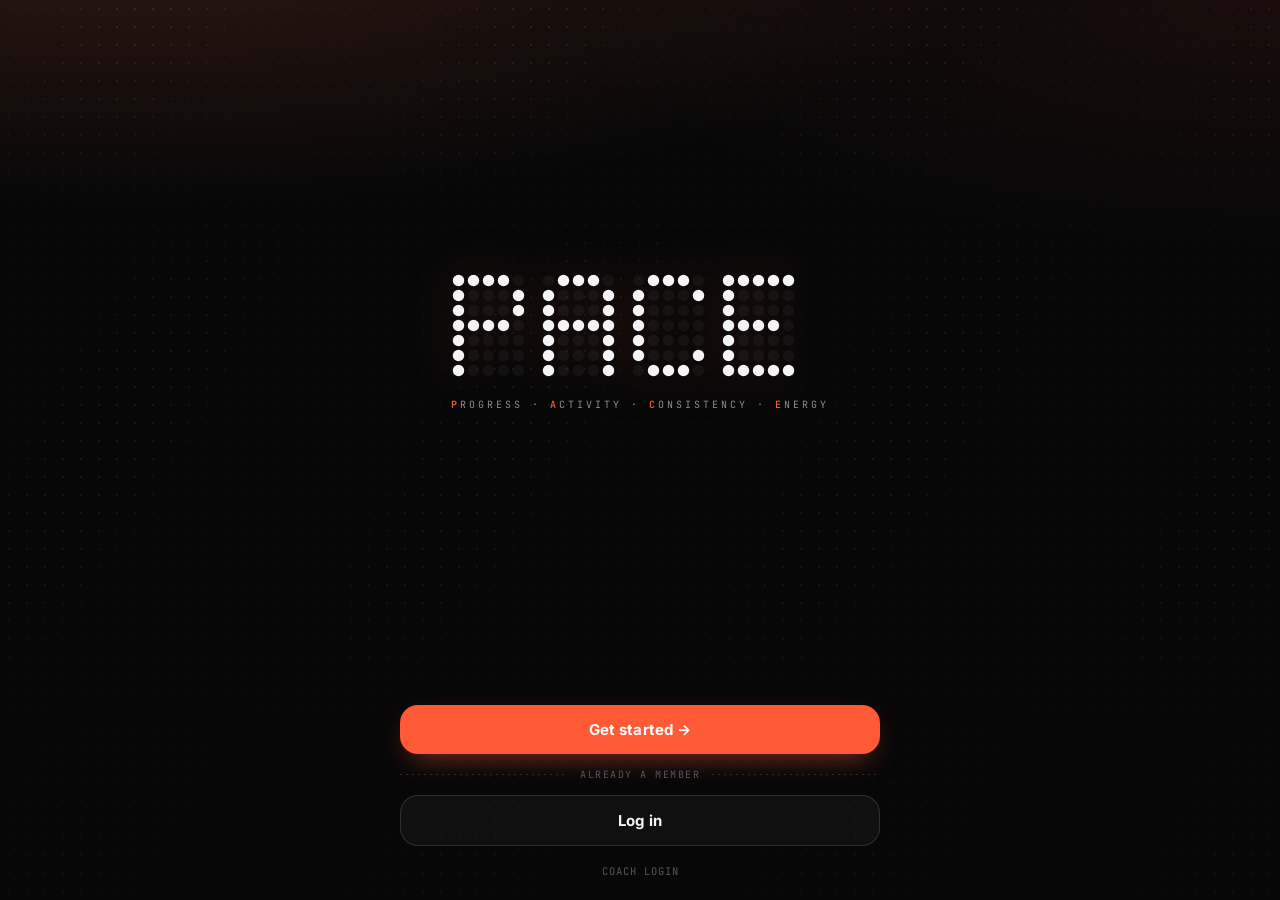
<file: index.html>
<!DOCTYPE html>
<html lang="en">
<head>
<meta charset="UTF-8">
<meta name="viewport" content="width=device-width, initial-scale=1.0, viewport-fit=cover, maximum-scale=1">
<title>PACE — Progress. Activity. Consistency. Energy.</title>
<meta name="apple-mobile-web-app-capable" content="yes">
<meta name="mobile-web-app-capable" content="yes">
<meta name="apple-mobile-web-app-status-bar-style" content="black-translucent">
<meta name="apple-mobile-web-app-title" content="PACE">
<meta name="theme-color" content="#070708">
<link rel="manifest" href="manifest.json">
<link rel="apple-touch-icon" href="icons/apple-touch-icon.png?v=3">
<link rel="icon" type="image/png" href="icons/icon-96.png?v=3">
<link rel="preconnect" href="https://fonts.googleapis.com">
<link rel="preconnect" href="https://fonts.gstatic.com" crossorigin>
<link href="https://fonts.googleapis.com/css2?family=Inter:wght@400;500;600;700;800&family=JetBrains+Mono:wght@400;500;600&display=swap" rel="stylesheet">
<link rel="stylesheet" href="pace-ui.css?v=7">
<style>
.screen{display:none;min-height:var(--app-h,100vh);flex-direction:column;
  padding:calc(var(--safe-top) + 18px) 20px calc(var(--safe-bot) + 22px);max-width:520px;margin:0 auto;}
.screen.active{display:flex;animation:rise .45s cubic-bezier(.16,1,.3,1);}
.center{align-items:center;justify-content:center;text-align:center;}
.logo{color:var(--text);filter:drop-shadow(0 0 24px rgba(255,90,54,.25));}
.tagline{font-family:var(--mono);font-size:10px;letter-spacing:3px;color:var(--text2);text-transform:uppercase;margin-top:20px;}
.tagline b{color:var(--acc);font-weight:500;}
.splash-actions{width:100%;margin-top:auto;padding-top:40px;}
.or{display:flex;align-items:center;gap:12px;margin:14px 0;font-family:var(--mono);font-size:10px;letter-spacing:1.5px;color:var(--text3);text-transform:uppercase;}
.or::before,.or::after{content:'';flex:1;height:1px;background:repeating-linear-gradient(90deg,var(--border2) 0 2px,transparent 2px 6px);}
.links{display:flex;justify-content:center;gap:16px;margin-top:18px;font-family:var(--mono);font-size:10.5px;letter-spacing:1px;}
.links a{color:var(--text3);text-decoration:none;}

.onb-head{display:flex;align-items:center;justify-content:space-between;margin-bottom:16px;}
.back{width:40px;height:40px;border-radius:50%;background:var(--card2);border:1px solid var(--border2);display:flex;align-items:center;justify-content:center;cursor:pointer;font-size:16px;}
.step{font-family:var(--mono);font-size:10.5px;letter-spacing:1.4px;color:var(--text2);}
.prog{display:grid;grid-template-columns:repeat(7,1fr);gap:4px;margin-bottom:26px;}
.prog i{height:4px;border-radius:2px;background:rgba(255,255,255,.08);}
.prog i.on{background:var(--acc);}
.q-label{font-family:var(--mono);font-size:10.5px;letter-spacing:1.5px;color:var(--acc);text-transform:uppercase;margin-bottom:8px;}
.q-title{font-size:27px;font-weight:800;letter-spacing:-.7px;line-height:1.1;margin-bottom:8px;}
.q-sub{font-size:14px;color:var(--text2);line-height:1.5;margin-bottom:22px;}
.btn-wrap{margin-top:auto;padding-top:22px;display:flex;flex-direction:column;gap:10px;}
.opts{display:flex;flex-direction:column;gap:8px;}
.opt{display:flex;align-items:center;gap:14px;padding:15px 16px;border-radius:var(--r-md);background:rgba(15,15,18,.92);border:1px solid var(--border);cursor:pointer;transition:all .18s;}
.opt .n{font-family:var(--mono);font-size:10.5px;color:var(--text3);width:18px;}
.opt .e{font-size:20px;}
.opt .t{flex:1;font-size:14.5px;font-weight:600;}
.opt .c{width:22px;height:22px;border-radius:50%;border:1.5px dashed var(--border2);display:flex;align-items:center;justify-content:center;font-size:11px;color:transparent;}
.opt.on{border-color:var(--acc-line);background:var(--acc-dim);}
.opt.on .c{background:var(--acc);border:1.5px solid var(--acc);color:#fff;}
.note-box{padding:14px 16px;border-radius:var(--r-md);border:1px solid var(--border);background:rgba(255,255,255,.025);font-size:13px;color:var(--text2);line-height:1.55;margin-top:6px;}
.note-box b{color:var(--text);}
.upload{border:1.5px dashed var(--border2);border-radius:var(--r-lg);padding:26px 18px;text-align:center;cursor:pointer;margin:6px 0 12px;transition:all .2s;}
.upload.has{border-color:var(--acc);background:var(--acc-dim);}
.upload .ui{font-size:28px;margin-bottom:8px;}
.upload b{display:block;font-size:14px;margin-bottom:4px;}
.upload span{font-size:12px;color:var(--text2);}
.amount{text-align:center;margin-bottom:14px;}
.amount .a{color:var(--acc);display:flex;justify-content:center;margin-bottom:6px;}
.qr{background:#fff;border-radius:18px;width:180px;height:180px;margin:0 auto 12px;display:flex;align-items:center;justify-content:center;color:#888;font-size:12px;flex-direction:column;gap:6px;}
.ok-ic{width:84px;height:84px;border-radius:50%;margin:0 auto 22px;display:flex;align-items:center;justify-content:center;background:var(--acc-dim);border:1px solid var(--acc-line);}
.ok-ic svg{width:38px;height:38px;stroke:var(--acc);fill:none;stroke-width:2.2;stroke-linecap:round;stroke-linejoin:round;}
.info{width:100%;text-align:left;margin-top:18px;}
.info .r{display:flex;justify-content:space-between;padding:11px 0;border-bottom:1px solid var(--border);font-size:13.5px;}
.info .r span:first-child{font-family:var(--mono);font-size:10.5px;letter-spacing:1px;color:var(--text2);text-transform:uppercase;}
.login-logo{display:flex;justify-content:center;margin:auto 0 8px;color:var(--text);}
.pw-hint{font-family:var(--mono);font-size:10.5px;color:var(--text3);line-height:1.6;margin:-4px 2px 18px;}
.pw-hint b{color:var(--text2);font-weight:500;}
.eye{position:absolute;right:12px;top:50%;transform:translateY(-50%);background:none;border:none;color:var(--text2);font-family:var(--mono);font-size:10px;letter-spacing:1px;}
.alert{display:none;padding:13px 15px;border-radius:14px;margin-bottom:16px;font-size:13px;line-height:1.5;}
.alert.show{display:block;}
.alert.err{background:rgba(255,90,90,.08);border:1px solid rgba(255,90,90,.3);color:#ffb3b3;}
.alert.warn{background:var(--acc-dim);border:1px solid var(--acc-line);color:#ffc7b8;}
</style>
</head>
<body>
<canvas id="bg-dots"></canvas>
<div class="bg-glow"></div>
<div class="toast" id="toast"></div>

<div class="scroll" id="app">

<!-- SPLASH -->
<div class="screen center active" id="screen-splash">
  <div style="margin-top:auto">
    <div class="logo" id="splash-logo"></div>
    <div class="tagline"><b>P</b>rogress · <b>A</b>ctivity · <b>C</b>onsistency · <b>E</b>nergy</div>
  </div>
  <div class="splash-actions">
    <button class="btn acc" onclick="goTo('screen-s1')">Get started →</button>
    <div class="or">already a member</div>
    <button class="btn ghost" onclick="goTo('screen-login')">Log in</button>
    <div class="links"><a href="trainer-login.html">COACH LOGIN</a></div>
  </div>
</div>

<!-- S1 -->
<div class="screen" id="screen-s1">
  <div class="onb-head"><div class="back" onclick="goTo('screen-splash')">←</div><div class="step">01 / 07</div><div style="width:40px"></div></div>
  <div class="prog" data-n="1"></div>
  <div class="q-label">Let's start</div>
  <div class="q-title">What should we call you?</div>
  <div class="q-sub">Your basic details to get you set up.</div>
  <div class="field"><label class="label">Full name</label><input class="input" id="inp-name" placeholder="e.g. Arjun Singh" autocomplete="name"></div>
  <div class="field"><label class="label">Phone number</label><input class="input" type="tel" inputmode="numeric" id="inp-phone" placeholder="98765 43210" autocomplete="tel"></div>
  <div class="field"><label class="label">Email</label><input class="input" type="email" id="inp-email" placeholder="you@example.com" autocomplete="email"></div>
  <div class="row2">
    <div class="field"><label class="label">Date of birth</label><input class="input" type="date" id="inp-dob" max=""></div>
    <div class="field"><label class="label">Gender</label>
      <select class="input" id="inp-gender"><option value="" disabled selected>Select</option><option value="male">Male</option><option value="female">Female</option><option value="other">Other</option></select></div>
  </div>
  <div class="btn-wrap"><button class="btn acc" id="s1-btn" onclick="validateS1()">Continue →</button></div>
</div>

<!-- S2 -->
<div class="screen" id="screen-s2">
  <div class="onb-head"><div class="back" onclick="goTo('screen-s1')">←</div><div class="step">02 / 07</div><div style="width:40px"></div></div>
  <div class="prog" data-n="2"></div>
  <div class="q-label">Your mission</div>
  <div class="q-title">What's your main goal?</div>
  <div class="q-sub">We'll build everything around this.</div>
  <div class="opts" data-key="goal">
    <div class="opt" data-v="weight_loss"><span class="n">01</span><span class="e">🔥</span><span class="t">Lose weight & burn fat</span><span class="c">✓</span></div>
    <div class="opt" data-v="weight_gain"><span class="n">02</span><span class="e">💪</span><span class="t">Build muscle & gain weight</span><span class="c">✓</span></div>
    <div class="opt" data-v="body_recomp"><span class="n">03</span><span class="e">⚡</span><span class="t">Body recomposition</span><span class="c">✓</span></div>
    <div class="opt" data-v="discipline"><span class="n">04</span><span class="e">🧠</span><span class="t">Discipline & healthy habits</span><span class="c">✓</span></div>
    <div class="opt" data-v="performance"><span class="n">05</span><span class="e">🏆</span><span class="t">Athletic performance</span><span class="c">✓</span></div>
  </div>
  <div class="btn-wrap"><button class="btn acc" onclick="validateOption('goal','screen-s3')">Continue →</button></div>
</div>

<!-- S3 -->
<div class="screen" id="screen-s3">
  <div class="onb-head"><div class="back" onclick="goTo('screen-s2')">←</div><div class="step">03 / 07</div><div style="width:40px"></div></div>
  <div class="prog" data-n="3"></div>
  <div class="q-label">Your body</div>
  <div class="q-title">Current stats & target</div>
  <div class="q-sub">Be honest — this is how we build your plan.</div>
  <div class="row2">
    <div class="field"><label class="label">Weight now (kg)</label><input class="input" type="number" inputmode="decimal" id="inp-cw" placeholder="75" step="0.1"></div>
    <div class="field"><label class="label">Target (kg)</label><input class="input" type="number" inputmode="decimal" id="inp-tw" placeholder="68" step="0.1"></div>
  </div>
  <div class="field"><label class="label">Height (cm)</label><input class="input" type="number" inputmode="numeric" id="inp-ht" placeholder="175"></div>
  <div class="field"><label class="label">Goal deadline</label><input class="input" type="date" id="inp-gd"></div>
  <div class="note-box"><b>Why we ask →</b> Your coach uses these to set calorie targets, macros and workout intensity. The deadline sets how aggressive the plan is.</div>
  <div class="btn-wrap"><button class="btn acc" onclick="validateS3()">Continue →</button></div>
</div>

<!-- S4 -->
<div class="screen" id="screen-s4">
  <div class="onb-head"><div class="back" onclick="goTo('screen-s3')">←</div><div class="step">04 / 07</div><div style="width:40px"></div></div>
  <div class="prog" data-n="4"></div>
  <div class="q-label">Training style</div>
  <div class="q-title">Where do you train?</div>
  <div class="q-sub">Your plan is built around your setup.</div>
  <div class="opts" data-key="workout_location">
    <div class="opt" data-v="gym"><span class="n">01</span><span class="e">🏋️</span><span class="t">Gym — full equipment</span><span class="c">✓</span></div>
    <div class="opt" data-v="home"><span class="n">02</span><span class="e">🏠</span><span class="t">Home — minimal equipment</span><span class="c">✓</span></div>
    <div class="opt" data-v="both"><span class="n">03</span><span class="e">🔄</span><span class="t">Both — gym & home</span><span class="c">✓</span></div>
    <div class="opt" data-v="outdoor"><span class="n">04</span><span class="e">🌳</span><span class="t">Outdoor — running, calisthenics</span><span class="c">✓</span></div>
  </div>
  <div class="btn-wrap"><button class="btn acc" onclick="validateOption('workout_location','screen-s5')">Continue →</button></div>
</div>

<!-- S5 -->
<div class="screen" id="screen-s5">
  <div class="onb-head"><div class="back" onclick="goTo('screen-s4')">←</div><div class="step">05 / 07</div><div style="width:40px"></div></div>
  <div class="prog" data-n="5"></div>
  <div class="q-label">Your diet</div>
  <div class="q-title">What do you eat?</div>
  <div class="q-sub">Your nutrition plan will match.</div>
  <div class="opts" data-key="diet_preference">
    <div class="opt" data-v="non_veg"><span class="n">01</span><span class="e">🍗</span><span class="t">Non-veg — chicken, eggs, fish</span><span class="c">✓</span></div>
    <div class="opt" data-v="veg"><span class="n">02</span><span class="e">🥦</span><span class="t">Vegetarian — no meat or eggs</span><span class="c">✓</span></div>
    <div class="opt" data-v="eggetarian"><span class="n">03</span><span class="e">🥚</span><span class="t">Eggetarian — veg + eggs</span><span class="c">✓</span></div>
    <div class="opt" data-v="vegan"><span class="n">04</span><span class="e">🌱</span><span class="t">Vegan — plant-based only</span><span class="c">✓</span></div>
  </div>
  <div class="btn-wrap"><button class="btn acc" onclick="validateOption('diet_preference','screen-s6')">Continue →</button></div>
</div>

<!-- S6 -->
<div class="screen" id="screen-s6">
  <div class="onb-head"><div class="back" onclick="goTo('screen-s5')">←</div><div class="step">06 / 07</div><div style="width:40px"></div></div>
  <div class="prog" data-n="6"></div>
  <div class="q-label">Optional</div>
  <div class="q-title">Share your current physique</div>
  <div class="q-sub">Helps your coach understand your starting point. Completely private.</div>
  <div class="upload" id="photo-box" onclick="document.getElementById('body-photo').click()"><div class="ui">📸</div><b>Tap to upload a photo</b><span>Front or side pose works best</span></div>
  <input type="file" id="body-photo" accept="image/*" style="display:none" onchange="pickFile(this,'photo-box','_bodyFile')">
  <div class="note-box"><b>🔒 Private</b> — only your coach can see this.</div>
  <div class="btn-wrap"><button class="btn acc" onclick="goTo('screen-s7')">Continue →</button><button class="btn ghost" onclick="goTo('screen-s7')">Skip for now</button></div>
</div>

<!-- S7 -->
<div class="screen" id="screen-s7">
  <div class="onb-head"><div class="back" onclick="goTo('screen-s6')">←</div><div class="step">07 / 07</div><div style="width:40px"></div></div>
  <div class="prog" data-n="7"></div>
  <div class="q-label">Last step</div>
  <div class="q-title">Complete your enrolment</div>
  <div class="amount"><div class="a" id="amount-dots"></div><div class="mono muted" style="font-size:10.5px;letter-spacing:1.5px">₹ / MONTHLY MEMBERSHIP</div></div>
  <div class="w" style="text-align:center">
    <div class="qr"><div style="font-size:34px">📱</div><div>Your QR code here</div></div>
    <div style="font-size:13px;color:var(--text2)">UPI ID: <b style="color:var(--text)">yourname@upi</b></div>
  </div>
  <div class="note-box"><b>How it works →</b> Pay, upload the screenshot, and your coach will activate your account within 24 hours. Your first password will be <b>Pace + your date of birth</b> (DDMMYYYY).</div>
  <div class="upload" id="pay-box" onclick="document.getElementById('pay-photo').click()" style="margin-top:12px"><div class="ui">🧾</div><b>Upload payment screenshot</b><span>JPG or PNG of your UPI confirmation</span></div>
  <input type="file" id="pay-photo" accept="image/*" style="display:none" onchange="pickFile(this,'pay-box','_paymentFile')">
  <div class="btn-wrap"><button class="btn acc" id="submit-btn" onclick="submitSignup()">Submit application →</button></div>
</div>

<!-- SUCCESS -->
<div class="screen center" id="screen-success">
  <div style="margin:auto 0;width:100%">
    <div class="ok-ic"><svg viewBox="0 0 24 24"><path d="M20 6L9 17l-5-5"/></svg></div>
    <div class="q-title">You're in the queue</div>
    <div class="q-sub">Your coach is reviewing your profile and will activate your account within 24 hours.</div>
    <div class="info" id="success-info"></div>
    <button class="btn ghost" style="margin-top:24px" onclick="goTo('screen-login')">Go to log in</button>
  </div>
</div>

<!-- LOGIN -->
<div class="screen" id="screen-login">
  <div class="onb-head"><div class="back" onclick="goTo('screen-splash')">←</div><div class="step">ATHLETE LOGIN</div><div style="width:40px"></div></div>
  <div class="login-logo" id="login-logo"></div>
  <div class="tagline" style="text-align:center;margin:14px 0 30px">Welcome back</div>
  <div class="alert" id="login-alert"></div>
  <div class="field"><label class="label">Phone number</label><input class="input" type="tel" inputmode="numeric" id="login-phone" placeholder="98765 43210" autocomplete="tel"></div>
  <div class="field" style="position:relative"><label class="label">Password</label>
    <div style="position:relative"><input class="input" type="password" id="login-password" placeholder="••••••••" autocomplete="current-password" style="padding-right:64px">
    <button class="eye" type="button" onclick="const i=document.getElementById('login-password');i.type=i.type==='password'?'text':'password';this.textContent=i.type==='password'?'SHOW':'HIDE'">SHOW</button></div></div>
  <div class="pw-hint">First login? Your password is <b>Pace</b> + date of birth as <b>DDMMYYYY</b><br>e.g. born 21 Nov 2000 → <b>Pace21112000</b></div>
  <button class="btn acc" id="login-btn" onclick="doLogin()">Log in →</button>
  <div class="or" style="margin-bottom:auto">new here</div>
  <button class="btn ghost" onclick="goTo('screen-s1')">Create account</button>
</div>

</div>

<script src="pace-ui.js?v=7"></script>
<script>
(function () {
  const P = PACE;
  P.startDots();

  // Already logged in?
  try { const s = JSON.parse(localStorage.getItem('pace2_session') || 'null'); if (s && s.id) { location.replace('app.html'); return; } } catch (e) {}

  P.setMx('splash-logo', 'PACE', Math.min(15, (Math.min(window.innerWidth, 520) - 60) / 23), { intro: true });
  P.setMx('login-logo', 'PACE', 9, { intro: true });
  P.setMx('amount-dots', '999', 7);
  document.querySelectorAll('.prog').forEach(p => p.innerHTML = Array.from({ length: 7 }, (_, i) => `<i class="${i < +p.dataset.n ? 'on' : ''}"></i>`).join(''));
  const today = P.localISO(new Date());
  document.getElementById('inp-dob').max = today;
  document.getElementById('inp-gd').min = today;

  const D = {}; const sel = {};
  window.goTo = id => {
    document.querySelectorAll('.screen').forEach(s => s.classList.remove('active'));
    document.getElementById(id).classList.add('active');
    document.getElementById('app').scrollTop = 0;
  };
  document.querySelectorAll('.opts').forEach(g => g.querySelectorAll('.opt').forEach(o => o.onclick = () => {
    g.querySelectorAll('.opt').forEach(x => x.classList.remove('on')); o.classList.add('on'); sel[g.dataset.key] = o.dataset.v;
  }));
  window.validateOption = (key, next) => { if (!sel[key]) { P.toast('Please select an option', 'error'); return; } D[key] = sel[key]; goTo(next); };

  const ageFrom = dob => { const b = new Date(dob), n = new Date(); let a = n.getFullYear() - b.getFullYear(); if (n < new Date(n.getFullYear(), b.getMonth(), b.getDate())) a--; return a; };

  window.validateS1 = async function () {
    const name = v('inp-name'), phone = v('inp-phone').replace(/\D/g, ''), email = v('inp-email'), dob = v('inp-dob'), gender = v('inp-gender');
    if (!name) return P.toast('Please enter your name', 'error');
    if (phone.length < 10) return P.toast('Enter a valid 10-digit phone number', 'error');
    if (!email || !email.includes('@')) return P.toast('Enter a valid email', 'error');
    if (!dob) return P.toast('Enter your date of birth', 'error');
    const age = ageFrom(dob);
    if (age < 12 || age > 90) return P.toast('Check your date of birth', 'error');
    if (!gender) return P.toast('Please select your gender', 'error');
    const btn = document.getElementById('s1-btn'); btn.disabled = true; btn.innerHTML = '<span class="spin"></span> Checking…';
    try {
      const st = await P.rpc('phone_status', { p_phone: phone });
      if (st === 'athlete_exists') { P.toast('This number already has an account — log in instead', 'error'); return; }
      if (st === 'request_pending') { P.toast('An application with this number is already waiting for approval', 'error'); return; }
    } catch (e) { P.toast('Check your internet and try again', 'error'); return; }
    finally { btn.disabled = false; btn.innerHTML = 'Continue →'; }
    Object.assign(D, { name, phone: phone.slice(-10), email, dob, age, gender });
    goTo('screen-s2');
  };
  window.validateS3 = function () {
    const cw = +v('inp-cw'), tw = +v('inp-tw'), ht = +v('inp-ht'), gd = v('inp-gd');
    if (!cw) return P.toast('Enter your current weight', 'error');
    if (!tw) return P.toast('Enter your target weight', 'error');
    if (!ht) return P.toast('Enter your height', 'error');
    if (!gd) return P.toast('Pick a goal deadline', 'error');
    if (new Date(gd) <= new Date()) return P.toast('Goal date must be in the future', 'error');
    Object.assign(D, { current_weight: cw, target_weight: tw, height: ht, goal_date: gd });
    goTo('screen-s4');
  };
  window.pickFile = (input, box, key) => {
    const f = input.files[0]; if (!f) return; D[key] = f;
    const b = document.getElementById(box); b.classList.add('has');
    b.querySelector('b').textContent = '✓ Selected'; b.querySelector('span').textContent = f.name;
  };
  async function upload(file, bucket, path) {
    const r = await fetch(`${P.SB_URL}/storage/v1/object/${bucket}/${path}`, { method: 'POST',
      headers: { apikey: P.SB_KEY, Authorization: `Bearer ${P.SB_KEY}`, 'Content-Type': file.type }, body: file });
    return r.ok ? `${P.SB_URL}/storage/v1/object/public/${bucket}/${path}` : null;
  }
  window.submitSignup = async function () {
    if (!D._paymentFile) return P.toast('Please upload the payment screenshot', 'error');
    const btn = document.getElementById('submit-btn'); btn.disabled = true; btn.innerHTML = '<span class="spin"></span> Submitting…';
    try {
      const ts = Date.now();
      const pay = await upload(D._paymentFile, 'payments', `${ts}_${D.phone}.jpg`);
      const body = D._bodyFile ? await upload(D._bodyFile, 'body-photos', `${ts}_${D.phone}.jpg`) : null;
      await P.rest('signup_requests', { method: 'POST', headers: { Prefer: 'return=minimal' }, body: JSON.stringify({
        name: D.name, phone: D.phone, email: D.email, dob: D.dob, age: D.age, gender: D.gender,
        goal: D.goal, current_weight: D.current_weight, target_weight: D.target_weight, height: D.height, goal_date: D.goal_date,
        workout_location: D.workout_location, diet_preference: D.diet_preference,
        payment_screenshot_url: pay || 'uploaded', body_image_url: body, status: 'payment_submitted' }) });
      document.getElementById('success-info').innerHTML = [['Name', D.name], ['Phone', D.phone], ['Goal', D.goal.replace('_', ' ')], ['Status', '<span style="color:var(--acc)">Under review</span>']]
        .map(([k, x]) => `<div class="r"><span>${k}</span><span>${k === 'Status' ? x : P.esc(x)}</span></div>`).join('');
      goTo('screen-success');
    } catch (e) {
      const m = String(e.message || '');
      P.toast(m.includes('PHONE_EXISTS') ? 'This number already has an account' : (m.includes('23505') || m.includes('duplicate')) ? 'An application with this number is already pending' : 'Something went wrong. Try again.', 'error');
    } finally { btn.disabled = false; btn.innerHTML = 'Submit application →'; }
  };

  // ── Login ──
  const alertBox = (type, html) => { const a = document.getElementById('login-alert'); a.className = 'alert show ' + type; a.innerHTML = html; };
  window.doLogin = async function () {
    const phone = v('login-phone').replace(/\D/g, ''), pw = document.getElementById('login-password').value;
    if (phone.length < 10 || !pw) return P.toast('Enter phone and password', 'error');
    const btn = document.getElementById('login-btn'); btn.disabled = true; btn.innerHTML = '<span class="spin"></span> Logging in…';
    try {
      const r = await P.rpc('athlete_login', { p_phone: phone, p_password: pw, p_device: P.deviceId() });
      if (r && r.athlete) { localStorage.setItem('pace2_session', JSON.stringify(r.athlete)); location.replace('app.html'); return; }
      const err = r && r.error;
      if (err === 'device_locked') alertBox('warn', '<b>Already logged in on another phone.</b><br>Your account works on one phone at a time. Log out on the other phone (Profile → Log out), or ask your coach to reset your phone.');
      else if (err === 'inactive') alertBox('warn', 'Your account isn\'t active yet. Your coach will activate it after checking your payment.');
      else if (err === 'locked') alertBox('err', 'Too many wrong tries. Please wait 15 minutes and try again.');
      else alertBox('err', 'Wrong phone number or password.');
    } catch (e) { alertBox('err', 'Couldn\'t reach the server. Check your internet.'); }
    btn.disabled = false; btn.innerHTML = 'Log in →';
  };
  document.getElementById('login-password').addEventListener('keydown', e => { if (e.key === 'Enter') doLogin(); });

  const reason = new URLSearchParams(location.search).get('reason');
  if (reason === 'device') { goTo('screen-login'); alertBox('warn', 'You were logged out because your account was opened on another phone, or your coach reset your phone. Log in again to continue.'); }
  else if (location.hash === '#login') goTo('screen-login');

  function v(id) { return document.getElementById(id).value.trim(); }
})();
</script>
</body>
</html>
</file>
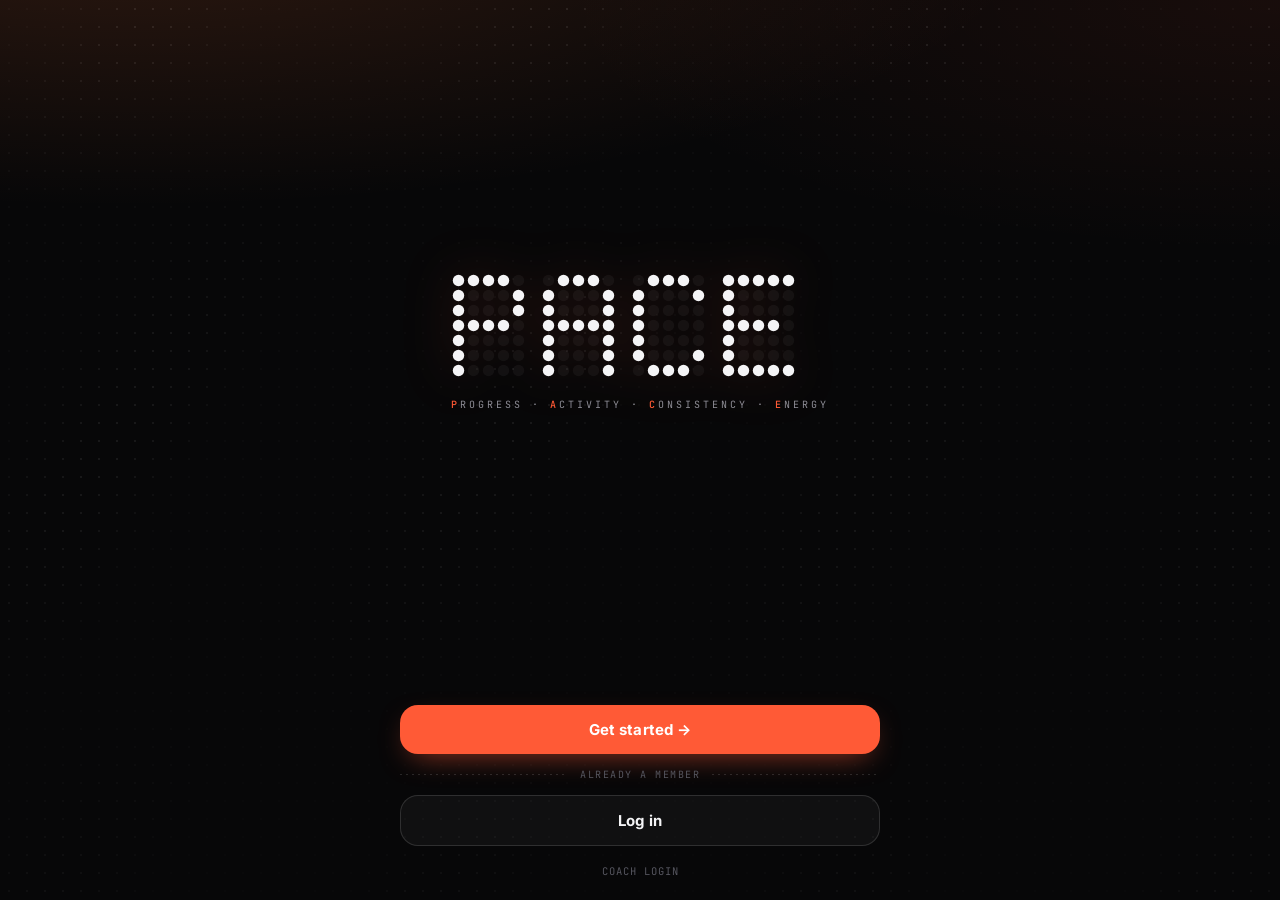
<file: app.html>
<!DOCTYPE html>
<html lang="en">
<head>
<meta charset="UTF-8">
<meta name="viewport" content="width=device-width, initial-scale=1.0, viewport-fit=cover, maximum-scale=1">
<title>PACE</title>
<meta name="apple-mobile-web-app-capable" content="yes">
<meta name="mobile-web-app-capable" content="yes">
<meta name="apple-mobile-web-app-status-bar-style" content="black-translucent">
<meta name="apple-mobile-web-app-title" content="PACE">
<meta name="theme-color" content="#070708">
<link rel="manifest" href="manifest.json">
<link rel="apple-touch-icon" href="icons/apple-touch-icon.png?v=3">
<link rel="icon" type="image/png" href="icons/icon-96.png?v=3">
<link rel="preconnect" href="https://fonts.googleapis.com">
<link rel="preconnect" href="https://fonts.gstatic.com" crossorigin>
<link href="https://fonts.googleapis.com/css2?family=Inter:wght@400;500;600;700;800&family=JetBrains+Mono:wght@400;500;600&display=swap" rel="stylesheet">
<link rel="stylesheet" href="pace-ui.css?v=7">
<style>
/* ── pages ── */
.page{display:none;padding:calc(var(--safe-top) + 18px) 16px calc(var(--safe-bot) + 110px);}
.page.active{display:block;}
.page.active > *{animation:rise .55s cubic-bezier(.16,1,.3,1) both;animation-delay:calc(var(--i,0) * 40ms);}

.topbar{display:flex;align-items:center;justify-content:space-between;margin:4px 2px 20px;gap:10px;}
.greeting{font-family:var(--mono);font-size:11px;color:var(--text2);letter-spacing:1.4px;text-transform:uppercase;margin-bottom:6px;}
.title{font-size:28px;font-weight:800;letter-spacing:-.8px;line-height:1.05;}
.top-right{display:flex;align-items:center;gap:10px;}
.avatar{width:40px;height:40px;border-radius:50%;background:var(--card2);border:1px solid var(--border2);display:flex;align-items:center;justify-content:center;
  font-weight:800;font-size:15px;cursor:pointer;}
.level-badge{position:relative;transform-origin:center;width:44px;height:44px;flex-shrink:0;}
.level-badge svg{width:44px;height:44px;transform:rotate(-90deg);}
.lb-bg{fill:none;stroke:rgba(255,255,255,.16);stroke-width:2.6;stroke-dasharray:.01 5.2;stroke-linecap:round;}
.lb-fg{fill:none;stroke:var(--acc);stroke-width:2.6;stroke-linecap:round;transition:stroke-dashoffset .8s cubic-bezier(.16,1,.3,1);}
.lb-txt{position:absolute;inset:0;display:flex;flex-direction:column;align-items:center;justify-content:center;}
.lv-num{font-weight:800;font-size:15px;line-height:1;font-variant-numeric:tabular-nums;}
.lv-lbl{font-family:var(--mono);font-size:7px;color:var(--text3);letter-spacing:1px;margin-top:1px;}

/* clock */
.clock-row{display:flex;justify-content:space-between;align-items:flex-end;gap:10px;}
.clock{display:flex;align-items:flex-start;gap:10px;}
.clk-side{display:flex;flex-direction:column;gap:6px;font-family:var(--mono);font-size:11px;color:var(--text2);}
#clk-sec{color:var(--acc);}
.clk-date{text-align:right;font-family:var(--mono);}
#clk-dow{font-size:12px;letter-spacing:2px;color:var(--text);margin-bottom:4px;}
#clk-date{font-size:11px;letter-spacing:1px;color:var(--text2);}
.hours{display:grid;grid-template-columns:repeat(24,1fr);gap:3px;margin-top:18px;}
.hours i{height:6px;border-radius:3px;background:rgba(255,255,255,.08);}
.hours i.past{background:rgba(255,255,255,.32);}
.hours i.now{background:var(--acc);box-shadow:0 0 10px var(--acc);animation:blink 1.6s ease-in-out infinite;}
.hours-lbl{display:flex;justify-content:space-between;margin-top:7px;font-family:var(--mono);font-size:9px;color:var(--text3);}

/* tiles */
.grid2{display:grid;grid-template-columns:1fr 1fr;gap:10px;margin-bottom:10px;}
.grid2 .w{margin-bottom:0;padding:16px;}
.grid2 .w-head{margin-bottom:10px;}
.s-val{min-height:39px;display:flex;align-items:flex-end;}
.s-val.acc{color:var(--acc);} .s-val.blue{color:var(--blue);}
.s-unit{font-family:var(--mono);font-size:10.5px;color:var(--text2);margin-top:6px;}
.w .pips{margin-top:14px;}
.s-foot{font-family:var(--mono);font-size:10.5px;margin-top:12px;color:var(--text3);}
.s-foot.down{color:var(--green);} .s-foot.up{color:var(--red);}
.hint{font-family:var(--mono);font-size:9px;letter-spacing:1px;color:var(--text3);}
.water-w{cursor:pointer;touch-action:pan-y;user-select:none;-webkit-user-select:none;transition:border-color .2s,background .2s;}
.water-w.flash-plus{border-color:rgba(77,163,255,.5);}
.water-w.flash-minus{border-color:rgba(255,90,90,.55);background:linear-gradient(180deg,rgba(255,90,90,.08),transparent),var(--card);}
.w-pop{position:absolute;top:42px;right:16px;font-weight:800;font-size:24px;opacity:0;pointer-events:none;}
.w-pop.show{animation:popUp .6s ease-out;}
.w-pop.plus{color:var(--blue);} .w-pop.minus{color:var(--red);}
@keyframes popUp{0%{opacity:0;transform:translateY(8px) scale(.8)}25%{opacity:1;transform:none}100%{opacity:0;transform:translateY(-14px)}}

/* hero */
.hero-title{font-size:22px;font-weight:800;letter-spacing:-.5px;margin-bottom:5px;}
.hero-note{font-size:13px;color:var(--text2);line-height:1.5;margin-bottom:12px;}
.tags{display:flex;flex-wrap:wrap;gap:6px;}
.tag{padding:5px 11px;border-radius:30px;font-family:var(--mono);font-size:10px;letter-spacing:.6px;text-transform:uppercase;
  color:var(--text2);border:1px solid var(--border2);background:rgba(255,255,255,.03);}
.tag.on{color:var(--acc);border-color:var(--acc-line);background:var(--acc-dim);}
.hero-count{position:absolute;top:40px;right:18px;color:rgba(255,255,255,.1);}

/* banner */
.banner{display:flex;align-items:center;gap:12px;padding:14px 16px;margin-bottom:10px;border-radius:var(--r-md);
  border:1px solid var(--acc-line);background:linear-gradient(90deg,var(--acc-dim),rgba(255,90,54,.03));cursor:pointer;}
.banner .b-ic{width:34px;height:34px;border-radius:50%;background:var(--acc);display:flex;align-items:center;justify-content:center;flex-shrink:0;}
.banner .b-ic svg{width:18px;height:18px;stroke:#fff;fill:none;stroke-width:2;}
.banner .b-t{font-size:14px;font-weight:700;}
.banner .b-s{font-size:12px;color:var(--text2);margin-top:2px;line-height:1.4;}

/* rows (habits / exercises) */
.row{display:flex;align-items:center;gap:12px;padding:13px 14px;margin-bottom:8px;background:rgba(15,15,18,.92);
  border:1px solid var(--border);border-radius:var(--r-md);transition:border-color .2s,opacity .2s;}
.check{width:28px;height:28px;border-radius:50%;flex-shrink:0;border:1.5px dashed var(--border2);display:flex;align-items:center;justify-content:center;
  font-size:13px;font-weight:800;color:transparent;transition:all .2s;cursor:pointer;}
.check.done{background:var(--acc);border:1.5px solid var(--acc);color:#fff;box-shadow:0 0 14px rgba(255,90,54,.4);}
.check.locked{opacity:.3;cursor:default;}
.row-body{flex:1;min-width:0;cursor:pointer;}
.row-name{font-size:15px;font-weight:600;white-space:nowrap;overflow:hidden;text-overflow:ellipsis;}
.row.done .row-name{color:var(--text2);text-decoration:line-through;text-decoration-color:var(--text3);}
.row-meta{font-family:var(--mono);font-size:10.5px;color:var(--text2);margin-top:4px;display:flex;gap:8px;flex-wrap:wrap;align-items:center;}
.row-meta .coach{color:var(--purple);}
.row-meta .bell{color:var(--acc);}
.row-meta .bell.soon{animation:blink 1.4s ease-in-out infinite;}
.week7{display:grid;grid-template-columns:repeat(7,6px);gap:3px;flex-shrink:0;}
.week7 i{width:6px;height:6px;border-radius:50%;background:rgba(255,255,255,.09);}
.week7 i.on{background:var(--acc);}
.ex-num{width:32px;height:32px;border-radius:10px;flex-shrink:0;background:var(--card2);border:1px solid var(--border);font-family:var(--mono);font-size:11px;
  color:var(--text2);display:flex;align-items:center;justify-content:center;}
.row.done .ex-num{color:var(--acc);border-color:var(--acc-line);}

/* day picker (workout) */
.day-picker{display:grid;grid-template-columns:repeat(7,1fr);gap:5px;margin-bottom:12px;}
.day-chip{display:flex;flex-direction:column;align-items:center;gap:4px;padding:9px 0 8px;border-radius:14px;cursor:pointer;
  background:rgba(15,15,18,.9);border:1px solid var(--border);position:relative;transition:all .18s;}
.dc-d{font-family:var(--mono);font-size:9.5px;letter-spacing:1px;text-transform:uppercase;color:var(--text2);}
.dc-n{font-weight:800;font-size:18px;line-height:1;font-variant-numeric:tabular-nums;}
.day-chip.today::after{content:'';position:absolute;bottom:-4px;width:4px;height:4px;border-radius:50%;background:var(--acc);}
.day-chip.rest .dc-n{color:var(--text3);}
.day-chip.active{background:var(--text);border-color:var(--text);}
.day-chip.active .dc-d,.day-chip.active .dc-n{color:var(--bg);}

/* date strip (diet) */
.date-strip{display:flex;gap:6px;overflow-x:auto;scroll-snap-type:x mandatory;scrollbar-width:none;margin:0 -16px 12px;padding:2px 16px 8px;}
.date-strip::-webkit-scrollbar{display:none;}
.date-strip .day-chip{flex:0 0 52px;scroll-snap-align:center;}
.date-strip .dc-t{font-family:var(--mono);font-size:7.5px;letter-spacing:.8px;color:var(--acc);height:9px;}
.date-strip .day-chip.active .dc-t{color:var(--acc);}
.date-strip .day-chip.past .dc-n{color:var(--text2);}

/* diet */
.kcal-row{display:flex;align-items:flex-end;justify-content:space-between;gap:10px;margin-bottom:14px;}
.kcal-row .of{font-family:var(--mono);font-size:11px;color:var(--text2);text-align:right;line-height:1.6;}
.mrow{display:grid;grid-template-columns:18px 1fr 70px;align-items:center;gap:10px;margin-top:9px;}
.mrow .ml{font-family:var(--mono);font-size:11px;font-weight:600;}
.mrow .mv{font-family:var(--mono);font-size:10.5px;color:var(--text2);text-align:right;}
.mbar{display:grid;grid-template-columns:repeat(20,1fr);gap:3px;}
.mbar i{height:7px;border-radius:2px;background:rgba(255,255,255,.07);}
.mrow.p .ml{color:var(--blue);} .mrow.p .mbar i.on{background:var(--blue);}
.mrow.c .ml{color:var(--yellow);} .mrow.c .mbar i.on{background:var(--yellow);}
.mrow.f .ml{color:var(--acc);} .mrow.f .mbar i.on{background:var(--acc);}
.more{font-family:var(--mono);font-size:10px;letter-spacing:1px;color:var(--text3);margin-top:14px;display:flex;justify-content:space-between;}
.more b{color:var(--acc);font-weight:500;}
.timeline{position:relative;padding-left:18px;}
.timeline::before{content:'';position:absolute;left:4px;top:10px;bottom:10px;width:1px;background:repeating-linear-gradient(180deg,var(--border2) 0 2px,transparent 2px 6px);}
.meal{position:relative;}
.meal::before{content:'';position:absolute;left:-18px;top:24px;width:9px;height:9px;border-radius:50%;background:var(--bg);border:1.5px solid var(--text3);}
.meal.eaten::before{background:var(--green);border-color:var(--green);}
.meal.next::before{background:var(--acc);border-color:var(--acc);box-shadow:0 0 10px var(--acc);color:var(--acc);animation:breathe 2s ease-in-out infinite;}
.meal.next .w{border-color:var(--acc-line);}
.meal.eaten .w{border-color:rgba(61,220,132,.25);}
.meal .w{padding:15px;margin-bottom:8px;display:flex;gap:12px;align-items:flex-start;}
.meal-main{flex:1;min-width:0;}
.meal-top{display:flex;justify-content:space-between;align-items:center;margin-bottom:6px;gap:8px;}
.meal-name{font-size:16px;font-weight:700;}
.meal-time{font-family:var(--mono);font-size:10.5px;color:var(--text2);white-space:nowrap;}
.badge-s{font-family:var(--mono);font-size:9px;letter-spacing:1px;padding:2px 7px;border-radius:20px;margin-left:8px;white-space:nowrap;}
.badge-s.next{color:var(--acc);border:1px solid var(--acc-line);background:var(--acc-dim);}
.badge-s.ok{color:var(--green);border:1px solid rgba(61,220,132,.3);background:rgba(61,220,132,.08);}
.meal-items{font-size:13px;color:var(--text2);line-height:1.55;}
.meal-macros{display:flex;gap:6px;flex-wrap:wrap;margin-top:10px;}
.mc{font-family:var(--mono);padding:3px 8px;border-radius:20px;font-size:10px;border:1px solid var(--border2);color:var(--text2);}
.mc.p{border-color:rgba(77,163,255,.3);color:var(--blue);} .mc.c{border-color:rgba(255,214,10,.3);color:var(--yellow);} .mc.f{border-color:var(--acc-line);color:var(--acc);}
.meal .check{margin-top:2px;}
.meal .check.done{background:var(--green);border-color:var(--green);box-shadow:0 0 14px rgba(61,220,132,.35);}

/* nutrients sheet */
.seg-tabs{display:flex;background:rgba(255,255,255,.05);border:1px solid var(--border);border-radius:14px;padding:3px;margin-bottom:16px;}
.seg-tabs div{flex:1;text-align:center;padding:9px;border-radius:11px;font-family:var(--mono);font-size:11px;letter-spacing:1px;text-transform:uppercase;color:var(--text2);cursor:pointer;}
.seg-tabs div.on{background:var(--text);color:var(--bg);}
.split{display:flex;height:12px;border-radius:6px;overflow:hidden;gap:2px;margin:10px 0 8px;}
.split i{display:block;height:100%;}
.legend{display:flex;justify-content:space-between;font-family:var(--mono);font-size:10.5px;color:var(--text2);}
.nrow{display:grid;grid-template-columns:1fr auto;gap:4px 10px;padding:11px 0;border-bottom:1px solid var(--border);}
.nrow:last-child{border-bottom:none;}
.nrow .nl{font-size:14px;font-weight:600;}
.nrow .nv{font-family:var(--mono);font-size:12px;color:var(--text2);text-align:right;}
.nrow .nb{grid-column:1/3;display:grid;grid-template-columns:repeat(25,1fr);gap:2px;}
.nrow .nb i{height:5px;border-radius:2px;background:rgba(255,255,255,.07);}
.nrow .nb i.on{background:var(--green);}
.nrow.limit .nb i.on{background:var(--yellow);}
.nrow.over .nb i.on{background:var(--red);}
.note{font-size:11.5px;color:var(--text3);line-height:1.5;margin-top:14px;}

/* progress */
.goal-row{display:flex;justify-content:space-between;align-items:center;gap:12px;}
.goal-num{display:flex;align-items:flex-end;gap:8px;}
.goal-num .u{font-family:var(--mono);font-size:12px;color:var(--text2);}
.goal-sub{font-family:var(--mono);font-size:11px;color:var(--text2);margin-top:10px;line-height:1.6;}
.ring-wrap{position:relative;width:92px;height:92px;flex-shrink:0;}
.ring-wrap svg{transform:rotate(-90deg);}
.ring-bg{fill:none;stroke:rgba(255,255,255,.18);stroke-width:4;stroke-dasharray:.01 7.4;stroke-linecap:round;}
.ring-fg{fill:none;stroke:var(--acc);stroke-width:4;stroke-linecap:round;transition:stroke-dashoffset .8s cubic-bezier(.16,1,.3,1);filter:drop-shadow(0 0 4px rgba(255,90,54,.6));}
.ring-label{position:absolute;inset:0;display:flex;align-items:center;justify-content:center;font-weight:800;font-size:19px;font-variant-numeric:tabular-nums;}
.chart{width:100%;height:auto;display:block;}
.chart .grid{stroke:rgba(255,255,255,.08);stroke-dasharray:1 4;}
.chart .ln{fill:none;stroke:var(--acc);stroke-width:1.6;stroke-linecap:round;stroke-linejoin:round;}
.chart .pt{fill:var(--text);}
.chart .pt.last{fill:var(--acc);animation:ptBreathe 1.8s ease-in-out infinite;transform-box:fill-box;transform-origin:center;}
@keyframes ptBreathe{0%,100%{opacity:1;transform:scale(1)}50%{opacity:.5;transform:scale(1.6)}}
.chart .lbl{font-family:var(--mono);font-size:8px;fill:var(--text3);}
.inline-log{display:flex;gap:8px;margin-top:14px;}
.inline-log .input{flex:1;font-weight:700;text-align:center;}
.inline-log .btn{width:auto;padding:0 18px;}
.cols7{display:grid;grid-template-columns:repeat(7,1fr);gap:6px;align-items:end;margin-top:4px;}
.col{display:flex;flex-direction:column-reverse;gap:3px;align-items:center;}
.col i{width:8px;height:6px;border-radius:2px;background:rgba(255,255,255,.07);}
.col i.on{background:var(--text);}
.blue .col i.on{background:var(--blue);}
.purple .col i.on{background:var(--purple);}
.acc .col i.on{background:var(--acc);}
.cols-lbl{display:grid;grid-template-columns:repeat(7,1fr);gap:6px;margin-top:8px;font-family:var(--mono);font-size:8.5px;color:var(--text3);text-align:center;}
.cols-lbl .t{color:var(--acc);}
.bmi-scale{display:grid;grid-template-columns:repeat(40,1fr);gap:2px;margin-top:14px;}
.bmi-scale i{height:8px;border-radius:2px;opacity:.35;}
.bmi-scale i.me{opacity:1;transform:scaleY(1.8);box-shadow:0 0 8px currentColor;}
.bmi-lbl{display:flex;justify-content:space-between;font-family:var(--mono);font-size:8.5px;color:var(--text3);margin-top:8px;}
.big-sub{font-family:var(--mono);font-size:11px;color:var(--text2);}
.stepper{display:flex;gap:8px;align-items:center;background:rgba(15,15,18,.92);border:1px solid var(--border);border-radius:var(--r-md);padding:6px;}
.stepper button{flex:1;padding:12px;background:var(--card2);border:1px solid var(--border);border-radius:12px;font-size:22px;font-weight:700;}
.stepper .sv{flex:2;display:flex;justify-content:center;}

/* chat */
#page-messages{padding-bottom:0;}
.chat-head{display:flex;align-items:center;gap:12px;margin:4px 2px 14px;}
.chat-head .avatar{cursor:default;background:var(--acc);border-color:var(--acc);color:#fff;}
.chat-head .who{font-size:18px;font-weight:800;}
.chat-head .st{font-family:var(--mono);font-size:10px;color:var(--green);letter-spacing:1px;margin-top:2px;}
#msg-list{padding-bottom:calc(var(--safe-bot) + 170px);}
.day-sep{text-align:center;margin:14px 0 10px;}
.day-sep span{font-family:var(--mono);font-size:9.5px;letter-spacing:1.2px;color:var(--text2);background:rgba(22,22,26,.95);border:1px solid var(--border);
  padding:4px 10px;border-radius:20px;text-transform:uppercase;}
.bub-wrap{display:flex;margin-bottom:6px;position:relative;}
.bub-wrap.me{justify-content:flex-end;}
.bub{max-width:80%;padding:9px 12px 7px;border-radius:18px;font-size:14.5px;line-height:1.45;word-wrap:break-word;white-space:normal;
  position:relative;transition:transform .2s;user-select:none;-webkit-user-select:none;-webkit-touch-callout:none;}
.me .bub{background:var(--text);color:var(--bg);border-bottom-right-radius:5px;}
.them .bub{background:rgba(24,24,28,.97);border:1px solid var(--border);border-bottom-left-radius:5px;}
.bub .tx{white-space:pre-wrap;}
.bub.deleted{font-style:italic;opacity:.6;}
.bub .meta{display:flex;justify-content:flex-end;gap:5px;align-items:center;font-family:var(--mono);font-size:9px;opacity:.55;margin-top:3px;}
.me .bub .tick.read{color:#0A84FF;opacity:1;}
.quote{border-left:3px solid var(--acc);border-radius:8px;padding:5px 8px;margin-bottom:6px;font-size:12.5px;cursor:pointer;}
.me .quote{background:rgba(0,0,0,.07);}
.them .quote{background:rgba(255,255,255,.05);}
.quote b{display:block;font-size:11px;color:var(--acc);margin-bottom:1px;}
.quote span{display:block;white-space:nowrap;overflow:hidden;text-overflow:ellipsis;opacity:.75;}
.reacts{position:absolute;bottom:-12px;display:flex;gap:2px;background:#1A1A1F;border:1px solid var(--border2);border-radius:12px;padding:1px 5px;font-size:12px;}
.me .reacts{right:10px;} .them .reacts{left:10px;}
.bub-wrap.has-react{margin-bottom:18px;}
.bub-wrap.flash .bub{animation:flash 1s;}
@keyframes flash{0%,100%{box-shadow:none}30%{box-shadow:0 0 0 3px var(--acc)}}
.reply-ic{position:absolute;top:50%;left:-4px;transform:translateY(-50%);width:26px;height:26px;border-radius:50%;background:var(--card2);
  display:flex;align-items:center;justify-content:center;opacity:0;font-size:13px;color:var(--acc);}
.composer{position:fixed;left:10px;right:10px;z-index:120;max-width:620px;margin:0 auto;
  bottom:calc(max(10px, calc(var(--safe-bot) - 12px)) + 72px);
  background:#121216;border:1px solid var(--border2);border-radius:24px;padding:6px;display:none;}
.composer.show{display:block;}
.composer.kb{bottom:auto;}
.reply-bar{display:none;align-items:center;gap:10px;padding:8px 10px 10px;border-bottom:1px solid var(--border);margin-bottom:6px;}
.reply-bar.show{display:flex;}
.reply-bar .rb{flex:1;min-width:0;border-left:3px solid var(--acc);padding-left:8px;}
.reply-bar .rb b{font-size:11px;color:var(--acc);display:block;}
.reply-bar .rb span{font-size:12.5px;color:var(--text2);display:block;white-space:nowrap;overflow:hidden;text-overflow:ellipsis;}
.reply-bar .x,.edit-x{width:26px;height:26px;border-radius:50%;background:var(--card2);border:none;font-size:13px;color:var(--text2);}
.cmp-row{display:flex;gap:8px;align-items:flex-end;}
#msg-input{flex:1;resize:none;border:none;background:transparent;color:var(--text);font-size:16px;line-height:1.35;padding:10px 12px;outline:none;max-height:120px;}
.send{width:42px;height:42px;border-radius:50%;background:var(--acc);color:#fff;border:none;flex-shrink:0;display:flex;align-items:center;justify-content:center;}
.send svg{width:18px;height:18px;stroke:#fff;fill:none;stroke-width:2.2;stroke-linecap:round;stroke-linejoin:round;}
.quick{display:flex;gap:6px;overflow-x:auto;scrollbar-width:none;padding:2px 2px 8px;}
.quick::-webkit-scrollbar{display:none;}
.quick .chip{text-transform:none;letter-spacing:0;font-family:var(--sans);font-size:12px;white-space:nowrap;}
.act-react{display:flex;justify-content:space-between;background:rgba(255,255,255,.05);border:1px solid var(--border);border-radius:18px;padding:8px 10px;margin-bottom:12px;}
.act-react span{font-size:26px;cursor:pointer;padding:2px 4px;border-radius:10px;}
.act-react span.on{background:var(--acc-dim);}
.act-list .btn{justify-content:flex-start;margin-bottom:8px;font-weight:600;}

/* train (diet-style, orange only) */
.seg i.on-acc{background:var(--acc);}
.trow{display:grid;grid-template-columns:30px 1fr 62px;align-items:center;gap:10px;margin-top:9px;}
.trow .tl{font-family:var(--mono);font-size:10.5px;font-weight:600;color:var(--acc);}
.trow .tv{font-family:var(--mono);font-size:10.5px;color:var(--text2);text-align:right;}
.tbar{display:grid;grid-template-columns:repeat(20,1fr);gap:3px;}
.tbar i{height:7px;border-radius:2px;background:rgba(255,255,255,.07);}
.tbar i.on{background:var(--acc);}
.sec .sec-count{order:3;font-size:10px;color:var(--text2);letter-spacing:1px;}
.tl-orange .exi{position:relative;}
.tl-orange .exi::before{content:'';position:absolute;left:-18px;top:24px;width:9px;height:9px;border-radius:50%;background:var(--bg);border:1.5px solid var(--text3);}
.tl-orange .exi.done::before{background:var(--acc);border-color:var(--acc);}
.tl-orange .exi.next::before{background:var(--acc);border-color:var(--acc);color:var(--acc);box-shadow:0 0 10px var(--acc);animation:breathe 2s ease-in-out infinite;}
.tl-orange .exi .w{padding:15px;margin-bottom:8px;display:flex;gap:12px;align-items:flex-start;}
.tl-orange .exi.done .w,.tl-orange .exi.next .w{border-color:var(--acc-line);}
.tl-orange .exi.done .meal-name{color:var(--text2);}
.tl-orange .exi .check{margin-top:2px;}
.mc.o{border-color:var(--acc);color:var(--acc);}
.mc.o2{border-color:rgba(255,90,54,.35);color:rgba(255,140,110,.9);}
.mc.o3{border-color:var(--acc-line);color:var(--acc);background:var(--acc-dim);}

/* kitchen */
.icon-btn{width:44px;height:44px;border-radius:14px;flex-shrink:0;background:var(--card2);border:1px solid var(--border2);display:flex;align-items:center;justify-content:center;
  cursor:pointer;position:relative;color:var(--text);}
.icon-btn svg{width:21px;height:21px;stroke:currentColor;fill:none;stroke-width:1.7;stroke-linecap:round;stroke-linejoin:round;}
.icon-btn:active{transform:scale(.95);}
.icon-btn .badge{position:absolute;top:-5px;right:-5px;min-width:18px;height:18px;padding:0 5px;border-radius:9px;background:var(--acc);color:#fff;
  font-family:var(--mono);font-size:10px;display:none;align-items:center;justify-content:center;box-shadow:0 0 10px rgba(255,90,54,.6);}
.icon-btn .badge.show{display:flex;}
.tb-left{display:flex;align-items:center;gap:12px;}
.k-row{display:flex;align-items:center;gap:12px;padding:12px 12px 12px 14px;margin-bottom:8px;background:rgba(15,15,18,.92);border:1px solid var(--border);border-radius:var(--r-md);}
.k-row.low{border-color:var(--acc-line);}
.k-row.empty-q{opacity:.55;}
.k-emo{width:38px;height:38px;border-radius:12px;background:rgba(255,255,255,.04);border:1px solid var(--border);display:flex;align-items:center;justify-content:center;font-size:19px;flex-shrink:0;}
.k-body{flex:1;min-width:0;cursor:pointer;}
.k-name{font-size:15px;font-weight:600;white-space:nowrap;overflow:hidden;text-overflow:ellipsis;}
.k-sub{font-family:var(--mono);font-size:10.5px;color:var(--text2);margin-top:3px;display:flex;align-items:center;gap:8px;}
.k-sub .lowtag{color:var(--acc);}
.k-fill{display:grid;grid-template-columns:repeat(10,1fr);gap:2px;margin-top:7px;max-width:120px;}
.k-fill i{height:4px;border-radius:2px;background:rgba(255,255,255,.08);}
.k-fill i.on{background:var(--green);} .k-row.low .k-fill i.on{background:var(--acc);}
.k-qty{display:flex;align-items:center;gap:6px;flex-shrink:0;}
.k-qty .q{font-family:var(--mono);font-size:13px;font-weight:600;min-width:62px;text-align:center;}
.k-qty button{width:32px;height:32px;border-radius:10px;background:var(--card2);border:1px solid var(--border2);font-size:17px;font-weight:700;color:var(--text);}
.k-qty button:active{border-color:var(--acc-line);}
.n-row{display:flex;align-items:center;gap:12px;padding:12px 14px;margin-bottom:8px;background:rgba(15,15,18,.92);border:1px solid var(--border);border-radius:var(--r-md);}
.n-row .st{width:26px;height:26px;border-radius:50%;display:flex;align-items:center;justify-content:center;font-size:12px;font-weight:800;flex-shrink:0;}
.n-row.ok .st{background:rgba(61,220,132,.12);color:var(--green);border:1px solid rgba(61,220,132,.3);}
.n-row.short .st{background:rgba(255,214,10,.1);color:var(--yellow);border:1px solid rgba(255,214,10,.3);}
.n-row.missing .st{background:rgba(255,90,90,.1);color:var(--red);border:1px solid rgba(255,90,90,.3);}
.n-row .nm{flex:1;min-width:0;}
.n-row .nm b{display:block;font-size:14.5px;font-weight:600;}
.n-row .nm span{font-family:var(--mono);font-size:10.5px;color:var(--text2);}
.n-row .buy{font-family:var(--mono);font-size:11px;text-align:right;white-space:nowrap;}
.n-row.ok .buy{color:var(--green);} .n-row.short .buy{color:var(--yellow);} .n-row.missing .buy{color:var(--red);}
.n-row.bought{opacity:.5;} .n-row.bought .nm b{text-decoration:line-through;}
.n-row .check{--ring:var(--green);}
.n-row .check.done{background:var(--green);border-color:var(--green);}
.range{display:flex;gap:6px;margin-bottom:12px;}
.k-chips{display:flex;flex-wrap:wrap;gap:6px;margin-bottom:16px;}
.k-chips .chip{text-transform:none;letter-spacing:0;font-family:var(--sans);font-size:12.5px;}
.unit-row{display:grid;grid-template-columns:1fr 120px;gap:10px;}

/* habit editor */
.icons{display:flex;flex-wrap:wrap;gap:8px;margin-bottom:14px;}
.icons span{width:42px;height:42px;border-radius:12px;display:flex;align-items:center;justify-content:center;font-size:20px;cursor:pointer;
  background:rgba(255,255,255,.04);border:1px solid var(--border);}
.icons span.on{border-color:var(--acc);background:var(--acc-dim);}
.dow{display:grid;grid-template-columns:repeat(7,1fr);gap:6px;margin-bottom:16px;}
.dow span{padding:10px 0;text-align:center;border-radius:12px;font-family:var(--mono);font-size:11px;cursor:pointer;
  background:rgba(255,255,255,.04);border:1px solid var(--border);color:var(--text2);}
.dow span.on{background:var(--text);color:var(--bg);border-color:var(--text);}
.set-row{display:flex;align-items:center;justify-content:space-between;gap:12px;padding:14px 0;border-bottom:1px solid var(--border);}
.set-row .t{font-size:15px;font-weight:600;} .set-row .s{font-size:12px;color:var(--text2);margin-top:2px;}
</style>
</head>
<body>
<canvas id="bg-dots"></canvas>
<div class="bg-glow"></div>

<div id="app-loader">
  <div id="loader-logo" style="color:var(--text)"></div>
  <div class="sub">Loading your plan</div>
  <div class="ld-dots"><i></i><i></i><i></i><i></i><i></i></div>
</div>
<div class="toast" id="toast"></div>

<!-- ═════════ HABITS (home) ═════════ -->
<div class="page scroll active" id="page-habits">
  <div class="topbar">
    <div>
      <div class="greeting" id="greeting-text">Good morning</div>
      <div class="title" id="athlete-name-display">—</div>
    </div>
    <div class="top-right">
      <div class="level-badge" onclick="switchPage('progress')">
        <svg viewBox="0 0 44 44"><circle class="lb-bg" cx="22" cy="22" r="19"/><circle class="lb-fg" id="lvl-ring" cx="22" cy="22" r="19" stroke-dasharray="119.4" stroke-dashoffset="119.4"/></svg>
        <div class="lb-txt"><div class="lv-num" id="lvl-num">1</div><div class="lv-lbl">LVL</div></div>
      </div>
      <div class="avatar" id="avatar" onclick="openSettings()">·</div>
    </div>
  </div>

  <section class="w">
    <div class="w-head"><span class="wl"><b>01</b>Local time</span><span class="live"><i></i>LIVE</span></div>
    <div class="clock-row">
      <div class="clock"><span id="clk-time"></span><span class="clk-side"><span id="clk-ampm">--</span><span id="clk-sec">00</span></span></div>
      <div class="clk-date"><div id="clk-dow">—</div><div id="clk-date">—</div></div>
    </div>
    <div class="hours" id="clk-hours"></div>
    <div class="hours-lbl"><span>00</span><span>06</span><span>12</span><span>18</span><span>24</span></div>
  </section>

  <div class="grid2">
    <div class="w tap" onclick="document.getElementById('habit-list').scrollIntoView({behavior:'smooth',block:'start'})">
      <div class="w-head"><span class="wl"><b>02</b>Habits today</span></div>
      <div class="s-val acc" id="hab-count"></div>
      <div class="s-unit" id="hab-sub">done</div>
      <div class="pips acc sweep" id="hab-pips"></div>
    </div>
    <div class="w water-w" id="water-tile">
      <div class="w-head"><span class="wl"><b>03</b>Water</span><span class="hint" style="color:var(--blue)">TAP +</span></div>
      <div class="s-val" id="water-val"></div>
      <div class="s-unit">of 8 glasses</div>
      <div class="pips blue" id="water-pips"></div>
      <div class="hint" style="margin-top:8px">‹ SWIPE −</div>
      <div class="w-pop" id="water-pop"></div>
    </div>
  </div>

  <div id="reminder-banner"></div>

  <section class="w tap" onclick="switchPage('workout')">
    <div class="w-head"><span class="wl"><b>04</b><span id="home-day-label">Today</span> · Session</span><span class="mono muted">→</span></div>
    <div class="hero-title" id="home-workout-title">—</div>
    <div class="hero-note" id="home-workout-note"></div>
    <div class="tags" id="home-workout-tags"></div>
    <div class="hero-count" id="home-ex-count"></div>
  </section>

  <div class="sec" id="habit-list"><span class="sec-act" onclick="openHabitEditor()">+ ADD</span>05 · Habits</div>
  <div id="habits"></div>
</div>

<!-- ═════════ WORKOUT ═════════ -->
<div class="page scroll" id="page-workout">
  <div class="topbar"><div><div class="greeting">Training</div><div class="title" id="workout-day-display">—</div></div></div>
  <div class="day-picker" id="workout-day-picker"></div>
  <div id="workout-content"></div>
</div>

<!-- ═════════ DIET ═════════ -->
<div class="page scroll" id="page-diet">
  <div class="topbar"><div class="tb-left">
    <div class="icon-btn" id="fridge-btn" onclick="openKitchen()" aria-label="Kitchen">
      <svg viewBox="0 0 24 24"><rect x="5" y="2.5" width="14" height="19" rx="2.5"/><path d="M5 10h14M8.5 6v1.5M8.5 13v3"/></svg>
      <span class="badge" id="fridge-badge"></span></div>
    <div><div class="greeting" id="diet-greet">Nutrition</div><div class="title" id="diet-title">Today's Plan</div></div></div></div>
  <div class="date-strip" id="date-strip"></div>
  <div id="diet-content"></div>
</div>

<!-- ═════════ KITCHEN ═════════ -->
<div class="page scroll" id="page-kitchen">
  <div class="topbar"><div class="tb-left">
    <div class="icon-btn" onclick="switchPage('diet')" aria-label="Back"><svg viewBox="0 0 24 24"><path d="M15 18l-6-6 6-6"/></svg></div>
    <div><div class="greeting">Groceries at home</div><div class="title">Kitchen</div></div></div>
    <button class="btn acc sm" onclick="openAddItem()">+ Add</button></div>
  <div class="seg-tabs" id="k-tabs"><div data-t="stock" class="on">In stock</div><div data-t="needs">Needs</div><div data-t="shop">Shopping</div></div>
  <div id="k-content"></div>
</div>

<!-- ═════════ PROGRESS ═════════ -->
<div class="page scroll" id="page-progress">
  <div class="topbar"><div><div class="greeting">Your journey</div><div class="title">Progress</div></div></div>
  <div id="progress-content"></div>
</div>

<!-- ═════════ COACH CHAT ═════════ -->
<div class="page scroll" id="page-messages">
  <div class="chat-head">
    <div class="avatar">C</div>
    <div><div class="who">Coach</div><div class="st">● YOUR TRAINER</div></div>
  </div>
  <div id="msg-list"></div>
</div>

<div class="composer" id="composer">
  <div class="reply-bar" id="reply-bar">
    <div class="rb"><b id="rb-who">Replying</b><span id="rb-text"></span></div>
    <button class="x" onclick="cancelReply()">✕</button>
  </div>
  <div class="quick" id="quick">
    <span class="chip" onclick="quickSend(this)">✅ Done for today</span>
    <span class="chip" onclick="quickSend(this)">💪 Workout complete</span>
    <span class="chip" onclick="quickSend(this)">🍽️ Meals on track</span>
    <span class="chip" onclick="quickSend(this)">❓ Have a question</span>
    <span class="chip" onclick="quickSend(this)">🤕 Feeling sore</span>
  </div>
  <div class="cmp-row">
    <textarea id="msg-input" rows="1" placeholder="Message your coach…" enterkeyhint="send"></textarea>
    <button class="send" id="send-btn" onclick="sendMessage()"><svg viewBox="0 0 24 24"><path d="M12 19V5M5 12l7-7 7 7"/></svg></button>
  </div>
</div>

<!-- ═════════ CAPSULE DOCK ═════════ -->
<nav class="dock" id="dock">
  <div class="dock-item active" data-page="habits" onclick="switchPage('habits')"><div class="dd"></div>
    <svg viewBox="0 0 24 24"><path d="M9 11l3 3 8-8"/><path d="M20 12v7a2 2 0 01-2 2H6a2 2 0 01-2-2V5a2 2 0 012-2h9"/></svg><span>Habits</span></div>
  <div class="dock-item" data-page="workout" onclick="switchPage('workout')"><div class="dd"></div>
    <svg viewBox="0 0 24 24"><path d="M6 5v14M18 5v14M6 12h12M3 8v8M21 8v8"/></svg><span>Train</span></div>
  <div class="dock-item" data-page="diet" onclick="switchPage('diet')"><div class="dd"></div>
    <svg viewBox="0 0 24 24"><path d="M6 3v6a3 3 0 006 0V3M9 3v18"/><path d="M18 21V3c-2 1-3 4-3 8h3"/></svg><span>Diet</span></div>
  <div class="dock-item" data-page="progress" onclick="switchPage('progress')"><div class="dd"></div>
    <svg viewBox="0 0 24 24"><polyline points="22 12 18 12 15 21 9 3 6 12 2 12"/></svg><span>Progress</span></div>
  <div class="dock-item" data-page="messages" onclick="switchPage('messages')"><div class="dd"></div><div class="badge" id="chat-badge"></div>
    <svg viewBox="0 0 24 24"><path d="M21 15a2 2 0 01-2 2H7l-4 4V5a2 2 0 012-2h14a2 2 0 012 2z"/></svg><span>Coach</span></div>
</nav>

<script src="pace-ui.js?v=7"></script>
<script src="nutrition.js?v=7"></script>
<script src="kitchen-core.js?v=7"></script>
<script src="train-core.js?v=7"></script>
<script>
(function () {
  const P = PACE, esc = P.esc, rest = P.rest, rpc = P.rpc, DAYS = P.DAYS, DS = P.DAYS_SHORT, MONTHS = P.MONTHS;
  P.startDots();
  P.setMx('loader-logo', 'PACE', 9, { intro: true });

  // ── Session ──
  let ATHLETE = null;
  try { ATHLETE = JSON.parse(localStorage.getItem('pace2_session') || 'null'); } catch (e) {}
  if (!ATHLETE || !ATHLETE.id) { location.replace('index.html'); return; }
  const DEVICE = P.deviceId();

  const NOW = new Date();
  const DOW = NOW.getDay();
  const TODAY = P.localISO(NOW);
  let TODAY_LOG = null, LOGS = [], MSGS = [];
  let viewDOW = DOW, dietDate = new Date(NOW), sleepVal = 7;
  let currentPage = 'habits';

  const ATH_COLS = 'id,name,phone,email,goal,current_weight,target_weight,height,age,dob,gender,workout_preference,diet_preference,workout_plan,diet_plan,habit_list,status,trainer_id,goal_date,created_at,kitchen_reminder';

  document.querySelectorAll('.page').forEach(p => Array.from(p.children).forEach((c, i) => c.style.setProperty('--i', i)));

  // ═════════ INIT ═════════
  async function init() {
    startClock();
    try {
      const ok = await rpc('athlete_check_device', { p_athlete: ATHLETE.id, p_device: DEVICE });
      if (ok === false) { forceLogout('device'); return; }
    } catch (e) { /* offline: keep going with cached data */ }

    try {
      const [a] = await rest(`athletes?id=eq.${ATHLETE.id}&select=${ATH_COLS}`);
      if (a) { ATHLETE = a; localStorage.setItem('pace2_session', JSON.stringify(a)); }
    } catch (e) {}

    try {
      LOGS = await rest(`daily_logs?athlete_id=eq.${ATHLETE.id}&order=log_date.desc&limit=120&select=id,log_date,water_ml,sleep_hours,weight,habits,diet_log,xp_earned`) || [];
      TODAY_LOG = LOGS.find(l => l.log_date === TODAY) || null;
      if (!TODAY_LOG) {
        const r = await rest('daily_logs', { method: 'POST', headers: { Prefer: 'return=representation' },
          body: JSON.stringify({ athlete_id: ATHLETE.id, log_date: TODAY, water_ml: 0, habits: {}, diet_log: {}, xp_earned: 0 }) });
        TODAY_LOG = r && r[0]; if (TODAY_LOG) LOGS.unshift(TODAY_LOG);
      }
    } catch (e) {}
    if (!TODAY_LOG) TODAY_LOG = { water_ml: 0, habits: {}, diet_log: {}, xp_earned: 0 };
    TODAY_LOG.habits = TODAY_LOG.habits || {}; TODAY_LOG.diet_log = TODAY_LOG.diet_log || {};
    if (TODAY_LOG.sleep_hours) sleepVal = parseFloat(TODAY_LOG.sleep_hours);

    await normalizeHabits();
    await loadPantry();
    renderAll();
    const ld = document.getElementById('app-loader'); ld.classList.add('hide'); setTimeout(() => ld.remove(), 450);
    refreshPush(true);
    pollUnread(); setInterval(pollUnread, 20000);
    if (location.hash === '#messages') switchPage('messages');
    if (location.hash === '#kitchen') { switchPage('diet'); openKitchen('needs'); }
  }

  async function saveLog(patch) {
    Object.assign(TODAY_LOG, patch);
    if (!TODAY_LOG.id) return;
    try { await rest(`daily_logs?id=eq.${TODAY_LOG.id}`, { method: 'PATCH', body: JSON.stringify(patch) }); }
    catch (e) { P.toast('Could not save — check internet', 'error'); }
  }
  async function saveAthlete(patch) {
    Object.assign(ATHLETE, patch);
    localStorage.setItem('pace2_session', JSON.stringify(ATHLETE));
    try { await rest(`athletes?id=eq.${ATHLETE.id}`, { method: 'PATCH', body: JSON.stringify(patch) }); }
    catch (e) { P.toast('Could not save — check internet', 'error'); }
  }
  function forceLogout(reason) {
    localStorage.removeItem('pace2_session');
    location.replace('index.html' + (reason ? '?reason=' + reason : ''));
  }

  function renderAll() {
    renderHeader(); renderHabitsPage(); renderWorkout(); renderDiet(); renderProgress();
  }

  // ═════════ HEADER / XP ═════════
  const totalXP = () => LOGS.reduce((a, l) => a + (l.xp_earned || 0), 0);
  function renderHeader() {
    const h = new Date().getHours();
    document.getElementById('greeting-text').textContent = h < 12 ? 'Good morning' : h < 17 ? 'Good afternoon' : 'Good evening';
    document.getElementById('athlete-name-display').textContent = (ATHLETE.name || 'Athlete').split(' ')[0];
    document.getElementById('avatar').textContent = (ATHLETE.name || 'A')[0].toUpperCase();
    const xp = totalXP(), lvl = Math.floor(xp / 500) + 1, frac = (xp % 500) / 500;
    document.getElementById('lvl-num').textContent = lvl;
    document.getElementById('lvl-ring').style.strokeDashoffset = 119.4 * (1 - frac);
  }
  function addXP(n) {
    saveLog({ xp_earned: Math.max(0, (TODAY_LOG.xp_earned || 0) + n) });
    renderHeader();
  }

  // ═════════ CLOCK ═════════
  let lastHour = -1;
  function startClock() {
    const hours = document.getElementById('clk-hours');
    hours.innerHTML = '<i></i>'.repeat(24);
    const tick = () => {
      const d = new Date(), h = d.getHours(), m = d.getMinutes();
      P.setMx('clk-time', `${h % 12 || 12}:${String(m).padStart(2, '0')}`, 8, { blinkColon: true });
      document.getElementById('clk-ampm').textContent = h < 12 ? 'AM' : 'PM';
      document.getElementById('clk-sec').textContent = String(d.getSeconds()).padStart(2, '0');
      document.getElementById('clk-dow').textContent = DAYS[d.getDay()].toUpperCase();
      document.getElementById('clk-date').textContent = `${d.getDate()} ${MONTHS[d.getMonth()]} ${d.getFullYear()}`;
      if (h !== lastHour) {
        lastHour = h;
        Array.from(hours.children).forEach((el, i) => (el.className = i < h ? 'past' : i === h ? 'now' : ''));
        if (ATHLETE) renderHeader();
        if (P.localISO(d) !== TODAY) location.reload(); // new day → fresh log
      }
    };
    tick(); setInterval(tick, 1000);
  }

  // ═════════ HABITS ═════════
  const ICONS = ['✅','💧','🏃','🚶','🏋️','🧘','📖','😴','💊','🥗','🍎','☀️','🧠','🙏','📵','🚭','🦷','✍️'];
  const habits = () => ATHLETE.habit_list || [];
  const hid = () => 'h' + Date.now().toString(36) + Math.random().toString(36).slice(2, 6);

  async function normalizeHabits() {
    let changed = false;
    const list = (ATHLETE.habit_list || []).map(h => {
      if (typeof h === 'string') { changed = true; h = { name: h }; }
      const o = { ...h };
      if (!o.id) { o.id = hid(); changed = true; }
      if (!o.by) { o.by = 'trainer'; changed = true; }
      if (!Array.isArray(o.days)) o.days = [0, 1, 2, 3, 4, 5, 6];
      return o;
    });
    ATHLETE.habit_list = list;
    if (changed) await saveAthlete({ habit_list: list });
  }
  const soon = t => { const [hh, mm] = t.split(':').map(Number), now = new Date(), d = hh * 60 + mm - (now.getHours() * 60 + now.getMinutes()); return d >= -30 && d <= 60; };
  const dueToday = h => (h.days && h.days.length ? h.days : [0,1,2,3,4,5,6]).includes(DOW);
  const daysText = d => !d || d.length === 7 ? 'Daily' : (d.join() === '1,2,3,4,5' ? 'Weekdays' : d.join() === '0,6' ? 'Weekends' : d.map(i => DS[i].slice(0, 2)).join(' '));

  function renderHabitsPage() {
    // today summary
    const today = habits().filter(dueToday);
    const done = today.filter(h => TODAY_LOG.habits[h.id]).length;
    P.setMx('hab-count', `${done}/${today.length}`, 5.6);
    document.getElementById('hab-sub').textContent = today.length ? (done === today.length ? 'all done 🔥' : `${today.length - done} left today`) : 'no habits yet';
    document.getElementById('hab-pips').innerHTML = P.pips(Math.max(today.length, 1), done);
    renderWater();
    renderBanner();
    renderSession();

    const box = document.getElementById('habits');
    if (!habits().length) {
      box.innerHTML = P.empty('No habits yet', 'Tap <b style="color:var(--acc)">+ ADD</b> to create your own habit with a reminder — your coach can add some too.');
      return;
    }
    const last7 = Array.from({ length: 7 }, (_, i) => { const d = new Date(); d.setDate(d.getDate() - 6 + i); return P.localISO(d); });
    const sorted = [...habits()].sort((a, b) => (dueToday(b) - dueToday(a)) || ((a.time || '99') < (b.time || '99') ? -1 : 1));
    box.innerHTML = sorted.map(h => {
      const isDue = dueToday(h), isDone = !!TODAY_LOG.habits[h.id];
      const week = last7.map(ds => { const l = LOGS.find(x => x.log_date === ds); return `<i class="${l && l.habits && l.habits[h.id] ? 'on' : ''}"></i>`; }).join('');
      return `<div class="row${isDone ? ' done' : ''}" style="${isDue ? '' : 'opacity:.5'}">
        <div class="check${isDone ? ' done' : ''}${isDue ? '' : ' locked'}" data-hid="${h.id}" ${isDue ? `onclick="toggleHabit('${h.id}')"` : ''}>${isDone ? '✓' : ''}</div>
        <div class="row-body" onclick="openHabitEditor('${h.id}')">
          <div class="row-name">${h.icon ? h.icon + ' ' : ''}${esc(h.name)}</div>
          <div class="row-meta">${h.remind && h.time ? `<span class="bell${isDue && !isDone && soon(h.time) ? ' soon' : ''}">🔔 ${P.fmt12(h.time)}</span>` : ''}<span>${isDue ? daysText(h.days) : 'Not today'}</span>${h.by === 'trainer' ? '<span class="coach">COACH</span>' : ''}</div>
        </div>
        <div class="week7">${week}</div>
      </div>`;
    }).join('');
  }

  window.toggleHabit = function (id) {
    const map = { ...TODAY_LOG.habits };
    map[id] = !map[id];
    if (!map[id]) delete map[id];
    saveLog({ habits: map });
    const on = !!map[id];
    addXP(on ? 25 : -25);
    renderHabitsPage();
    P.pulse(document.querySelector(`.check[data-hid="${id}"]`), 'pop');
    P.pulse('hab-count'); P.pulse(document.querySelector('.level-badge'));
    if (on) { P.floatText(document.querySelector('.level-badge'), '+25 XP'); if (navigator.vibrate) navigator.vibrate(10); }
  };

  window.openHabitEditor = function (id) {
    const ex = id ? habits().find(h => h.id === id) : null;
    const h = ex ? { ...ex } : { id: hid(), name: '', icon: '✅', time: '07:00', remind: true, days: [0,1,2,3,4,5,6], by: 'athlete' };
    const coach = h.by === 'trainer';
    const sh = P.openSheet(`
      <div class="sheet-title">${ex ? 'Edit habit' : 'New habit'}</div>
      <div class="sheet-sub">${coach ? 'Set by your coach — you can change the reminder.' : 'Build it daily. We\'ll remind you at the time you pick.'}</div>
      <div class="field"><label class="label">Habit</label>
        <input class="input" id="he-name" maxlength="60" placeholder="e.g. 10,000 steps" value="${esc(h.name)}" ${coach ? 'disabled' : ''}></div>
      <label class="label">Icon</label>
      <div class="icons" id="he-icons">${ICONS.map(i => `<span class="${i === (h.icon || '✅') ? 'on' : ''}">${i}</span>`).join('')}</div>
      <div class="set-row" style="border-top:1px solid var(--border)">
        <div><div class="t">Reminder</div><div class="s">A notification like an alarm</div></div>
        <div class="switch ${h.remind ? 'on' : ''}" id="he-remind"></div>
      </div>
      <div id="he-time-wrap" style="margin-top:14px;${h.remind ? '' : 'display:none'}">
        <div class="field"><label class="label">Time</label><input class="input" type="time" id="he-time" value="${h.time || '07:00'}"></div>
      </div>
      <label class="label">Repeat on</label>
      <div class="dow" id="he-days">${DS.map((d, i) => `<span data-d="${i}" class="${h.days.includes(i) ? 'on' : ''}">${d.slice(0, 2)}</span>`).join('')}</div>
      <button class="btn acc" id="he-save">${ex ? 'Save changes' : 'Add habit'}</button>
      ${ex && !coach ? '<button class="btn danger" id="he-del" style="margin-top:10px">Delete habit</button>' : ''}
    `);
    sh.querySelectorAll('#he-icons span').forEach(s => s.onclick = () => { sh.querySelectorAll('#he-icons span').forEach(x => x.classList.remove('on')); s.classList.add('on'); });
    sh.querySelectorAll('#he-days span').forEach(s => s.onclick = () => s.classList.toggle('on'));
    const sw = sh.querySelector('#he-remind');
    sw.onclick = () => { sw.classList.toggle('on'); sh.querySelector('#he-time-wrap').style.display = sw.classList.contains('on') ? '' : 'none'; };
    sh.querySelector('#he-save').onclick = async () => {
      const name = sh.querySelector('#he-name').value.trim();
      if (!coach && !name) { P.toast('Give your habit a name', 'error'); return; }
      const days = [...sh.querySelectorAll('#he-days span.on')].map(s => +s.dataset.d);
      if (!days.length) { P.toast('Pick at least one day', 'error'); return; }
      const upd = { ...h, name: coach ? h.name : name, icon: sh.querySelector('#he-icons span.on')?.textContent || '✅',
        remind: sw.classList.contains('on'), time: sh.querySelector('#he-time').value || '07:00', days };
      const list = ex ? habits().map(x => (x.id === h.id ? upd : x)) : [...habits(), upd];
      P.closeSheet();
      await saveAthlete({ habit_list: list });
      renderHabitsPage(); renderProgress();
      P.toast(ex ? 'Habit updated' : 'Habit added', 'success');
      if (upd.remind && !pushOn()) setTimeout(() => P.openSheet(`<div class="sheet-title">Get reminded?</div>
        <div class="sheet-sub">Turn on notifications so PACE can remind you at ${P.fmt12(upd.time)}${P.isIOS && !P.isStandalone() ? ' — on iPhone this needs PACE on your Home Screen' : ''}.</div>
        <button class="btn acc" onclick="PACE.closeSheet();askReminders()">Turn on reminders</button>
        <button class="btn ghost" style="margin-top:10px" onclick="PACE.closeSheet()">Not now</button>`), 450);
    };
    const del = sh.querySelector('#he-del');
    if (del) del.onclick = async () => {
      if (!confirm(`Delete "${h.name}"?`)) return;
      P.closeSheet();
      await saveAthlete({ habit_list: habits().filter(x => x.id !== h.id) });
      renderHabitsPage(); renderProgress(); P.toast('Habit deleted');
    };
  };

  // ═════════ REMINDERS (Web Push) ═════════
  const pushSupported = () => 'serviceWorker' in navigator && 'PushManager' in window && 'Notification' in window;
  const pushOn = () => pushSupported() && Notification.permission === 'granted' && localStorage.getItem('pace2_push') === '1';
  function renderBanner() {
    const el = document.getElementById('reminder-banner');
    const wants = habits().some(h => h.remind);
    if (pushOn() || !wants || localStorage.getItem('pace2_push_dismiss') === TODAY) { el.innerHTML = ''; return; }
    const needInstall = P.isIOS && !P.isStandalone();
    el.innerHTML = `<div class="banner" onclick="askReminders()">
      <div class="b-ic"><svg viewBox="0 0 24 24"><path d="M18 8a6 6 0 00-12 0c0 7-3 9-3 9h18s-3-2-3-9M13.7 21a2 2 0 01-3.4 0"/></svg></div>
      <div style="flex:1"><div class="b-t">${needInstall ? 'Add PACE to Home Screen' : 'Turn on habit reminders'}</div>
      <div class="b-s">${needInstall ? 'iPhone only sends reminders to installed apps. Tap to see how.' : 'Get a notification at each habit\'s time, like an alarm.'}</div></div>
      <span class="mono muted" onclick="event.stopPropagation();localStorage.setItem('pace2_push_dismiss','${TODAY}');renderBannerPublic()">✕</span></div>`;
  }
  window.renderBannerPublic = renderBanner;

  function b64ToU8(b64) {
    const pad = '='.repeat((4 - b64.length % 4) % 4);
    const raw = atob((b64 + pad).replace(/-/g, '+').replace(/_/g, '/'));
    return Uint8Array.from([...raw].map(c => c.charCodeAt(0)));
  }
  async function subscribe() {
    const reg = await navigator.serviceWorker.register('sw.js');
    await navigator.serviceWorker.ready;
    let sub = await reg.pushManager.getSubscription();
    if (!sub) sub = await reg.pushManager.subscribe({ userVisibleOnly: true, applicationServerKey: b64ToU8(P.VAPID_PUBLIC) });
    const j = sub.toJSON();
    const ok = await rpc('save_push_subscription', { p_athlete: ATHLETE.id, p_device: DEVICE, p_endpoint: j.endpoint, p_p256dh: j.keys.p256dh, p_auth: j.keys.auth });
    if (ok === false) throw new Error('session');
    localStorage.setItem('pace2_push', '1');
  }
  async function refreshPush(silent) {
    if (!pushSupported() || Notification.permission !== 'granted') return;
    try { await subscribe(); } catch (e) { if (!silent) throw e; }
  }
  window.askReminders = async function () {
    if (P.isIOS && !P.isStandalone()) {
      P.openSheet(`<div class="sheet-title">Install PACE</div>
        <div class="sheet-sub">On iPhone, reminders only work when PACE is on your Home Screen.</div>
        <div class="w"><div class="wl" style="margin-bottom:10px"><b>01</b>Tap the Share button</div><div class="muted" style="font-size:13px">The square with an arrow ↑ at the bottom of Safari.</div></div>
        <div class="w"><div class="wl" style="margin-bottom:10px"><b>02</b>Add to Home Screen</div><div class="muted" style="font-size:13px">Scroll down in the share menu and tap it, then Add.</div></div>
        <div class="w"><div class="wl" style="margin-bottom:10px"><b>03</b>Open PACE from the icon</div><div class="muted" style="font-size:13px">Log in there and tap “Turn on habit reminders”. Log out here first so the new app can sign in.</div></div>
        <button class="btn" onclick="PACE.closeSheet()">Got it</button>`);
      return;
    }
    if (!pushSupported()) { P.toast('This browser can\'t show reminders', 'error'); return; }
    try {
      const perm = await Notification.requestPermission();
      if (perm !== 'granted') { P.toast('Notifications are blocked in settings', 'error'); return; }
      await subscribe();
      P.toast('Reminders on 🔔', 'success');
      renderBanner(); if (document.getElementById('set-push')) openSettings();
    } catch (e) { console.error(e); P.toast('Could not turn on reminders', 'error'); }
  };

  // ═════════ WATER (tap +1, swipe −1, tile never moves) ═════════
  function renderWater() {
    const g = Math.round((TODAY_LOG.water_ml || 0) / 250);
    P.setMx('water-val', g, 5.6);
    document.getElementById('water-pips').innerHTML = P.pips(8, Math.min(8, g));
  }
  function changeWater(delta) {
    const cur = Math.round((TODAY_LOG.water_ml || 0) / 250);
    const n = Math.max(0, Math.min(20, cur + delta));
    if (n === cur) { if (delta < 0) P.toast('Already at 0'); return; }
    TODAY_LOG.water_ml = n * 250; renderWater(); P.pulse('water-val');
    if (delta > 0 && n <= 8) { const d = document.querySelectorAll('#water-pips i')[n - 1]; if (d) P.pulse(d, 'pop'); }
    const tile = document.getElementById('water-tile'), pop = document.getElementById('water-pop');
    tile.classList.remove('flash-plus', 'flash-minus'); void tile.offsetWidth;
    tile.classList.add(delta > 0 ? 'flash-plus' : 'flash-minus');
    clearTimeout(tile._t); tile._t = setTimeout(() => tile.classList.remove('flash-plus', 'flash-minus'), 450);
    pop.textContent = delta > 0 ? '+1' : '−1'; pop.className = 'w-pop show ' + (delta > 0 ? 'plus' : 'minus');
    clearTimeout(pop._t); pop._t = setTimeout(() => (pop.className = 'w-pop'), 600);
    if (navigator.vibrate) navigator.vibrate(delta > 0 ? 10 : [8, 40, 8]);
    if (n === 8 && cur < 8) P.toast('Hydration goal hit 💧', 'success');
    saveLog({ water_ml: n * 250 });
  }
  (function waterGestures() {
    const tile = document.getElementById('water-tile');
    let x0 = 0, y0 = 0, down = false, moved = false;
    tile.addEventListener('pointerdown', e => { down = true; moved = false; x0 = e.clientX; y0 = e.clientY; });
    tile.addEventListener('pointermove', e => {
      if (!down) return;
      const dx = e.clientX - x0, dy = e.clientY - y0;
      if (Math.abs(dx) > 10 || Math.abs(dy) > 10) moved = true;
      if (Math.abs(dy) > 14 && Math.abs(dy) > Math.abs(dx)) down = false;              // scrolling, ignore
      else if (Math.abs(dx) > 45 && Math.abs(dx) > Math.abs(dy) * 1.5) { down = false; changeWater(-1); } // swipe → minus
    });
    tile.addEventListener('pointerup', () => { if (down && !moved) changeWater(1); down = false; });
    tile.addEventListener('pointercancel', () => (down = false));
  })();

  // ═════════ SESSION CARD ═════════
  const T = PaceTrain;
  const bodyKg = () => { const l = LOGS.find(x => x.weight); return +(l && l.weight) || +ATHLETE.current_weight || 70; };
  function renderSession() {
    const w = (ATHLETE.workout_plan || {})[String(DOW)];
    document.getElementById('home-day-label').textContent = DAYS[DOW];
    if (w && w.exercises && w.exercises.length) {
      const s = T.session(w.exercises, bodyKg(), TODAY_LOG.habits.done_exercises || {});
      document.getElementById('home-workout-title').textContent = w.title || 'Training';
      document.getElementById('home-workout-note').textContent = w.note || '';
      P.setMx('home-ex-count', String(w.exercises.length).padStart(2, '0'), 6.5);
      document.getElementById('home-workout-tags').innerHTML = `<span class="tag on">${s.done}/${w.exercises.length} done</span><span class="tag on">🔥 ${s.burned}/${s.kcal} kcal</span><span class="tag">~${s.minutes} min</span>`
        + s.byType.map(g => `<span class="tag">${g.label} ${g.total}</span>`).join('');
    } else {
      document.getElementById('home-workout-title').textContent = 'Rest Day';
      document.getElementById('home-workout-note').textContent = 'Recovery is part of training.';
      document.getElementById('home-workout-tags').innerHTML = '<span class="tag on">Recovery</span>';
      document.getElementById('home-ex-count').innerHTML = '';
    }
  }

  // ═════════ WORKOUT ═════════
  function weekDate(i) { const d = new Date(); d.setDate(d.getDate() + (i - DOW)); return d.getDate(); }
  function renderWorkout() {
    const wp = ATHLETE.workout_plan || {};
    const isRest = i => { const p = wp[String(i)]; return !p || !p.exercises || !p.exercises.length; };
    document.getElementById('workout-day-picker').innerHTML = DS.map((d, i) =>
      `<div class="day-chip ${i === viewDOW ? 'active' : ''} ${i === DOW ? 'today' : ''} ${isRest(i) ? 'rest' : ''}" onclick="switchWorkoutDay(${i})">
        <span class="dc-d">${d}</span><span class="dc-n">${weekDate(i)}</span></div>`).join('');
    const isToday = viewDOW === DOW, w = wp[String(viewDOW)];
    document.getElementById('workout-day-display').textContent = isToday ? 'Today' : DAYS[viewDOW];
    const box = document.getElementById('workout-content');
    if (!Object.keys(wp).length) { box.innerHTML = P.empty('No workout plan yet', 'Your coach is building your personalised plan.'); return; }
    if (isRest(viewDOW)) {
      box.innerHTML = `<section class="w"><div class="w-head"><span class="wl"><b>${DS[viewDOW].toUpperCase()}</b>Recovery</span></div>
        <div class="hero-title">Rest Day</div><div class="hero-note" style="margin:0">Recovery is part of training. Hydrate, sleep well, come back stronger.</div></section>`;
      return;
    }
    const doneMap = isToday ? (TODAY_LOG.habits.done_exercises || {}) : {};
    const s = T.session(w.exercises, bodyKg(), doneMap);
    const showBurn = isToday;
    const lit = Math.round(Math.min(1, s.burned / (s.kcal || 1)) * 30);
    let html = `<section class="w tap" id="burn-card" onclick="openBurn()">
      <div class="w-head"><span class="wl"><b>01</b>${showBurn ? 'Calories burned' : 'Planned burn'}</span><span class="wl">${esc(w.title || 'Session')}</span></div>
      <div class="kcal-row"><div id="burn-mx" data-v="${showBurn ? s.burned : s.kcal}" style="color:var(--acc)">${P.matrix(showBurn ? s.burned : s.kcal, 7)}</div>
        <div class="of">${showBurn ? `of ~${s.kcal} kcal<br>${s.done}/${s.list.length} done` : `kcal · ~${s.minutes} min<br>${s.list.length} exercises`}</div></div>
      ${showBurn ? `<div class="seg sweep" style="grid-template-columns:repeat(30,1fr)">${Array.from({ length: 30 }, (_, i) => `<i class="${i < lit - 1 ? 'on-acc' : i === lit - 1 ? 'edge' : ''}" style="--k:${i}"></i>`).join('')}</div>` : ''}
      ${s.byType.map(g => `<div class="trow"><span class="tl">${g.short}</span><div class="tbar sweep">${P.pips(20, Math.round((showBurn ? g.done / g.total : g.kcal / (s.kcal || 1)) * 20))}</div>
        <span class="tv">${showBurn ? `${g.done}/${g.total}` : `${g.kcal} kcal`}</span></div>`).join('')}
      <div class="more"><span>${showBurn ? `~${s.minutes} MIN · TICK AS YOU GO` : 'PREVIEW · ' + DAYS[viewDOW].toUpperCase()}</span><b>BREAKDOWN ›</b></div>
    </section>`;
    const nextI = isToday ? s.list.findIndex(x => !x.done) : -1;
    let sec = 2;
    s.byType.forEach(g => {
      html += `<div class="sec">${String(sec++).padStart(2, '0')} · ${g.label}<span class="sec-count">${isToday ? `${g.done}/${g.total}` : g.total} · ${g.kcal} kcal</span></div><div class="timeline tl-orange">`;
      g.items.forEach(x => {
        const d = T.describe(x.ex), st = x.done ? 'done' : x.i === nextI ? 'next' : '';
        html += `<div class="exi ${st}" id="ex-${x.i}"><div class="w">
          <div class="meal-main">
            <div class="meal-top"><div style="display:flex;align-items:center;min-width:0"><span class="meal-name">${esc(x.ex.name)}</span>
              ${x.done ? '<span class="badge-s next">DONE</span>' : x.i === nextI ? '<span class="badge-s next">UP NEXT</span>' : ''}</div>
              <span class="meal-time">~${Math.max(1, Math.round(x.min))} MIN</span></div>
            <div class="meal-items">${esc(x.muscle)}${x.ex.note ? ' · ' + esc(x.ex.note) : ''}</div>
            <div class="meal-macros">
              ${d.setsReps ? `<span class="mc o">${esc(d.setsReps)}</span>` : ''}${d.rest ? `<span class="mc o2">${esc(d.rest)} rest</span>` : ''}
              <span class="mc o3">🔥 ${x.kcal} kcal</span>
            </div>
          </div>
          ${isToday ? `<div class="check${x.done ? ' done' : ''}" onclick="toggleExercise(${x.i})">${x.done ? '✓' : ''}</div>` : '<div class="check locked"></div>'}
        </div></div>`;
      });
      html += '</div>';
    });
    box.innerHTML = html;
  }
  window.switchWorkoutDay = d => { viewDOW = d; renderWorkout(); };
  window.toggleExercise = function (i) {
    const h = { ...TODAY_LOG.habits }; h.done_exercises = { ...(h.done_exercises || {}) };
    h.done_exercises[i] = !h.done_exercises[i]; if (!h.done_exercises[i]) delete h.done_exercises[i];
    saveLog({ habits: h });
    addXP(h.done_exercises[i] ? 15 : -15);
    const w = (ATHLETE.workout_plan || {})[String(DOW)];
    const ex = w.exercises[i], kc = T.kcal(ex, bodyKg());
    const prev = +(document.getElementById('burn-mx')?.dataset.v || 0);
    renderWorkout(); renderSession();
    const b = document.getElementById('burn-mx'), to = +b.dataset.v;
    P.setMx(b, prev, 7); P.countMx(b, to, 7);
    P.pulse('burn-card', 'glow');
    const chk = document.querySelector(`#ex-${i} .check`); P.pulse(chk, 'pop');
    if (h.done_exercises[i]) {
      P.floatText(b, `+${kc} kcal`); P.floatText(chk, '+15 XP');
      if (navigator.vibrate) navigator.vibrate([10, 30, 10]);
      const s = T.session(w.exercises, bodyKg(), h.done_exercises);
      if (s.done === s.list.length) setTimeout(() => P.toast(`Session complete 🔥 ~${s.burned} kcal burned`, 'success'), 500);
    } else P.floatText(b, `−${kc} kcal`, 'var(--text2)');
  };
  window.openBurn = function () {
    const w = (ATHLETE.workout_plan || {})[String(viewDOW)]; if (!w) return;
    const isToday = viewDOW === DOW, kg = bodyKg();
    const s = T.session(w.exercises, kg, isToday ? (TODAY_LOG.habits.done_exercises || {}) : {});
    P.openSheet(`<div class="sheet-title">Calories breakdown</div>
      <div class="sheet-sub">${esc(w.title || 'Session')} · ${DAYS[viewDOW]} · based on ${kg} kg body weight</div>
      <div class="w"><div class="w-head"><span class="wl"><b>01</b>${isToday ? 'Burned so far' : 'Planned'}</span><span class="wl">~${s.minutes} min</span></div>
        <div style="color:var(--acc);margin-bottom:8px">${P.matrix(isToday ? s.burned : s.kcal, 6)}</div>
        <div class="split">${s.byType.map((g, k) => `<i style="flex:${g.kcal};background:var(--acc);opacity:${1 - k * .18}"></i>`).join('')}</div>
        <div class="legend" style="flex-wrap:wrap;gap:6px 12px">${s.byType.map((g, k) => `<span style="color:var(--acc);opacity:${1 - k * .18}">${g.label} ${g.kcal}</span>`).join('')}</div></div>
      ${s.byType.map((g, k) => `<div class="w"><div class="w-head"><span class="wl"><b>${String(k + 2).padStart(2, '0')}</b>${g.label}</span><span class="wl">${g.kcal} kcal · ${Math.round(g.min)} min</span></div>
        ${g.items.map(x => `<div class="nrow"><div class="nl" style="${x.done ? 'color:var(--acc)' : ''}">${x.done ? '✓ ' : ''}${esc(x.ex.name)}</div><div class="nv">${x.kcal} kcal · ${Math.max(1, Math.round(x.min))} min</div></div>`).join('')}</div>`).join('')}
      <div class="note">Estimated with the standard MET method (exercise intensity × your weight × time, rest between sets counted as light activity). Real burn depends on how heavy and how fast you train — treat it as a guide.</div>`);
  };

  // ═════════ DIET ═════════
  const dayPlan = date => { const dp = ATHLETE.diet_plan || {}; return dp[String(date.getDay())] || dp['default'] || null; };
  const sameDay = (a, b) => P.localISO(a) === P.localISO(b);
  function parseMins(t) {
    const m = String(t || '').match(/(\d{1,2}):(\d{2})\s*(AM|PM)?/i); if (!m) return null;
    let h = +m[1] % 12; if (m[3] && m[3].toUpperCase() === 'PM') h += 12; if (!m[3] && +m[1] === 12) h = 12;
    return h * 60 + +m[2];
  }
  function logFor(date) { return sameDay(date, NOW) ? TODAY_LOG : LOGS.find(l => l.log_date === P.localISO(date)); }
  const eatenMap = date => ((logFor(date) || {}).diet_log || {}).eaten || {};

  function renderDateStrip() {
    const strip = document.getElementById('date-strip');
    const chips = [];
    for (let off = -7; off <= 14; off++) {
      const d = new Date(NOW); d.setDate(d.getDate() + off);
      const cls = ['day-chip', sameDay(d, dietDate) ? 'active' : '', off === 0 ? 'today' : '', off < 0 ? 'past' : ''].join(' ');
      chips.push(`<div class="${cls}" data-off="${off}" onclick="pickDietDate(${off})"><span class="dc-t">${off === 0 ? 'TODAY' : off === 1 ? 'TMRW' : ''}</span>
        <span class="dc-d">${DS[d.getDay()]}</span><span class="dc-n">${d.getDate()}</span></div>`);
    }
    strip.innerHTML = chips.join('');
  }
  function centerStrip(smooth) {
    const strip = document.getElementById('date-strip'), a = strip.querySelector('.day-chip.active');
    if (!a || !strip.clientWidth) return;
    strip.scrollTo({ left: a.offsetLeft - (strip.clientWidth - a.offsetWidth) / 2, behavior: smooth ? 'smooth' : 'auto' });
  }
  window.pickDietDate = off => { dietDate = new Date(NOW); dietDate.setDate(dietDate.getDate() + off); renderDiet(); centerStrip(true); };

  function renderDiet() {
    renderDateStrip();
    const off = Math.round((new Date(P.localISO(dietDate)) - new Date(TODAY)) / 86400000);
    document.getElementById('diet-title').textContent = off === 0 ? "Today's Plan" : off === 1 ? "Tomorrow's Plan" : `${DAYS[dietDate.getDay()]}, ${dietDate.getDate()} ${MONTHS[dietDate.getMonth()].toLowerCase().replace(/^./, c => c.toUpperCase())}`;
    document.getElementById('diet-greet').textContent = off < 0 ? 'Nutrition · past' : off > 0 ? 'Nutrition · upcoming' : 'Nutrition';
    const box = document.getElementById('diet-content');
    const plan = dayPlan(dietDate);
    if (!Object.keys(ATHLETE.diet_plan || {}).length) { box.innerHTML = P.empty('No nutrition plan yet', 'Your coach is preparing your personalised plan.'); return; }
    if (!plan || !plan.meals || !plan.meals.length) { box.innerHTML = P.empty('No meals for this day'); return; }

    const meals = plan.meals, eaten = eatenMap(dietDate), isToday = off === 0, canTick = off <= 0 && off >= -1;
    const sum = (list, k) => list.reduce((a, m) => a + (parseFloat(m[k]) || 0), 0);
    const ate = meals.filter((_, i) => eaten[i]);
    const target = { kcal: plan.total_calories || sum(meals, 'calories'), p: sum(meals, 'protein'), c: sum(meals, 'carbs'), f: sum(meals, 'fat') };
    const got = { kcal: sum(ate, 'calories'), p: sum(ate, 'protein'), c: sum(ate, 'carbs'), f: sum(ate, 'fat') };
    const bar = (v, t) => P.pips(20, t ? Math.round(Math.min(1, v / t) * 20) : 0);
    const showEaten = off <= 0;

    let html = `<section class="w tap" id="kcal-card" onclick="openNutrients()">
      <div class="w-head"><span class="wl"><b>01</b>${showEaten ? 'Calories eaten' : 'Planned calories'}</span><span class="wl">${meals.length} meals</span></div>
      <div class="kcal-row"><div id="kcal-mx" data-v="${Math.round(showEaten ? got.kcal : target.kcal)}" style="color:${showEaten ? 'var(--acc)' : 'var(--text)'}">${P.matrix(Math.round(showEaten ? got.kcal : target.kcal), 7)}</div>
        <div class="of">${showEaten ? `of ${Math.round(target.kcal)} kcal<br>${Math.max(0, Math.round(target.kcal - got.kcal))} left` : 'kcal target'}</div></div>
      ${showEaten ? `<div class="seg sweep" style="grid-template-columns:repeat(30,1fr)">${Array.from({ length: 30 }, (_, i) => { const lit = Math.round(Math.min(1, got.kcal / (target.kcal || 1)) * 30); return `<i class="${i < lit - 1 ? 'on' : i === lit - 1 ? 'edge' : ''}" style="--k:${i}"></i>`; }).join('')}</div>` : ''}
      <div class="mrow p"><span class="ml">P</span><div class="mbar sweep">${bar(showEaten ? got.p : target.p, showEaten ? target.p : (target.p * 4 + target.c * 4 + target.f * 9) / 4)}</div><span class="mv">${showEaten ? `${Math.round(got.p)}/` : ''}${Math.round(target.p)}g</span></div>
      <div class="mrow c"><span class="ml">C</span><div class="mbar sweep">${bar(showEaten ? got.c : target.c, showEaten ? target.c : (target.p * 4 + target.c * 4 + target.f * 9) / 4)}</div><span class="mv">${showEaten ? `${Math.round(got.c)}/` : ''}${Math.round(target.c)}g</span></div>
      <div class="mrow f"><span class="ml">F</span><div class="mbar sweep">${bar(showEaten ? got.f : target.f, showEaten ? target.f : (target.p * 4 + target.c * 4 + target.f * 9) / 9)}</div><span class="mv">${showEaten ? `${Math.round(got.f)}/` : ''}${Math.round(target.f)}g</span></div>
      <div class="more"><span>${canTick ? 'TICK MEALS AS YOU EAT' : off > 0 ? 'PLAN AHEAD · PREP TONIGHT' : 'PAST DAY'}</span><b>NUTRIENTS ›</b></div>
    </section>
    <div class="sec">02 · Meals</div><div class="timeline">`;

    const now = NOW.getHours() * 60 + NOW.getMinutes();
    const nextIdx = isToday ? meals.findIndex((m, i) => !eaten[i] && (parseMins(m.time) ?? 0) >= now - 60) : -1;
    meals.forEach((m, i) => {
      const isE = !!eaten[i];
      const st = isE ? 'eaten' : i === nextIdx ? 'next' : '';
      html += `<div class="meal ${st}" data-i="${i}"><div class="w">
        <div class="meal-main">
          <div class="meal-top"><div style="display:flex;align-items:center;min-width:0"><span class="meal-name">${esc(m.name)}</span>
            ${isE ? '<span class="badge-s ok">EATEN</span>' : i === nextIdx ? '<span class="badge-s next">UP NEXT</span>' : ''}</div>
            <span class="meal-time">${esc(m.time || '')}</span></div>
          <div class="meal-items">${esc(Array.isArray(m.items) ? m.items.join(', ') : (m.items || ''))}</div>
          <div class="meal-macros">
            ${m.calories ? `<span class="mc">${m.calories} kcal</span>` : ''}${m.protein ? `<span class="mc p">P ${m.protein}g</span>` : ''}
            ${m.carbs ? `<span class="mc c">C ${m.carbs}g</span>` : ''}${m.fat ? `<span class="mc f">F ${m.fat}g</span>` : ''}
          </div>
        </div>
        ${canTick ? `<div class="check${isE ? ' done' : ''}" style="--ring:var(--green)" onclick="toggleMeal(${i})">${isE ? '✓' : ''}</div>` : ''}
      </div></div>`;
    });
    box.innerHTML = html + '</div>';
  }

  window.toggleMeal = async function (i) {
    const log = logFor(dietDate);
    if (!log) { P.toast('No log for that day'); return; }
    const dl = { ...(log.diet_log || {}) }; dl.eaten = { ...(dl.eaten || {}) }; dl.taken = { ...(dl.taken || {}) };
    dl.eaten[i] = !dl.eaten[i]; if (!dl.eaten[i]) delete dl.eaten[i];
    const m = dayPlan(dietDate).meals[i];
    const kitchenMsg = dl.eaten[i] ? takeFromKitchen(m, dl, i) : putBackInKitchen(dl, i);
    log.diet_log = dl;
    const prev = +(document.getElementById('kcal-mx')?.dataset.v || 0);
    renderDiet();
    const k = document.getElementById('kcal-mx'), to = +k.dataset.v;
    P.setMx(k, prev, 7); P.countMx(k, to, 7);
    P.pulse('kcal-card', 'glow');
    const chk = document.querySelector(`.meal[data-i="${i}"] .check`); if (chk) P.pulse(chk, 'pop');
    if (dl.eaten[i]) { P.floatText(k, `+${m.calories || 0} kcal`); if (navigator.vibrate) navigator.vibrate([10, 30, 10]); }
    else P.floatText(k, `−${m.calories || 0} kcal`, 'var(--text2)');
    if (kitchenMsg) setTimeout(() => P.toast(kitchenMsg, dl.eaten[i] ? '' : 'success'), 350);
    try { await rest(`daily_logs?id=eq.${log.id}`, { method: 'PATCH', body: JSON.stringify({ diet_log: dl }) }); }
    catch (e) { P.toast('Could not save — check internet', 'error'); }
  };

  window.openNutrients = function (mode) {
    const plan = dayPlan(dietDate); if (!plan) return;
    const off = Math.round((new Date(P.localISO(dietDate)) - new Date(TODAY)) / 86400000);
    const eaten = eatenMap(dietDate);
    if (!mode) mode = off <= 0 && Object.keys(eaten).length ? 'eaten' : 'plan';
    const meals = mode === 'eaten' ? plan.meals.filter((_, i) => eaten[i]) : plan.meals;
    const sum = k => meals.reduce((a, m) => a + (parseFloat(m[k]) || 0), 0);
    const p = sum('protein'), c = sum('carbs'), f = sum('fat');
    const kcal = mode === 'eaten' ? sum('calories') : (plan.total_calories || sum('calories'));
    const mk = (p * 4 + c * 4 + f * 9) || 1;
    const est = PaceNutrition.estimateMeals(meals);
    const R = PaceNutrition.RDA;
    const nrow = k => {
      const v = est.n[k], r = R[k], pct = v / r.dv, lit = Math.round(Math.min(1, pct) * 25);
      const cls = r.limit ? (pct > 1 ? 'over' : 'limit') : '';
      const val = v >= 100 ? Math.round(v) : v >= 10 ? v.toFixed(0) : v.toFixed(1);
      return `<div class="nrow ${cls}"><div class="nl">${r.label}</div><div class="nv">${val} ${r.unit} · ${Math.round(pct * 100)}%${r.limit ? ' of limit' : ''}</div>
        <div class="nb">${P.pips(25, lit)}</div></div>`;
    };
    P.openSheet(`
      <div class="sheet-title">Nutrients</div>
      <div class="sheet-sub">${DAYS[dietDate.getDay()]}, ${dietDate.getDate()} ${MONTHS[dietDate.getMonth()]} · ${meals.length} meal${meals.length === 1 ? '' : 's'}</div>
      ${off <= 0 ? `<div class="seg-tabs"><div class="${mode === 'eaten' ? 'on' : ''}" onclick="openNutrients('eaten')">Eaten</div><div class="${mode === 'plan' ? 'on' : ''}" onclick="openNutrients('plan')">Full day</div></div>` : ''}
      ${!meals.length ? P.empty('Nothing ticked yet', 'Tick meals on the Diet tab as you eat them.') : `
      <div class="w">
        <div class="w-head"><span class="wl"><b>01</b>Energy</span><span class="wl">${Math.round(kcal)} kcal</span></div>
        <div style="margin-bottom:6px">${P.matrix(Math.round(kcal), 6)}</div>
        <div class="split"><i style="flex:${p * 4};background:var(--blue)"></i><i style="flex:${c * 4};background:var(--yellow)"></i><i style="flex:${f * 9};background:var(--acc)"></i></div>
        <div class="legend"><span style="color:var(--blue)">P ${Math.round(p)}g · ${Math.round(p * 400 / mk)}%</span><span style="color:var(--yellow)">C ${Math.round(c)}g · ${Math.round(c * 400 / mk)}%</span><span style="color:var(--acc)">F ${Math.round(f)}g · ${Math.round(f * 900 / mk)}%</span></div>
      </div>
      <div class="w"><div class="w-head"><span class="wl"><b>02</b>Macros detail</span></div>
        <div class="nrow"><div class="nl">Protein</div><div class="nv">${Math.round(p)} g · ${Math.round(p * 4)} kcal</div></div>
        <div class="nrow"><div class="nl">Carbohydrates</div><div class="nv">${Math.round(c)} g · ${Math.round(c * 4)} kcal</div></div>
        <div class="nrow"><div class="nl">Fat</div><div class="nv">${Math.round(f)} g · ${Math.round(f * 9)} kcal</div></div>
        ${nrow('fib')}${nrow('sug')}
      </div>
      <div class="w"><div class="w-head"><span class="wl"><b>03</b>Minerals</span><span class="wl">% daily value</span></div>
        ${['na', 'k', 'ca', 'fe', 'mg', 'zn'].map(nrow).join('')}</div>
      <div class="w"><div class="w-head"><span class="wl"><b>04</b>Vitamins</span><span class="wl">% daily value</span></div>
        ${['va', 'vc', 'vd', 'b12', 'fol'].map(nrow).join('')}</div>
      <div class="note">Calories and macros come from your plan. Fibre, sugar, vitamins and minerals are estimates from typical values for these foods (${Math.round(est.coverage * 100)}% of items matched) — actual amounts vary with brand and cooking.</div>`}
    `);
  };

  // ═════════ KITCHEN ═════════
  const K = PaceKitchen;
  let PANTRY = [], kitchenTab = 'stock', needsDays = 1, boughtNow = new Set();
  const saveTimers = {};
  async function loadPantry() {
    try { PANTRY = await rest(`pantry_items?athlete_id=eq.${ATHLETE.id}&order=name.asc`) || []; } catch (e) { PANTRY = []; }
    renderFridgeBadge();
  }
  const pItem = key => PANTRY.find(p => p.key === key);
  function savePantry(p, immediate) {
    clearTimeout(saveTimers[p.id]);
    const go = () => rest(`pantry_items?id=eq.${p.id}`, { method: 'PATCH', body: JSON.stringify({ qty: p.qty, full_qty: p.full_qty, name: p.name, unit: p.unit, updated_at: new Date().toISOString() }) })
      .catch(() => P.toast('Kitchen not saved — check internet', 'error'));
    if (immediate) go(); else saveTimers[p.id] = setTimeout(go, 600);
  }
  async function addToKitchen(key, name, unit, category, amt) {
    const ex = pItem(key);
    if (ex) { ex.qty = +ex.qty + amt; ex.full_qty = Math.max(+ex.full_qty, ex.qty); savePantry(ex, true); return ex; }
    const row = { athlete_id: ATHLETE.id, key, name, unit, category, qty: amt, full_qty: amt };
    const temp = { ...row, id: 'tmp' + Date.now() }; PANTRY.push(temp);
    try { const r = await rest('pantry_items', { method: 'POST', headers: { Prefer: 'return=representation' }, body: JSON.stringify(row) }); Object.assign(temp, r[0]); }
    catch (e) { PANTRY = PANTRY.filter(x => x !== temp); P.toast('Could not add — check internet', 'error'); }
    return temp;
  }
  const label = (p, amt) => `${K.fmt(amt, p.unit)} ${p.name.toLowerCase()}`;

  // Ticking a meal takes its ingredients out of the kitchen; un-ticking puts back exactly what was taken
  function takeFromKitchen(meal, dl, i) {
    const { need } = K.mealNeeds(meal, PANTRY), taken = {}, parts = [], low = [];
    Object.entries(need).forEach(([key, amt]) => {
      const p = pItem(key); if (!p || +p.qty <= 0) return;
      const t = Math.min(+p.qty, amt); p.qty = Math.round((+p.qty - t) * 100) / 100; taken[p.id] = t;
      parts.push('−' + label(p, t)); if (t < amt) low.push(p.name);
      savePantry(p);
    });
    if (Object.keys(taken).length) dl.taken[i] = taken;
    renderFridgeBadge();
    if (!parts.length) return '';
    return `Kitchen: ${parts.slice(0, 3).join(', ')}${parts.length > 3 ? ` +${parts.length - 3} more` : ''}${low.length ? ` · ran out of ${low.join(', ')}` : ''}`;
  }
  function putBackInKitchen(dl, i) {
    const taken = dl.taken[i]; delete dl.taken[i];
    if (!taken) return '';
    const parts = [];
    Object.entries(taken).forEach(([id, amt]) => { const p = PANTRY.find(x => x.id === id); if (!p) return; p.qty = +p.qty + amt; parts.push('+' + label(p, amt)); savePantry(p); });
    renderFridgeBadge();
    return parts.length ? `Back in kitchen: ${parts.slice(0, 3).join(', ')}${parts.length > 3 ? '…' : ''}` : '';
  }

  // Needs for the next N days starting tomorrow
  function needsRange(days) {
    const meals = [];
    for (let d = 1; d <= days; d++) { const dt = new Date(NOW); dt.setDate(dt.getDate() + d); const pl = dayPlan(dt); if (pl && pl.meals) meals.push(...pl.meals); }
    const r = K.needsForMeals(meals, PANTRY);
    return { rows: K.compare(r.need, PANTRY), untracked: r.untracked };
  }
  function renderFridgeBadge() {
    const b = document.getElementById('fridge-badge'); if (!b) return;
    const n = Object.keys(ATHLETE.diet_plan || {}).length ? needsRange(1).rows.filter(r => r.status !== 'ok').length : 0;
    b.textContent = n; b.classList.toggle('show', n > 0);
  }

  window.openKitchen = function (tab) { if (tab) kitchenTab = tab; switchPage('kitchen'); };
  document.querySelectorAll('#k-tabs div').forEach(t => t.onclick = () => { kitchenTab = t.dataset.t; renderKitchen(); });

  function renderKitchen() {
    document.querySelectorAll('#k-tabs div').forEach(t => t.classList.toggle('on', t.dataset.t === kitchenTab));
    const box = document.getElementById('k-content');
    if (kitchenTab === 'stock') box.innerHTML = stockHTML();
    else if (kitchenTab === 'needs') box.innerHTML = needsHTML();
    else box.innerHTML = shopHTML();
    box.querySelectorAll(':scope > *').forEach((c, i) => { c.style.setProperty('--i', i); c.style.animation = 'rise .45s cubic-bezier(.16,1,.3,1) both'; c.style.animationDelay = (i * 30) + 'ms'; });
  }
  const rangeChips = () => `<div class="range">${[[1, 'Tomorrow'], [3, 'Next 3 days'], [7, 'Week']].map(([d, l]) => `<span class="chip ${needsDays === d ? 'on' : ''}" onclick="setNeedsDays(${d})">${l}</span>`).join('')}</div>`;
  window.setNeedsDays = d => { needsDays = d; renderKitchen(); };

  function stockHTML() {
    const soon = needsRange(2).rows;
    const lowKeys = new Set(soon.filter(r => r.status !== 'ok').map(r => r.key));
    const lowCount = PANTRY.filter(p => lowKeys.has(p.key)).length;
    let html = `<section class="w"><div class="w-head"><span class="wl"><b>01</b>In stock</span><span class="wl" style="color:${lowCount ? 'var(--acc)' : 'var(--green)'}">${lowCount ? lowCount + ' running low' : 'all good'}</span></div>
      <div style="display:flex;align-items:flex-end;justify-content:space-between;gap:10px">${P.matrix(PANTRY.filter(p => +p.qty > 0).length, 6.2)}
      <div class="big-sub" style="text-align:right;line-height:1.6">items at home<br><span style="color:var(--text3)">ticking a meal takes them out</span></div></div></section>`;
    if (!PANTRY.length) return html + P.empty('Your kitchen is empty', 'Tap <b style="color:var(--acc)">+ Add</b> and pick foods from your diet — then ticking meals keeps the count for you.');
    const groups = {};
    PANTRY.forEach(p => (groups[p.category] = groups[p.category] || []).push(p));
    Object.keys(K.CATS).filter(c => groups[c]).forEach((c, gi) => {
      html += `<div class="sec">${String(gi + 2).padStart(2, '0')} · ${K.CATS[c]}</div>`;
      groups[c].sort((a, b) => a.name.localeCompare(b.name)).forEach(p => {
        const low = lowKeys.has(p.key), fill = +p.full_qty > 0 ? Math.round(Math.min(1, +p.qty / +p.full_qty) * 10) : 0;
        html += `<div class="k-row${low ? ' low' : ''}${+p.qty <= 0 ? ' empty-q' : ''}" data-id="${p.id}">
          <div class="k-emo">${K.byKey[p.key]?.emoji || '🛒'}</div>
          <div class="k-body" onclick="editItem('${p.id}')"><div class="k-name">${esc(p.name)}</div>
            <div class="k-sub">${low ? '<span class="lowtag">● LOW FOR TOMORROW</span>' : +p.qty <= 0 ? 'out' : 'in stock'}</div>
            <div class="k-fill">${P.pips(10, fill)}</div></div>
          <div class="k-qty"><button onclick="bump('${p.id}',-1)">−</button><span class="q" id="q-${p.id}">${K.fmt(p.qty, p.unit)}</span><button onclick="bump('${p.id}',1)">+</button></div>
        </div>`;
      });
    });
    return html;
  }
  window.bump = function (id, dir) {
    const p = PANTRY.find(x => x.id === id); if (!p) return;
    p.qty = Math.max(0, Math.round((+p.qty + dir * K.step(p.unit)) * 100) / 100);
    if (dir > 0) p.full_qty = Math.max(+p.full_qty, p.qty);
    const q = document.getElementById('q-' + id); if (q) { q.textContent = K.fmt(p.qty, p.unit); P.pulse(q); }
    const row = document.querySelector(`.k-row[data-id="${id}"] .k-fill`);
    if (row) row.innerHTML = P.pips(10, +p.full_qty > 0 ? Math.round(Math.min(1, p.qty / p.full_qty) * 10) : 0);
    if (navigator.vibrate) navigator.vibrate(6);
    savePantry(p); renderFridgeBadge();
  };

  function needsHTML() {
    const { rows, untracked } = needsRange(needsDays);
    const toBuy = rows.filter(r => r.status !== 'ok').length;
    const from = new Date(NOW); from.setDate(from.getDate() + 1);
    const to = new Date(NOW); to.setDate(to.getDate() + needsDays);
    const span = needsDays === 1 ? `${DAYS[from.getDay()]} ${from.getDate()} ${MONTHS[from.getMonth()]}` : `${from.getDate()} ${MONTHS[from.getMonth()]} – ${to.getDate()} ${MONTHS[to.getMonth()]}`;
    let html = rangeChips() + `<section class="w"><div class="w-head"><span class="wl"><b>01</b>${span}</span><span class="wl">${rows.length} ingredients</span></div>
      <div style="display:flex;align-items:flex-end;justify-content:space-between;gap:10px">
        <div style="color:${toBuy ? 'var(--acc)' : 'var(--green)'}">${P.matrix(toBuy, 6.2)}</div>
        <div class="big-sub" style="text-align:right;line-height:1.6">${toBuy ? 'things to buy' : 'you have everything ✓'}<br><span style="color:var(--text3)">${rows.length - toBuy} ready at home</span></div></div>
      <div class="pips ${toBuy ? 'acc' : 'green'} sweep" style="margin-top:14px">${P.pips(Math.max(rows.length, 1), rows.length - toBuy)}</div>
      ${toBuy ? `<button class="btn acc" style="margin-top:16px" onclick="kitchenTab='shop';renderKitchen()">Open shopping list →</button>` : ''}</section>`;
    if (!rows.length) return html + P.empty('No meal plan for these days');
    html += `<div class="sec">02 · Ingredients</div>` + rows.map(r => `<div class="n-row ${r.status}">
      <div class="st">${r.status === 'ok' ? '✓' : r.status === 'short' ? '!' : '✕'}</div>
      <div class="nm"><b>${r.emoji} ${esc(r.name)}</b><span>need ${K.fmt(r.need, r.unit)} · have ${K.fmt(r.have, r.unit)}</span></div>
      <div class="buy">${r.status === 'ok' ? 'READY' : 'BUY ' + K.fmt(K.buyAmount(r.short, r.unit), r.unit)}</div></div>`).join('');
    if (untracked.length) html += `<div class="note">Not counted (made fresh / no fixed amount): ${esc(untracked.slice(0, 8).join(', '))}${untracked.length > 8 ? '…' : ''}</div>`;
    return html;
  }

  function shopList() { return needsRange(needsDays).rows.filter(r => r.status !== 'ok' || boughtNow.has(r.key)); }
  function shopHTML() {
    const list = shopList();
    const kr = ATHLETE.kitchen_reminder || { on: true, time: '16:00' };
    let html = rangeChips();
    if (!list.length) html += `<section class="w" style="text-align:center"><div style="color:var(--green);display:flex;justify-content:center;margin:6px 0 12px">${P.matrix(0, 6)}</div>
      <div class="hero-title" style="font-size:18px">Nothing to buy</div><div class="hero-note" style="margin:0">Your kitchen covers ${needsDays === 1 ? "tomorrow's" : 'these'} meals.</div></section>`;
    else {
      html += `<section class="w"><div class="w-head"><span class="wl"><b>01</b>Shopping list</span><span class="wl">${list.filter(r => !boughtNow.has(r.key)).length} left</span></div>
        <div class="note" style="margin:0 0 4px">Tick items as you buy them — they go straight into your kitchen.</div></section>`;
      html += list.map(r => { const b = boughtNow.has(r.key), amt = K.buyAmount(r.short, r.unit) || K.buyAmount(r.need, r.unit);
        return `<div class="n-row ${b ? 'ok bought' : r.status}" data-k="${r.key}">
          <div class="check${b ? ' done' : ''}" onclick="${b ? '' : `boughtItem('${r.key}')`}">${b ? '✓' : ''}</div>
          <div class="nm"><b>${r.emoji} ${esc(r.name)}</b><span>${b ? 'added to kitchen' : `short ${K.fmt(r.short, r.unit)} · have ${K.fmt(r.have, r.unit)}`}</span></div>
          <div class="buy">${b ? 'IN KITCHEN' : K.fmt(amt, r.unit)}</div></div>`; }).join('');
      html += `<button class="btn ghost" style="margin-top:6px" onclick="shareList()">
        <svg viewBox="0 0 24 24" style="width:18px;height:18px;fill:#25D366"><path d="M12 2a10 10 0 00-8.6 15.1L2 22l5-1.3A10 10 0 1012 2zm5.3 14.1c-.2.6-1.3 1.2-1.8 1.2-.5.1-1 .2-3.4-.7-2.8-1.1-4.6-4-4.8-4.2-.1-.2-1.1-1.5-1.1-2.9s.7-2 1-2.3c.2-.3.5-.3.7-.3h.5c.2 0 .4 0 .6.5l.8 2c.1.2.1.4 0 .5l-.3.5-.4.4c-.1.1-.3.3-.1.6.2.3.7 1.2 1.6 1.9 1.1 1 2 1.3 2.3 1.4.3.1.5.1.6-.1l.9-1c.2-.3.4-.2.6-.1l1.9.9c.3.1.5.2.5.3.1.1.1.7-.1 1.3z"/></svg>
        Share list on WhatsApp</button>`;
    }
    html += `<div class="sec">Daily kitchen check</div>
      <div class="w"><div class="set-row" style="padding-top:0"><div><div class="t">Remind me what to buy</div><div class="s">Only if something for tomorrow's meals is missing</div></div>
        <div class="switch ${kr.on ? 'on' : ''}" onclick="setKitchenReminder(!this.classList.contains('on'), null)"></div></div>
        <div style="display:flex;align-items:center;gap:12px;margin-top:14px;${kr.on ? '' : 'opacity:.4;pointer-events:none'}">
          <span class="mono muted" style="font-size:11px;letter-spacing:1px">TIME</span>
          <input class="input" type="time" value="${kr.time || '16:00'}" onchange="setKitchenReminder(true, this.value)" style="flex:1"></div>
        ${kr.on && !pushOn() ? `<button class="btn acc" style="margin-top:14px" onclick="askReminders()">Turn on notifications</button>` : ''}</div>`;
    return html;
  }
  window.boughtItem = async function (key) {
    const r = needsRange(needsDays).rows.find(x => x.key === key); if (!r) return;
    const amt = K.buyAmount(r.short, r.unit) || K.buyAmount(r.need, r.unit);
    const cat = K.byKey[key]?.cat || r.cat || 'other';
    boughtNow.add(key);
    const row = document.querySelector(`.n-row[data-k="${key}"] .check`); if (row) { row.classList.add('done'); row.textContent = '✓'; P.pulse(row, 'pop'); }
    if (navigator.vibrate) navigator.vibrate(10);
    await addToKitchen(key, r.name, r.unit, cat, amt);
    P.toast(`+${K.fmt(amt, r.unit)} ${r.name.toLowerCase()} in kitchen`, 'success');
    renderFridgeBadge(); setTimeout(renderKitchen, 450);
  };
  window.shareList = function () {
    const list = shopList().filter(r => !boughtNow.has(r.key));
    const when = needsDays === 1 ? 'tomorrow' : needsDays === 3 ? 'next 3 days' : 'this week';
    const txt = `🛒 PACE shopping list (${when})\n\n` + list.map(r => `• ${r.name} — ${K.fmt(K.buyAmount(r.short, r.unit) || K.buyAmount(r.need, r.unit), r.unit)}`).join('\n');
    window.open('https://wa.me/?text=' + encodeURIComponent(txt), '_blank');
  };
  window.setKitchenReminder = async function (on, time) {
    const kr = { ...(ATHLETE.kitchen_reminder || { on: true, time: '16:00' }) };
    kr.on = on; if (time) kr.time = time;
    await saveAthlete({ kitchen_reminder: kr });
    P.toast(kr.on ? `Kitchen check at ${P.fmt12(kr.time)} 🔔` : 'Kitchen check off', kr.on ? 'success' : '');
    renderKitchen();
  };

  // ── add / edit items
  const UNITS = [['pcs', 'pieces'], ['g', 'grams'], ['kg', 'kg'], ['ml', 'ml'], ['L', 'litres'], ['scoop', 'scoops'], ['sachet', 'sachets'], ['slice', 'slices'], ['packet', 'packets']];
  const toBase = (v, u) => u === 'kg' ? [v * 1000, 'g'] : u === 'L' ? [v * 1000, 'ml'] : [v, u];
  const niceUnit = (amt, u) => u === 'g' && amt >= 1000 ? 'kg' : u === 'ml' && amt >= 1000 ? 'L' : u;
  window.openAddItem = function (preset) {
    const week = needsRange(7).rows.map(r => r.key);
    const suggest = [...new Set(week)].filter(k => K.byKey[k]).slice(0, 18);
    let sel = preset ? K.byKey[preset] : null;
    const sh = P.openSheet(`<div class="sheet-title">Add to kitchen</div><div class="sheet-sub">What did you buy? It adds to what you already have.</div>
      ${suggest.length ? `<label class="label">From your diet plan</label><div class="k-chips" id="ai-chips">${suggest.map(k => `<span class="chip ${pItem(k) ? '' : ''}" data-k="${k}">${K.byKey[k].emoji} ${K.byKey[k].name}${pItem(k) ? ' ✓' : ''}</span>`).join('')}</div>` : ''}
      <div class="field"><label class="label">Item</label><input class="input" id="ai-name" placeholder="e.g. Banana, Makhana, Coffee" list="ai-list" autocomplete="off">
        <datalist id="ai-list">${K.CATALOG.filter((c, i, a) => a.findIndex(x => x.key === c.key) === i).map(c => `<option value="${c.name}">`).join('')}</datalist></div>
      <div class="unit-row"><div class="field"><label class="label">How much</label><input class="input" type="number" inputmode="decimal" id="ai-qty" placeholder="6"></div>
        <div class="field"><label class="label">Unit</label><select class="input" id="ai-unit">${UNITS.map(([v, l]) => `<option value="${v}">${l}</option>`).join('')}</select></div></div>
      <button class="btn acc" id="ai-go">Add to kitchen</button>`);
    const name = sh.querySelector('#ai-name'), qty = sh.querySelector('#ai-qty'), unit = sh.querySelector('#ai-unit');
    const pick = e => {
      sel = e; name.value = e.name; const ex = pItem(e.key);
      unit.value = ex ? niceUnit(+ex.qty, ex.unit) === 'kg' || niceUnit(+ex.qty, ex.unit) === 'L' ? niceUnit(+ex.qty, ex.unit) : ex.unit : e.unit === 'g' && e.def >= 50 && e.cat === 'grains' ? 'kg' : e.unit;
      sh.querySelectorAll('#ai-chips .chip').forEach(c => c.classList.toggle('on', c.dataset.k === e.key)); qty.focus();
    };
    sh.querySelectorAll('#ai-chips .chip').forEach(c => c.onclick = () => pick(K.byKey[c.dataset.k]));
    name.addEventListener('change', () => { const e = K.CATALOG.find(c => c.name.toLowerCase() === name.value.trim().toLowerCase()); if (e) pick(e); else sel = null; });
    if (sel) pick(sel);
    sh.querySelector('#ai-go').onclick = async () => {
      const n = name.value.trim(), q = parseFloat(qty.value);
      if (!n) return P.toast('Type what you bought', 'error');
      if (!q || q <= 0) return P.toast('Enter how much', 'error');
      const [amt, base] = toBase(q, unit.value);
      const e = sel && sel.name.toLowerCase() === n.toLowerCase() ? sel : K.CATALOG.find(c => c.name.toLowerCase() === n.toLowerCase());
      const key = e ? e.key : 'c:' + n.toLowerCase().replace(/\s+/g, '_');
      const ex = pItem(key);
      if (ex && ex.unit !== base) return P.toast(`${ex.name} is counted in ${ex.unit} — use that unit`, 'error');
      P.closeSheet();
      await addToKitchen(key, e ? e.name : n.replace(/^./, c => c.toUpperCase()), base, e ? e.cat : 'other', amt);
      P.toast(`+${K.fmt(amt, base)} ${n.toLowerCase()} in kitchen`, 'success');
      kitchenTab = 'stock'; renderKitchen(); renderFridgeBadge();
      const row = document.querySelector(`.k-row[data-id="${pItem(key)?.id}"]`); if (row) P.pulse(row, 'glow');
    };
  };
  window.editItem = function (id) {
    const p = PANTRY.find(x => x.id === id); if (!p) return;
    const u = niceUnit(+p.qty, p.unit), shown = u === 'kg' || u === 'L' ? +p.qty / 1000 : +p.qty;
    const units = p.unit === 'g' ? [['g', 'grams'], ['kg', 'kg']] : p.unit === 'ml' ? [['ml', 'ml'], ['L', 'litres']] : [[p.unit, p.unit]];
    const sh = P.openSheet(`<div class="sheet-title">${K.byKey[p.key]?.emoji || '🛒'} ${esc(p.name)}</div><div class="sheet-sub">Set exactly how much you have now.</div>
      <div class="unit-row"><div class="field"><label class="label">Amount</label><input class="input" type="number" inputmode="decimal" id="ei-qty" value="${Math.round(shown * 100) / 100}"></div>
        <div class="field"><label class="label">Unit</label><select class="input" id="ei-unit">${units.map(([v, l]) => `<option value="${v}" ${v === u ? 'selected' : ''}>${l}</option>`).join('')}</select></div></div>
      <button class="btn acc" id="ei-save">Save</button>
      <button class="btn danger" id="ei-del" style="margin-top:10px">Remove from kitchen</button>`);
    sh.querySelector('#ei-save').onclick = () => {
      const q = parseFloat(sh.querySelector('#ei-qty').value); if (isNaN(q) || q < 0) return P.toast('Enter an amount', 'error');
      const [amt] = toBase(q, sh.querySelector('#ei-unit').value);
      p.qty = amt; if (amt > +p.full_qty || amt === 0) p.full_qty = Math.max(amt, +p.full_qty && amt ? +p.full_qty : amt);
      savePantry(p, true); P.closeSheet(); renderKitchen(); renderFridgeBadge();
    };
    sh.querySelector('#ei-del').onclick = async () => {
      if (!confirm(`Remove ${p.name} from your kitchen?`)) return;
      P.closeSheet(); PANTRY = PANTRY.filter(x => x !== p); renderKitchen(); renderFridgeBadge();
      rest(`pantry_items?id=eq.${p.id}`, { method: 'DELETE' }).catch(() => P.toast('Could not remove', 'error'));
    };
  };

  // ═════════ PROGRESS ═════════
  function lastNDays(n) { return Array.from({ length: n }, (_, i) => { const d = new Date(); d.setDate(d.getDate() - (n - 1) + i); return d; }); }
  function renderProgress() {
    const box = document.getElementById('progress-content');
    const days7 = lastNDays(7), logOf = d => LOGS.find(l => l.log_date === P.localISO(d)) || {};
    const lbls = days7.map((d, i) => `<span class="${i === 6 ? 't' : ''}">${i === 6 ? 'TOD' : DS[d.getDay()].toUpperCase().slice(0, 3)}</span>`).join('');

    // weights
    const wl = LOGS.filter(l => l.weight).map(l => ({ d: l.log_date, w: +l.weight })).reverse();
    const start = parseFloat(ATHLETE.current_weight) || (wl[0] && wl[0].w) || null;
    const cur = wl.length ? wl[wl.length - 1].w : start;
    const target = parseFloat(ATHLETE.target_weight) || null;

    // streak: a day counts if anything was logged
    const active = l => l && ((l.water_ml || 0) > 0 || Object.keys(l.habits || {}).some(k => k !== 'done_exercises' && l.habits[k]) ||
      Object.values((l.habits || {}).done_exercises || {}).some(Boolean) || Object.keys((l.diet_log || {}).eaten || {}).length || l.weight || +l.sleep_hours);
    let streak = 0;
    for (let i = 0; i < 120; i++) {
      const d = new Date(); d.setDate(d.getDate() - i);
      if (active(LOGS.find(l => l.log_date === P.localISO(d)))) streak++; else if (i > 0) break;
    }
    const xp = totalXP(), lvl = Math.floor(xp / 500) + 1, frac = (xp % 500) / 500;

    // habit consistency
    const hs = habits();
    const habPct = days7.map(d => {
      const due = hs.filter(h => (h.days || [0,1,2,3,4,5,6]).includes(d.getDay()));
      const l = logOf(d); return due.length ? due.filter(h => l.habits && l.habits[h.id]).length / due.length : 0;
    });
    const weekHab = Math.round(habPct.reduce((a, b) => a + b, 0) / 7 * 100);
    const col = (v, max, n = 10) => `<div class="col">${P.pips(n, Math.round(Math.min(1, v / max) * n))}</div>`;
    const sleeps = days7.map(d => +logOf(d).sleep_hours || 0);
    const waters = days7.map(d => Math.round((logOf(d).water_ml || 0) / 250));
    const avg = a => { const x = a.filter(Boolean); return x.length ? x.reduce((s, v) => s + v, 0) / x.length : 0; };
    const weekBurn = days7.reduce((sum, d) => { const w = (ATHLETE.workout_plan || {})[String(d.getDay())], dm = (logOf(d).habits || {}).done_exercises;
      return sum + (w && w.exercises && dm ? T.session(w.exercises, bodyKg(), dm).burned : 0); }, 0);
    const workouts = days7.filter(d => Object.values((logOf(d).habits || {}).done_exercises || {}).some(Boolean)).length;
    const planDays = Object.values(ATHLETE.workout_plan || {}).filter(p => p && p.exercises && p.exercises.length).length || 5;

    // goal ring
    let goalPct = 0, goalTxt = 'Set by your coach';
    if (target && start && cur) {
      const total = Math.abs(start - target);
      goalPct = total > 0 ? Math.min(1, Math.max(0, (start - cur) / (start - target))) : 1;
      goalTxt = `${Math.abs(cur - target).toFixed(1)} kg ${cur > target ? 'to lose' : 'to gain'}<br>${start} → ${cur} kg`;
    }

    // BMI
    const hM = (parseFloat(ATHLETE.height) || 0) / 100;
    const bmi = hM && cur ? cur / (hM * hM) : null;
    const bmiCat = !bmi ? '' : bmi < 18.5 ? 'Underweight' : bmi < 25 ? 'Healthy' : bmi < 30 ? 'Overweight' : 'Obese';
    const bmiIdx = bmi ? Math.max(0, Math.min(39, Math.round((bmi - 15) / 25 * 39))) : -1;
    const bmiColor = i => { const v = 15 + i / 39 * 25; return v < 18.5 ? 'var(--blue)' : v < 25 ? 'var(--green)' : v < 30 ? 'var(--yellow)' : 'var(--red)'; };

    box.innerHTML = `
      <section class="w">
        <div class="w-head"><span class="wl"><b>01</b>Goal</span>${ATHLETE.goal_date ? `<span class="wl">by ${new Date(ATHLETE.goal_date).getDate()} ${MONTHS[new Date(ATHLETE.goal_date).getMonth()]}</span>` : ''}</div>
        <div class="goal-row">
          <div><div class="goal-num">${target ? P.matrix(String(target), 6.4) : '<span class="title">—</span>'}<span class="u">KG</span></div>
            <div class="goal-sub">${goalTxt}</div></div>
          <div class="ring-wrap"><svg width="92" height="92" viewBox="0 0 92 92"><circle class="ring-bg" cx="46" cy="46" r="38"/>
            <circle class="ring-fg" cx="46" cy="46" r="38" stroke-dasharray="238.8" stroke-dashoffset="${238.8 * (1 - goalPct)}"/></svg>
            <div class="ring-label">${Math.round(goalPct * 100)}%</div></div>
        </div>
      </section>

      <section class="w">
        <div class="w-head"><span class="wl"><b>02</b>Weight trend</span><span class="wl">${wl.length} entries</span></div>
        ${weightChart(wl, target)}
        <div class="inline-log"><input class="input" type="number" inputmode="decimal" id="weight-input" placeholder="${cur || '75.0'} kg" step="0.1">
          <button class="btn" onclick="saveWeight()">Log</button></div>
      </section>

      <div class="grid2">
        <div class="w"><div class="w-head"><span class="wl"><b>03</b>Streak</span></div>
          <div class="s-val acc" id="pr-streak" data-v="0">${P.matrix(0, 5.6)}</div><div class="s-unit">days active</div>
          <div class="pips acc sweep">${P.pips(7, Math.min(7, streak))}</div></div>
        <div class="w"><div class="w-head"><span class="wl"><b>04</b>Level ${lvl}</span></div>
          <div class="s-val" id="pr-xp" data-v="0">${P.matrix(0, 5.6)}</div><div class="s-unit">XP · ${500 - (xp % 500)} to next</div>
          <div class="seg" style="grid-template-columns:repeat(12,1fr);margin-top:14px">${Array.from({ length: 12 }, (_, i) => `<i class="${i < Math.round(frac * 12) ? 'on' : ''}"></i>`).join('')}</div></div>
      </div>

      <section class="w purple">
        <div class="w-head"><span class="wl"><b>05</b>Habit consistency</span><span class="wl" style="color:var(--purple)">${weekHab}% this week</span></div>
        <div class="cols7 sweep">${habPct.map(v => col(v, 1)).join('')}</div><div class="cols-lbl">${lbls}</div>
      </section>

      <div class="grid2">
        <div class="w tap" onclick="openSleep()"><div class="w-head"><span class="wl"><b>06</b>Sleep</span><span class="hint">+ LOG</span></div>
          <div class="s-val" style="color:var(--purple)">${P.matrix(avg(sleeps) ? avg(sleeps).toFixed(1) : '—', 5)}</div><div class="s-unit">avg hrs / 7 days</div>
          <div class="cols7 purple sweep" style="margin-top:12px">${sleeps.map(v => col(v, 9, 9)).join('')}</div></div>
        <div class="w blue"><div class="w-head"><span class="wl"><b>07</b>Water</span></div>
          <div class="s-val blue">${P.matrix(avg(waters) ? avg(waters).toFixed(1) : '0', 5)}</div><div class="s-unit">avg glasses / day</div>
          <div class="cols7" style="margin-top:12px">${waters.map(v => col(v, 8, 8)).join('')}</div></div>
      </div>

      <div class="grid2">
        <div class="w acc"><div class="w-head"><span class="wl"><b>08</b>Workouts</span></div>
          <div class="s-val acc">${P.matrix(`${workouts}/${planDays}`, 5)}</div><div class="s-unit">sessions · 🔥 ${weekBurn} kcal</div>
          <div class="pips acc sweep" style="margin-top:14px">${P.pips(planDays, workouts)}</div></div>
        <div class="w"><div class="w-head"><span class="wl"><b>09</b>BMI</span></div>
          <div class="s-val">${P.matrix(bmi ? bmi.toFixed(1) : '—', 5)}</div><div class="s-unit">${bmiCat || 'needs height'}</div>
          <div class="bmi-scale">${Array.from({ length: 40 }, (_, i) => `<i class="${i === bmiIdx ? 'me' : ''}" style="background:${bmiColor(i)};color:${bmiColor(i)}"></i>`).join('')}</div></div>
      </div>`;
    box.querySelectorAll(':scope > *').forEach((c, i) => c.style.setProperty('--i', i));
    // columns: number each dot so they light bottom-up
    box.querySelectorAll('.col').forEach((col, ci) => col.querySelectorAll('i').forEach((d, k) => d.style.setProperty('--k', k + ci * 2)));
    setTimeout(() => { P.countMx('pr-streak', streak, 5.6); P.countMx('pr-xp', xp, 5.6); }, 250);
  }

  function weightChart(wl, target) {
    if (wl.length < 2) return `<div class="big-sub" style="padding:10px 0 4px">${wl.length ? `Last: ${wl[0].w} kg on ${wl[0].d}. ` : ''}Log your weight a few times to see the trend.</div>`;
    const pts = wl.slice(-30), W = 300, H = 110, pad = 14;
    const ys = pts.map(p => p.w).concat(target ? [target] : []);
    const lo = Math.min(...ys) - .5, hi = Math.max(...ys) + .5;
    const x = i => pad + i * (W - pad * 2) / (pts.length - 1), y = v => pad + (hi - v) * (H - pad * 2) / (hi - lo);
    const path = pts.map((p, i) => `${i ? 'L' : 'M'}${x(i).toFixed(1)},${y(p.w).toFixed(1)}`).join('');
    return `<svg class="chart" viewBox="0 0 ${W} ${H}">
      ${[0, 1, 2, 3].map(k => `<line class="grid" x1="${pad}" x2="${W - pad}" y1="${pad + k * (H - pad * 2) / 3}" y2="${pad + k * (H - pad * 2) / 3}"/>`).join('')}
      ${target ? `<line x1="${pad}" x2="${W - pad}" y1="${y(target)}" y2="${y(target)}" stroke="var(--green)" stroke-dasharray="2 4" stroke-width="1"/><text class="lbl" x="${W - pad}" y="${y(target) - 4}" text-anchor="end" style="fill:var(--green)">GOAL ${target}</text>` : ''}
      <path class="ln" d="${path}"/>
      ${pts.map((p, i) => `<circle class="pt${i === pts.length - 1 ? ' last' : ''}" cx="${x(i)}" cy="${y(p.w)}" r="${i === pts.length - 1 ? 3.5 : 2}"/>`).join('')}
      <text class="lbl" x="${pad}" y="${H - 2}">${pts[0].d.slice(5)}</text><text class="lbl" x="${W - pad}" y="${H - 2}" text-anchor="end">${pts[pts.length - 1].w} kg</text>
    </svg>`;
  }

  window.saveWeight = async function () {
    const inp = document.getElementById('weight-input'), v = parseFloat(inp.value);
    if (!v || v < 20 || v > 300) { P.toast('Enter a valid weight', 'error'); return; }
    inp.blur();
    await saveLog({ weight: v });
    P.toast('Weight saved ✓', 'success'); renderProgress();
    setTimeout(() => P.pulse(document.querySelector('#progress-content section:nth-child(2)'), 'glow'), 60);
  };
  window.openSleep = function () {
    const sh = P.openSheet(`<div class="sheet-title">Last night's sleep</div><div class="sheet-sub">How many hours did you sleep?</div>
      <div class="stepper"><button id="sl-m">−</button><div class="sv" id="sl-v"></div><button id="sl-p">+</button></div>
      <button class="btn acc" id="sl-save" style="margin-top:14px">Save sleep</button>`);
    const draw = () => P.setMx(sh.querySelector('#sl-v'), sleepVal.toFixed(1), 5);
    sh.querySelector('#sl-m').onclick = () => { sleepVal = Math.max(0, sleepVal - .5); draw(); };
    sh.querySelector('#sl-p').onclick = () => { sleepVal = Math.min(16, sleepVal + .5); draw(); };
    sh.querySelector('#sl-save').onclick = async () => { P.closeSheet(); await saveLog({ sleep_hours: sleepVal }); P.toast('Sleep saved ✓', 'success'); renderProgress(); };
    draw();
  };

  // ═════════ CHAT ═════════
  let replyTo = null, editing = null, chatTimer = null;
  const REACTS = ['👍', '❤️', '🔥', '💪', '😂', '🙏'];
  const msgById = id => MSGS.find(m => m.id === id);
  const short = m => !m ? '' : m.deleted_at ? 'Message deleted' : m.message.slice(0, 80);
  const dayLabel = d => { const t = new Date(TODAY), x = new Date(P.localISO(d)); const diff = Math.round((t - x) / 86400000);
    return diff === 0 ? 'Today' : diff === 1 ? 'Yesterday' : `${DS[d.getDay()]} ${d.getDate()} ${MONTHS[d.getMonth()]}`; };

  async function loadMessages(scroll) {
    try {
      MSGS = await rest(`messages?athlete_id=eq.${ATHLETE.id}&order=created_at.asc&select=*`) || [];
    } catch (e) { return; }
    renderMessages(scroll);
    const unread = MSGS.filter(m => m.sender === 'trainer' && !m.read_at).map(m => m.id);
    if (unread.length && currentPage === 'messages') {
      rest(`messages?id=in.(${unread.join(',')})`, { method: 'PATCH', body: JSON.stringify({ read: true, read_at: new Date().toISOString() }) }).catch(() => {});
      MSGS.forEach(m => { if (unread.includes(m.id)) m.read_at = new Date().toISOString(); });
      setBadge(0);
    }
  }
  function renderMessages(scroll) {
    const list = document.getElementById('msg-list'), page = document.getElementById('page-messages');
    const atBottom = page.scrollHeight - page.scrollTop - page.clientHeight < 120;
    if (!MSGS.length) { list.innerHTML = P.empty('No messages yet', 'Say hi to your coach — ask about your plan, form or food.'); return; }
    let lastDay = '', html = '';
    MSGS.forEach(m => {
      const d = new Date(m.created_at), dl = P.localISO(d);
      if (dl !== lastDay) { html += `<div class="day-sep"><span>${dayLabel(d)}</span></div>`; lastDay = dl; }
      const me = m.sender === 'athlete', q = m.reply_to ? msgById(m.reply_to) : null;
      const reacts = Object.values(m.reactions || {}).filter(Boolean);
      const time = d.toLocaleTimeString('en-IN', { hour: 'numeric', minute: '2-digit' });
      html += `<div class="bub-wrap ${me ? 'me' : 'them'}${reacts.length ? ' has-react' : ''}" data-id="${m.id}">
        <div class="reply-ic">↩</div>
        <div class="bub${m.deleted_at ? ' deleted' : ''}">
          ${q ? `<div class="quote" onclick="jumpTo('${q.id}')"><b>${q.sender === 'athlete' ? 'You' : 'Coach'}</b><span>${esc(short(q))}</span></div>` : ''}
          <span class="tx">${m.deleted_at ? '🚫 Message deleted' : esc(m.message)}</span>
          <div class="meta">${m.edited_at && !m.deleted_at ? 'edited · ' : ''}${time}${me ? ` <span class="tick${m.read_at ? ' read' : ''}">${m.read_at ? '✓✓' : '✓'}</span>` : ''}</div>
          ${reacts.length ? `<div class="reacts">${reacts.join('')}</div>` : ''}
        </div></div>`;
    });
    list.innerHTML = html;
    bindBubbles();
    if (scroll || atBottom) requestAnimationFrame(() => (page.scrollTop = page.scrollHeight));
  }
  window.jumpTo = id => {
    const el = document.querySelector(`.bub-wrap[data-id="${id}"]`); if (!el) return;
    el.scrollIntoView({ behavior: 'smooth', block: 'center' });
    el.classList.remove('flash'); void el.offsetWidth; el.classList.add('flash');
  };

  function bindBubbles() {
    document.querySelectorAll('#msg-list .bub-wrap').forEach(w => {
      const bub = w.querySelector('.bub'), ic = w.querySelector('.reply-ic'), id = w.dataset.id;
      let x0, y0, timer, dx = 0, swiping = false, cancelled = false;
      bub.addEventListener('touchstart', e => {
        x0 = e.touches[0].clientX; y0 = e.touches[0].clientY; dx = 0; swiping = false; cancelled = false;
        timer = setTimeout(() => { if (!swiping && !cancelled) { if (navigator.vibrate) navigator.vibrate(12); openMsgActions(id); } }, 450);
      }, { passive: true });
      bub.addEventListener('touchmove', e => {
        const mx = e.touches[0].clientX - x0, my = e.touches[0].clientY - y0;
        if (Math.abs(my) > 10 && !swiping) { cancelled = true; clearTimeout(timer); return; }
        if (mx > 8 && Math.abs(mx) > Math.abs(my)) { swiping = true; clearTimeout(timer); dx = Math.min(70, mx);
          bub.style.transition = 'none'; bub.style.transform = `translateX(${dx}px)`; ic.style.opacity = Math.min(1, dx / 60); }
      }, { passive: true });
      bub.addEventListener('touchend', () => {
        clearTimeout(timer);
        bub.style.transition = ''; bub.style.transform = ''; ic.style.opacity = 0;
        if (swiping && dx > 55) { if (navigator.vibrate) navigator.vibrate(8); startReply(id); }
      });
      bub.addEventListener('contextmenu', e => { e.preventDefault(); openMsgActions(id); });
    });
  }

  function openMsgActions(id) {
    const m = msgById(id); if (!m || m.deleted_at) return;
    const me = m.sender === 'athlete', mine = (m.reactions || {}).athlete;
    const canEdit = me && Date.now() - new Date(m.created_at) < 15 * 60000;
    const sh = P.openSheet(`
      <div class="act-react">${REACTS.map(r => `<span class="${mine === r ? 'on' : ''}" data-r="${r}">${r}</span>`).join('')}</div>
      <div class="act-list">
        <button class="btn ghost" data-a="reply">↩&nbsp; Reply</button>
        <button class="btn ghost" data-a="copy">⧉&nbsp; Copy</button>
        ${canEdit ? '<button class="btn ghost" data-a="edit">✎&nbsp; Edit</button>' : ''}
        ${me ? '<button class="btn danger" data-a="delete">🗑&nbsp; Delete for everyone</button>' : ''}
      </div>`);
    sh.querySelectorAll('[data-r]').forEach(s => s.onclick = async () => {
      const r = { ...(m.reactions || {}) }; r.athlete = r.athlete === s.dataset.r ? null : s.dataset.r; if (!r.athlete) delete r.athlete;
      m.reactions = r; P.closeSheet(); renderMessages();
      rest(`messages?id=eq.${m.id}`, { method: 'PATCH', body: JSON.stringify({ reactions: r }) }).catch(() => P.toast('Could not react', 'error'));
    });
    sh.querySelectorAll('[data-a]').forEach(b => b.onclick = async () => {
      const a = b.dataset.a; P.closeSheet();
      if (a === 'reply') startReply(id);
      if (a === 'copy') { try { await navigator.clipboard.writeText(m.message); P.toast('Copied'); } catch (e) { P.toast('Copy not allowed', 'error'); } }
      if (a === 'edit') startEdit(id);
      if (a === 'delete') {
        if (!confirm('Delete this message for everyone?')) return;
        m.deleted_at = new Date().toISOString(); m.message = ''; renderMessages();
        rest(`messages?id=eq.${m.id}`, { method: 'PATCH', body: JSON.stringify({ deleted_at: m.deleted_at, message: '' }) }).catch(() => P.toast('Could not delete', 'error'));
      }
    });
  }

  const inp = document.getElementById('msg-input');
  function setReplyBar(who, text) {
    document.getElementById('rb-who').textContent = who; document.getElementById('rb-text').textContent = text;
    document.getElementById('reply-bar').classList.add('show'); sizeComposer();
  }
  function startReply(id) { const m = msgById(id); if (!m) return; editing = null; replyTo = id;
    setReplyBar(`Replying to ${m.sender === 'athlete' ? 'yourself' : 'Coach'}`, short(m)); inp.focus(); }
  function startEdit(id) { const m = msgById(id); if (!m) return; replyTo = null; editing = id;
    setReplyBar('Editing message', short(m)); inp.value = m.message; autoGrow(); inp.focus(); }
  window.cancelReply = function () { replyTo = null; if (editing) inp.value = ''; editing = null; document.getElementById('reply-bar').classList.remove('show'); autoGrow(); };

  window.sendMessage = async function () {
    const text = inp.value.trim(); if (!text) return;
    inp.value = ''; autoGrow();
    if (editing) {
      const m = msgById(editing); const id = editing; cancelReply();
      if (m) { m.message = text; m.edited_at = new Date().toISOString(); renderMessages(); }
      try { await rest(`messages?id=eq.${id}`, { method: 'PATCH', body: JSON.stringify({ message: text, edited_at: new Date().toISOString() }) }); }
      catch (e) { P.toast('Could not edit', 'error'); }
      return;
    }
    const body = { athlete_id: ATHLETE.id, trainer_id: ATHLETE.trainer_id, sender: 'athlete', message: text, reply_to: replyTo };
    const temp = { ...body, id: 'tmp' + Date.now(), created_at: new Date().toISOString(), reactions: {} };
    MSGS.push(temp); cancelReply(); renderMessages(true);
    try {
      const r = await rest('messages', { method: 'POST', headers: { Prefer: 'return=representation' }, body: JSON.stringify(body) });
      Object.assign(temp, r[0]); renderMessages(true);
    } catch (e) { MSGS = MSGS.filter(x => x !== temp); renderMessages(); inp.value = text; P.toast('Failed to send', 'error'); }
  };
  window.quickSend = el => { inp.value = el.textContent; sendMessage(); };
  inp.addEventListener('keydown', e => { if (e.key === 'Enter' && !e.shiftKey && !P.isIOS) { e.preventDefault(); sendMessage(); } });
  function autoGrow() { inp.style.height = 'auto'; inp.style.height = Math.min(120, inp.scrollHeight) + 'px'; sizeComposer(); }
  inp.addEventListener('input', autoGrow);
  function sizeComposer() {
    const c = document.getElementById('composer');
    document.documentElement.style.setProperty('--cmp-h', c.offsetHeight + 'px');
    document.getElementById('msg-list').style.paddingBottom = `calc(var(--safe-bot) + ${c.offsetHeight + 100}px)`;
    placeComposer();
  }
  function setBadge(n) { const b = document.getElementById('chat-badge'); b.textContent = n > 9 ? '9+' : n; b.classList.toggle('show', n > 0); }
  async function pollUnread() {
    if (currentPage === 'messages') return;
    try {
      const r = await rest(`messages?athlete_id=eq.${ATHLETE.id}&sender=eq.trainer&read_at=is.null&deleted_at=is.null&select=id`);
      setBadge((r || []).length);
    } catch (e) {}
  }

  // ═════════ KEYBOARD: hide dock, keep composer above keyboard ═════════
  const vv = window.visualViewport;
  function placeComposer() {
    const c = document.getElementById('composer');
    if (!P.keyboardOpen || !vv) { c.classList.remove('kb'); c.style.top = ''; return; }
    c.classList.add('kb');
    c.style.top = Math.max(0, vv.offsetTop + vv.height - c.offsetHeight - 8) + 'px';
  }
  document.addEventListener('focusin', e => {
    if (!e.target.matches('input, textarea, select')) return;
    P.keyboardOpen = true;
    document.getElementById('dock').classList.add('hidden');
    if (e.target === inp) document.getElementById('quick').style.display = 'none';
    setTimeout(() => { placeComposer(); if (e.target === inp) { const p = document.getElementById('page-messages'); p.scrollTop = p.scrollHeight; } }, 250);
  });
  document.addEventListener('focusout', () => {
    setTimeout(() => {
      if (document.activeElement && document.activeElement.matches('input, textarea, select')) return;
      P.keyboardOpen = false;
      document.getElementById('dock').classList.remove('hidden');
      document.getElementById('quick').style.display = '';
      window.scrollTo(0, 0); P.fit(); sizeComposer();
    }, 120);
  });
  if (vv) { vv.addEventListener('resize', placeComposer); vv.addEventListener('scroll', placeComposer); }

  // ═════════ SETTINGS ═════════
  window.openSettings = function () {
    const sh = P.openSheet(`
      <div style="display:flex;align-items:center;gap:14px;margin-bottom:18px">
        <div class="avatar" style="width:54px;height:54px;font-size:20px;background:var(--acc);border-color:var(--acc);color:#fff">${esc((ATHLETE.name || 'A')[0])}</div>
        <div><div class="sheet-title" style="margin:0">${esc(ATHLETE.name || 'Athlete')}</div><div class="mono muted" style="font-size:12px">${esc(ATHLETE.phone || '')}</div></div>
      </div>
      <div class="set-row" id="set-push"><div><div class="t">Habit reminders</div><div class="s">${pushOn() ? 'On for this phone' : 'Off — tap to turn on'}</div></div>
        <div class="switch ${pushOn() ? 'on' : ''}" onclick="${pushOn() ? "PACE.toast('Turn off in phone Settings → Notifications')" : 'askReminders()'}"></div></div>
      <div class="sec">Change password</div>
      <div class="field"><input class="input" type="password" id="pw-old" placeholder="Current password" autocomplete="current-password"></div>
      <div class="field"><input class="input" type="password" id="pw-new" placeholder="New password (min 6)" autocomplete="new-password"></div>
      <button class="btn ghost" id="pw-save">Update password</button>
      <div class="sec">Account</div>
      <button class="btn danger" id="logout">Log out of this phone</button>
      <div class="note">Your account works on one phone at a time. Logging out frees it so you can sign in on another phone.</div>`);
    sh.querySelector('#pw-save').onclick = async () => {
      const o = sh.querySelector('#pw-old').value, n = sh.querySelector('#pw-new').value;
      if (!o || n.length < 6) { P.toast('New password needs 6+ characters', 'error'); return; }
      try {
        const r = await rpc('athlete_change_password', { p_athlete: ATHLETE.id, p_device: DEVICE, p_old: o, p_new: n });
        if (r && r.ok) { P.closeSheet(); P.toast('Password updated ✓', 'success'); }
        else P.toast(r && r.error === 'wrong_password' ? 'Current password is wrong' : 'Could not update', 'error');
      } catch (e) { P.toast('Could not update', 'error'); }
    };
    sh.querySelector('#logout').onclick = async () => {
      if (!confirm('Log out of PACE on this phone?')) return;
      try {
        const reg = await navigator.serviceWorker?.getRegistration();
        const sub = reg && await reg.pushManager.getSubscription(); if (sub) await sub.unsubscribe();
      } catch (e) {}
      try { await rpc('athlete_logout', { p_athlete: ATHLETE.id, p_device: DEVICE }); } catch (e) {}
      localStorage.removeItem('pace2_push');
      forceLogout();
    };
  };

  // ═════════ NAV ═════════
  window.switchPage = function (name) {
    const next = document.getElementById('page-' + name), cur = document.querySelector('.page.active');
    if (cur === next) { next.scrollTo({ top: 0, behavior: 'smooth' }); return; }
    document.querySelectorAll('.dock-item').forEach(d => d.classList.toggle('active', d.dataset.page === (name === 'kitchen' ? 'diet' : name)));
    cur && cur.classList.remove('active');
    next.scrollTop = 0; next.classList.add('active');
    currentPage = name;
    document.getElementById('composer').classList.toggle('show', name === 'messages');
    clearInterval(chatTimer);
    if (name === 'messages') { sizeComposer(); loadMessages(true); chatTimer = setInterval(() => loadMessages(false), 5000); }
    if (name === 'diet') { renderDiet(); renderFridgeBadge(); requestAnimationFrame(() => centerStrip(false)); }
    if (name === 'kitchen') renderKitchen();
    if (name === 'habits') renderHabitsPage();
    if (name === 'progress') renderProgress();
    if (navigator.vibrate) navigator.vibrate(6);
  };
  navigator.serviceWorker?.addEventListener('message', e => { if (e.data && e.data.type === 'open') { if (String(e.data.url).includes('#kitchen')) { switchPage('diet'); openKitchen('needs'); } else switchPage('habits'); } });

  init();
})();
</script>
</body>
</html>
</file>
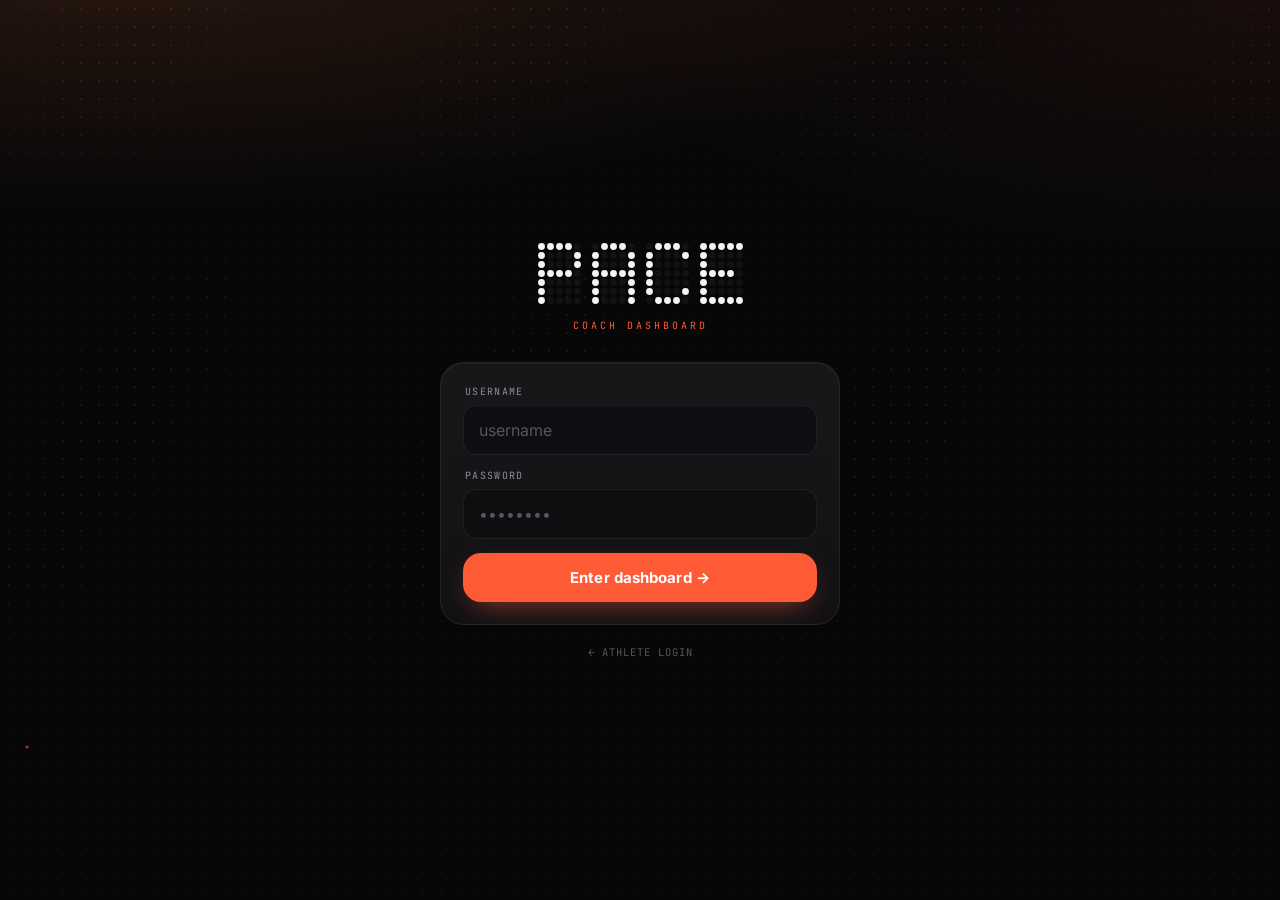
<file: trainer-login.html>
<!DOCTYPE html>
<html lang="en">
<head>
<meta charset="UTF-8">
<meta name="viewport" content="width=device-width, initial-scale=1.0, viewport-fit=cover, maximum-scale=1">
<title>PACE — Coach Login</title>
<meta name="apple-mobile-web-app-capable" content="yes">
<meta name="apple-mobile-web-app-status-bar-style" content="black-translucent">
<meta name="theme-color" content="#070708">
<link rel="apple-touch-icon" href="icons/apple-touch-icon.png?v=3">
<link rel="icon" type="image/png" href="icons/icon-96.png?v=3">
<link rel="preconnect" href="https://fonts.googleapis.com">
<link rel="preconnect" href="https://fonts.gstatic.com" crossorigin>
<link href="https://fonts.googleapis.com/css2?family=Inter:wght@400;500;600;700;800&family=JetBrains+Mono:wght@400;500;600&display=swap" rel="stylesheet">
<link rel="stylesheet" href="pace-ui.css?v=7">
<style>
.wrap{min-height:var(--app-h,100vh);display:flex;align-items:center;justify-content:center;padding:calc(var(--safe-top) + 20px) 20px calc(var(--safe-bot) + 20px);}
.card{width:100%;max-width:400px;animation:rise .5s cubic-bezier(.16,1,.3,1);}
.logo{display:flex;justify-content:center;color:var(--text);margin-bottom:14px;}
.sub{font-family:var(--mono);font-size:10px;letter-spacing:3px;color:var(--acc);text-align:center;margin-bottom:30px;}
.alert{display:none;padding:12px 14px;border-radius:14px;margin-bottom:14px;font-size:13px;background:rgba(255,90,90,.08);border:1px solid rgba(255,90,90,.3);color:#ffb3b3;}
.alert.show{display:block;}
.back{text-align:center;margin-top:20px;font-family:var(--mono);font-size:10.5px;letter-spacing:1px;}
.back a{color:var(--text3);text-decoration:none;}
</style>
</head>
<body>
<canvas id="bg-dots"></canvas>
<div class="bg-glow"></div>
<div class="toast" id="toast"></div>
<div class="scroll"><div class="wrap"><div class="card">
  <div class="logo" id="logo"></div>
  <div class="sub">COACH DASHBOARD</div>
  <div class="w" style="padding:22px">
    <div class="alert" id="err"></div>
    <div class="field"><label class="label">Username</label><input class="input" id="username" autocomplete="username" autocapitalize="none" placeholder="username"></div>
    <div class="field"><label class="label">Password</label><input class="input" type="password" id="password" autocomplete="current-password" placeholder="••••••••"></div>
    <button class="btn acc" id="btn" onclick="doLogin()">Enter dashboard →</button>
  </div>
  <div class="back"><a href="index.html">← ATHLETE LOGIN</a></div>
</div></div></div>

<script src="pace-ui.js?v=7"></script>
<script>
(function () {
  const P = PACE;
  P.startDots();
  P.setMx('logo', 'PACE', 9, { intro: true });
  const tok = localStorage.getItem('pace2_trainer_token');
  if (tok) P.rpc('trainer_check', { p_token: tok }).then(t => { if (t) location.replace('trainer.html'); }).catch(() => {});

  window.doLogin = async function () {
    const u = document.getElementById('username').value.trim(), p = document.getElementById('password').value;
    if (!u || !p) return;
    const btn = document.getElementById('btn'), err = document.getElementById('err');
    btn.disabled = true; btn.innerHTML = '<span class="spin"></span> Checking…'; err.classList.remove('show');
    try {
      const r = await P.rpc('trainer_login', { p_username: u, p_password: p });
      if (r && r.token) {
        localStorage.setItem('pace2_trainer_token', r.token);
        localStorage.setItem('pace2_trainer_session', JSON.stringify(r.trainer));
        location.replace('trainer.html'); return;
      }
      err.textContent = r && r.error === 'locked' ? 'Too many wrong tries. Wait 15 minutes.' : 'Wrong username or password.';
    } catch (e) { err.textContent = 'Couldn\'t reach the server. Check your internet.'; }
    err.classList.add('show'); btn.disabled = false; btn.innerHTML = 'Enter dashboard →';
  };
  document.getElementById('password').addEventListener('keydown', e => { if (e.key === 'Enter') doLogin(); });
})();
</script>
</body>
</html>
</file>
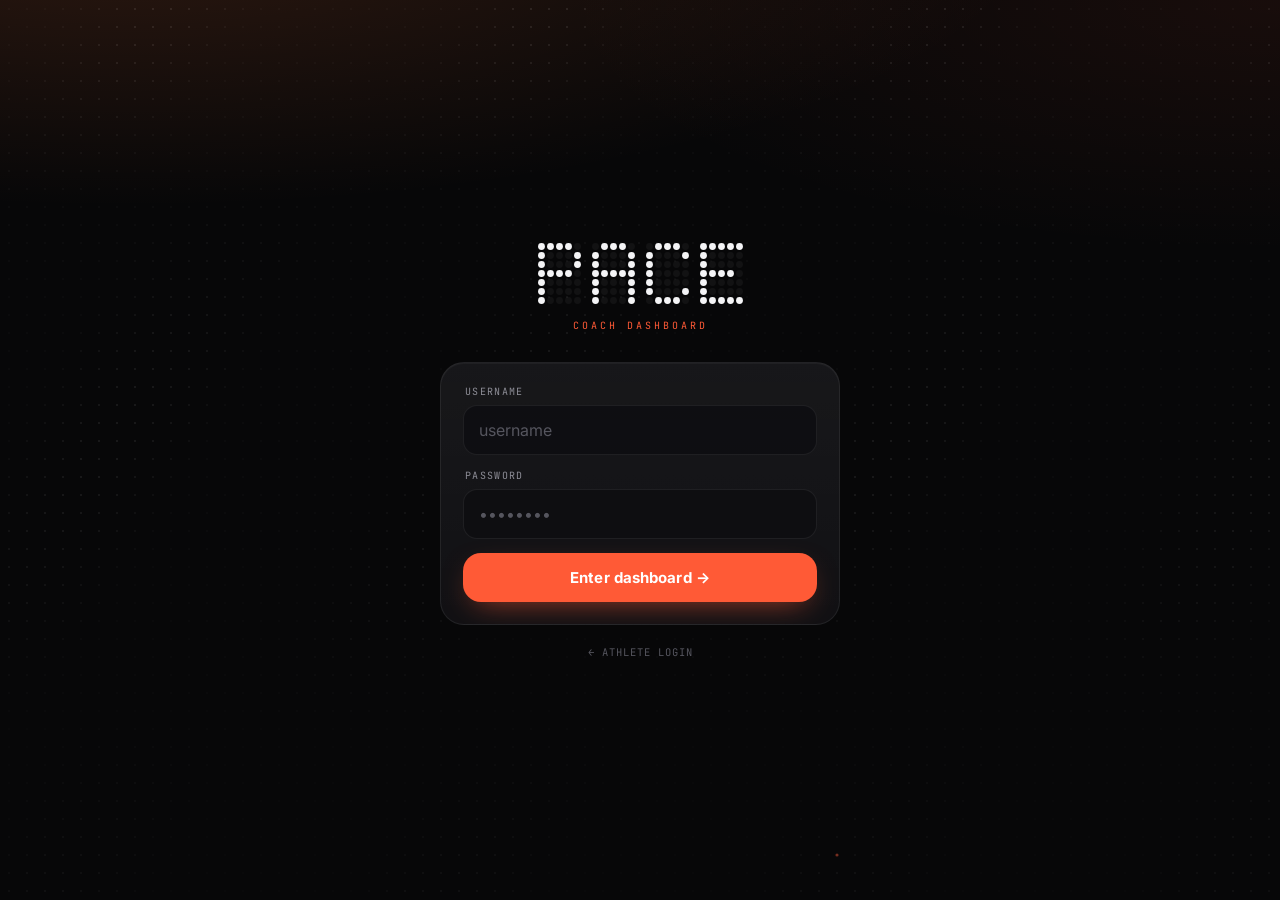
<file: trainer.html>
<!DOCTYPE html>
<html lang="en">
<head>
<meta charset="UTF-8">
<meta name="viewport" content="width=device-width, initial-scale=1.0, viewport-fit=cover, maximum-scale=1">
<title>PACE — Coach</title>
<meta name="apple-mobile-web-app-capable" content="yes">
<meta name="apple-mobile-web-app-status-bar-style" content="black-translucent">
<meta name="theme-color" content="#070708">
<link rel="apple-touch-icon" href="icons/apple-touch-icon.png?v=3">
<link rel="icon" type="image/png" href="icons/icon-96.png?v=3">
<link rel="preconnect" href="https://fonts.googleapis.com">
<link rel="preconnect" href="https://fonts.gstatic.com" crossorigin>
<link href="https://fonts.googleapis.com/css2?family=Inter:wght@400;500;600;700;800&family=JetBrains+Mono:wght@400;500;600&display=swap" rel="stylesheet">
<link rel="stylesheet" href="pace-ui.css?v=7">
<style>
.page{display:none;padding:calc(var(--safe-top) + 18px) 16px calc(var(--safe-bot) + 110px);}
.page.active{display:block;}
.page > .in{max-width:780px;margin:0 auto;}
.page.active > .in > *{animation:rise .5s cubic-bezier(.16,1,.3,1) both;}
.topbar{display:flex;align-items:center;justify-content:space-between;margin:4px 2px 20px;gap:10px;}
.greeting{font-family:var(--mono);font-size:11px;color:var(--text2);letter-spacing:1.4px;text-transform:uppercase;margin-bottom:6px;}
.title{font-size:28px;font-weight:800;letter-spacing:-.8px;line-height:1.05;}
.grid2{display:grid;grid-template-columns:1fr 1fr;gap:10px;margin-bottom:10px;}
@media(min-width:700px){.grid2.g4{grid-template-columns:repeat(4,1fr);}}
.grid2 .w{margin-bottom:0;padding:16px;}
.grid2 .w-head{margin-bottom:10px;}
.s-val{min-height:39px;display:flex;align-items:flex-end;}
.s-unit{font-family:var(--mono);font-size:10.5px;color:var(--text2);margin-top:6px;}
.acc{color:var(--acc);} .grn{color:var(--green);} .blu{color:var(--blue);}
.item{display:flex;align-items:center;gap:12px;padding:13px 14px;margin-bottom:8px;background:rgba(15,15,18,.92);border:1px solid var(--border);
  border-radius:var(--r-md);cursor:pointer;transition:border-color .2s;}
.item:active{border-color:var(--border2);}
.av{width:40px;height:40px;border-radius:50%;background:var(--card2);border:1px solid var(--border2);display:flex;align-items:center;justify-content:center;
  font-weight:800;flex-shrink:0;position:relative;}
.av .dot{position:absolute;right:-1px;top:-1px;width:10px;height:10px;border-radius:50%;background:var(--acc);border:2px solid var(--bg);}
.it-body{flex:1;min-width:0;}
.it-name{font-size:15px;font-weight:700;white-space:nowrap;overflow:hidden;text-overflow:ellipsis;}
.it-meta{font-family:var(--mono);font-size:10.5px;color:var(--text2);margin-top:3px;white-space:nowrap;overflow:hidden;text-overflow:ellipsis;}
.pill{font-family:var(--mono);font-size:9.5px;letter-spacing:1px;padding:4px 9px;border-radius:20px;white-space:nowrap;border:1px solid var(--border2);color:var(--text2);}
.pill.pend{color:var(--yellow);border-color:rgba(255,214,10,.3);background:rgba(255,214,10,.06);}
.pill.ok{color:var(--green);border-color:rgba(61,220,132,.3);background:rgba(61,220,132,.06);}
.pill.no{color:var(--red);border-color:rgba(255,90,90,.3);background:rgba(255,90,90,.06);}
.pill.acc{color:var(--acc);border-color:var(--acc-line);background:var(--acc-dim);}
.filters{display:flex;gap:6px;margin-bottom:14px;flex-wrap:wrap;}
.search{margin-bottom:12px;}
.kv{display:grid;grid-template-columns:1fr 1fr;gap:8px;margin-bottom:14px;}
.kv div{background:rgba(255,255,255,.03);border:1px solid var(--border);border-radius:12px;padding:10px 12px;}
.kv span{display:block;font-family:var(--mono);font-size:9.5px;letter-spacing:1px;color:var(--text3);text-transform:uppercase;margin-bottom:4px;}
.kv b{font-size:14px;font-weight:600;word-break:break-word;}
.pay-img{width:100%;border-radius:14px;border:1px solid var(--border);margin:8px 0 14px;}
.acts{display:grid;grid-template-columns:1fr 1fr;gap:8px;margin-top:6px;}
.acts .btn{font-size:13.5px;padding:13px;}
.cred{background:rgba(255,255,255,.03);border:1px solid var(--acc-line);border-radius:16px;padding:16px;margin-bottom:14px;}
.cred .r{display:flex;justify-content:space-between;padding:6px 0;font-size:14px;}
.cred .r span:first-child{font-family:var(--mono);font-size:10.5px;color:var(--text2);letter-spacing:1px;}
.cred .pw{font-family:var(--mono);font-size:17px;color:var(--acc);}
.h-row{display:grid;grid-template-columns:1fr auto;gap:8px;padding:12px;border:1px solid var(--border);border-radius:14px;margin-bottom:8px;background:rgba(255,255,255,.02);}
.h-row .input{padding:11px 12px;font-size:15px;}
.h-row .ctrls{grid-column:1/3;display:flex;gap:8px;align-items:center;flex-wrap:wrap;}
.h-row .ctrls input[type=time]{width:120px;min-height:40px;padding:8px 10px;}
.h-row .rm{width:40px;height:40px;border-radius:12px;background:rgba(255,90,90,.1);border:1px solid rgba(255,90,90,.3);color:var(--red);}
.mini-dow{display:flex;gap:4px;}
.mini-dow span{width:28px;height:28px;border-radius:8px;display:flex;align-items:center;justify-content:center;font-family:var(--mono);font-size:10px;
  background:rgba(255,255,255,.04);border:1px solid var(--border);color:var(--text2);cursor:pointer;}
.mini-dow span.on{background:var(--text);color:var(--bg);}
.set-row{display:flex;align-items:center;justify-content:space-between;gap:12px;padding:14px 0;border-bottom:1px solid var(--border);}
.set-row .t{font-size:15px;font-weight:600;} .set-row .s{font-size:12px;color:var(--text2);margin-top:2px;}
.note{font-size:11.5px;color:var(--text3);line-height:1.5;margin-top:12px;}

/* chat */
.chat-top{display:flex;align-items:center;gap:12px;margin:4px 0 14px;}
.chat-top .back{width:38px;height:38px;border-radius:50%;background:var(--card2);border:1px solid var(--border2);display:flex;align-items:center;justify-content:center;cursor:pointer;}
.day-sep{text-align:center;margin:14px 0 10px;}
.day-sep span{font-family:var(--mono);font-size:9.5px;letter-spacing:1.2px;color:var(--text2);background:rgba(22,22,26,.95);border:1px solid var(--border);padding:4px 10px;border-radius:20px;text-transform:uppercase;}
.bub-wrap{display:flex;margin-bottom:6px;position:relative;}
.bub-wrap.me{justify-content:flex-end;}
.bub{max-width:78%;padding:9px 12px 7px;border-radius:18px;font-size:14.5px;line-height:1.45;word-wrap:break-word;white-space:normal;position:relative;
  transition:transform .2s;user-select:none;-webkit-user-select:none;-webkit-touch-callout:none;}
.me .bub{background:var(--acc);color:#fff;border-bottom-right-radius:5px;}
.them .bub{background:rgba(24,24,28,.97);border:1px solid var(--border);border-bottom-left-radius:5px;}
.bub .tx{white-space:pre-wrap;}
.bub.deleted{font-style:italic;opacity:.6;}
.bub .meta{display:flex;justify-content:flex-end;gap:5px;font-family:var(--mono);font-size:9px;opacity:.65;margin-top:3px;}
.me .bub .tick.read{color:#fff;opacity:1;font-weight:700;}
.quote{border-left:3px solid currentColor;border-radius:8px;padding:5px 8px;margin-bottom:6px;font-size:12.5px;cursor:pointer;background:rgba(0,0,0,.12);}
.them .quote{border-color:var(--acc);background:rgba(255,255,255,.05);}
.quote b{display:block;font-size:11px;margin-bottom:1px;}
.them .quote b{color:var(--acc);}
.quote span{display:block;white-space:nowrap;overflow:hidden;text-overflow:ellipsis;opacity:.8;}
.reacts{position:absolute;bottom:-12px;display:flex;gap:2px;background:#1A1A1F;border:1px solid var(--border2);border-radius:12px;padding:1px 5px;font-size:12px;}
.me .reacts{right:10px;} .them .reacts{left:10px;}
.bub-wrap.has-react{margin-bottom:18px;}
.bub-wrap.flash .bub{animation:flash 1s;}
@keyframes flash{0%,100%{box-shadow:none}30%{box-shadow:0 0 0 3px var(--text)}}
.reply-ic{position:absolute;top:50%;left:-4px;transform:translateY(-50%);width:26px;height:26px;border-radius:50%;background:var(--card2);display:flex;align-items:center;justify-content:center;opacity:0;font-size:13px;color:var(--acc);}
.composer{position:fixed;left:10px;right:10px;z-index:120;max-width:760px;margin:0 auto;display:none;
  bottom:max(10px, calc(var(--safe-bot) - 12px));
  background:#121216;border:1px solid var(--border2);border-radius:24px;padding:6px;}
.composer.show{display:block;}
.reply-bar{display:none;align-items:center;gap:10px;padding:8px 10px 10px;border-bottom:1px solid var(--border);margin-bottom:6px;}
.reply-bar.show{display:flex;}
.reply-bar .rb{flex:1;min-width:0;border-left:3px solid var(--acc);padding-left:8px;}
.reply-bar .rb b{font-size:11px;color:var(--acc);display:block;}
.reply-bar .rb span{font-size:12.5px;color:var(--text2);display:block;white-space:nowrap;overflow:hidden;text-overflow:ellipsis;}
.reply-bar .x{width:26px;height:26px;border-radius:50%;background:var(--card2);border:none;font-size:13px;color:var(--text2);}
.cmp-row{display:flex;gap:8px;align-items:flex-end;}
#msg-input{flex:1;resize:none;border:none;background:transparent;color:var(--text);font-size:16px;line-height:1.35;padding:10px 12px;outline:none;max-height:120px;}
.send{width:42px;height:42px;border-radius:50%;background:var(--acc);border:none;flex-shrink:0;display:flex;align-items:center;justify-content:center;}
.send svg{width:18px;height:18px;stroke:#fff;fill:none;stroke-width:2.2;stroke-linecap:round;stroke-linejoin:round;}
.quick{display:flex;gap:6px;overflow-x:auto;scrollbar-width:none;padding:2px 2px 8px;}
.quick::-webkit-scrollbar{display:none;}
.quick .chip{text-transform:none;letter-spacing:0;font-family:var(--sans);font-size:12px;white-space:nowrap;}
.act-react{display:flex;justify-content:space-between;background:rgba(255,255,255,.05);border:1px solid var(--border);border-radius:18px;padding:8px 10px;margin-bottom:12px;}
.act-react span{font-size:26px;cursor:pointer;padding:2px 4px;border-radius:10px;}
.act-react span.on{background:var(--acc-dim);}
.act-list .btn{justify-content:flex-start;margin-bottom:8px;font-weight:600;}
</style>
</head>
<body>
<canvas id="bg-dots"></canvas>
<div class="bg-glow"></div>
<div id="app-loader"><div id="loader-logo"></div><div class="sub">Coach dashboard</div><div class="ld-dots"><i></i><i></i><i></i><i></i><i></i></div></div>
<div class="toast" id="toast"></div>

<!-- OVERVIEW -->
<div class="page scroll active" id="page-overview"><div class="in">
  <div class="topbar"><div><div class="greeting" id="ov-date">—</div><div class="title" id="ov-hello">Coach</div></div>
    <div id="ov-logo" style="color:var(--text)"></div></div>
  <div class="grid2 g4" id="ov-stats"></div>
  <div class="sec">Pending requests</div><div id="ov-req"></div>
  <div class="sec">Latest messages</div><div id="ov-msg"></div>
  <div class="sec">Today's activity</div><div id="ov-act"></div>
</div></div>

<!-- REQUESTS -->
<div class="page scroll" id="page-requests"><div class="in">
  <div class="topbar"><div><div class="greeting">Applications</div><div class="title">Requests</div></div></div>
  <div class="filters" id="req-filters">
    <span class="chip on" data-f="pending">Pending</span><span class="chip" data-f="approved">Approved</span><span class="chip" data-f="rejected">Rejected</span><span class="chip" data-f="all">All</span>
  </div>
  <div id="req-list"></div>
</div></div>

<!-- ATHLETES -->
<div class="page scroll" id="page-athletes"><div class="in">
  <div class="topbar"><div><div class="greeting">Your team</div><div class="title">Athletes</div></div>
    <button class="btn acc sm" onclick="openCreate()">+ New</button></div>
  <input class="input search" id="ath-search" placeholder="Search name or phone…">
  <div id="ath-list"></div>
</div></div>

<!-- CHAT LIST -->
<div class="page scroll" id="page-chats"><div class="in">
  <div class="topbar"><div><div class="greeting">Conversations</div><div class="title">Chat</div></div></div>
  <div id="thread-list"></div>
</div></div>

<!-- CHAT THREAD -->
<div class="page scroll" id="page-thread"><div class="in">
  <div class="chat-top"><div class="back" onclick="switchPage('chats')">←</div>
    <div class="av" id="th-av">·</div><div><div class="it-name" id="th-name">—</div><div class="it-meta" id="th-meta"></div></div></div>
  <div id="msg-list"></div>
</div></div>

<!-- SETTINGS -->
<div class="page scroll" id="page-settings"><div class="in">
  <div class="topbar"><div><div class="greeting">Admin</div><div class="title">Settings</div></div></div>
  <section class="w">
    <div class="w-head"><span class="wl"><b>01</b>Account</span></div>
    <div class="kv"><div><span>Name</span><b id="set-name">—</b></div><div><span>Username</span><b id="set-user">—</b></div></div>
  </section>
  <section class="w">
    <div class="w-head"><span class="wl"><b>02</b>Change admin password</span></div>
    <div class="field"><input class="input" type="password" id="pw-old" placeholder="Current password" autocomplete="current-password"></div>
    <div class="field"><input class="input" type="password" id="pw-new" placeholder="New password (min 8 characters)" autocomplete="new-password"></div>
    <div class="field"><input class="input" type="password" id="pw-new2" placeholder="Repeat new password" autocomplete="new-password"></div>
    <button class="btn acc" onclick="changePw()">Update password</button>
    <div class="note">Changing your password signs out every other device logged in as you.</div>
  </section>
  <section class="w">
    <div class="w-head"><span class="wl"><b>03</b>Athlete passwords</span></div>
    <div style="font-size:13.5px;color:var(--text2);line-height:1.6">New athletes get <b style="color:var(--text)">Pace + date of birth (DDMMYYYY)</b> — e.g. born 21 Nov 2000 → <span class="mono acc">Pace21112000</span>. You can reset or set a custom one from an athlete's profile.</div>
  </section>
  <button class="btn danger" onclick="logout()">Log out</button>
</div></div>

<div class="composer" id="composer">
  <div class="reply-bar" id="reply-bar"><div class="rb"><b id="rb-who">Replying</b><span id="rb-text"></span></div><button class="x" onclick="cancelReply()">✕</button></div>
  <div class="quick" id="quick">
    <span class="chip" onclick="quickSend(this)">Great work today 💪</span>
    <span class="chip" onclick="quickSend(this)">Remember to log your meals 🍽️</span>
    <span class="chip" onclick="quickSend(this)">Drink more water 💧</span>
    <span class="chip" onclick="quickSend(this)">Send me your weight tomorrow ⚖️</span>
    <span class="chip" onclick="quickSend(this)">Plan updated — check the app ✅</span>
  </div>
  <div class="cmp-row"><textarea id="msg-input" rows="1" placeholder="Message…" enterkeyhint="send"></textarea>
    <button class="send" onclick="sendMsg()"><svg viewBox="0 0 24 24"><path d="M12 19V5M5 12l7-7 7 7"/></svg></button></div>
</div>

<nav class="dock" id="dock">
  <div class="dock-item active" data-page="overview" onclick="switchPage('overview')"><div class="dd"></div>
    <svg viewBox="0 0 24 24"><rect x="3" y="3" width="7" height="9" rx="1.5"/><rect x="14" y="3" width="7" height="5" rx="1.5"/><rect x="14" y="12" width="7" height="9" rx="1.5"/><rect x="3" y="16" width="7" height="5" rx="1.5"/></svg><span>Home</span></div>
  <div class="dock-item" data-page="requests" onclick="switchPage('requests')"><div class="dd"></div><div class="badge" id="b-req"></div>
    <svg viewBox="0 0 24 24"><path d="M22 12h-6l-2 3h-4l-2-3H2"/><path d="M5.5 5h13L22 12v6a2 2 0 01-2 2H4a2 2 0 01-2-2v-6z"/></svg><span>Requests</span></div>
  <div class="dock-item" data-page="athletes" onclick="switchPage('athletes')"><div class="dd"></div>
    <svg viewBox="0 0 24 24"><circle cx="9" cy="8" r="4"/><path d="M2 21v-1a6 6 0 0112 0v1M16 4a4 4 0 010 8M22 21v-1a6 6 0 00-4-5.6"/></svg><span>Athletes</span></div>
  <div class="dock-item" data-page="chats" onclick="switchPage('chats')"><div class="dd"></div><div class="badge" id="b-msg"></div>
    <svg viewBox="0 0 24 24"><path d="M21 15a2 2 0 01-2 2H7l-4 4V5a2 2 0 012-2h14a2 2 0 012 2z"/></svg><span>Chat</span></div>
  <div class="dock-item" data-page="settings" onclick="switchPage('settings')"><div class="dd"></div>
    <svg viewBox="0 0 24 24"><circle cx="12" cy="12" r="3"/><path d="M19.4 15a1.7 1.7 0 00.3 1.8l.1.1a2 2 0 11-2.8 2.8l-.1-.1a1.7 1.7 0 00-1.8-.3 1.7 1.7 0 00-1 1.5V21a2 2 0 11-4 0v-.1a1.7 1.7 0 00-1.1-1.5 1.7 1.7 0 00-1.8.3l-.1.1a2 2 0 11-2.8-2.8l.1-.1a1.7 1.7 0 00.3-1.8 1.7 1.7 0 00-1.5-1H3a2 2 0 110-4h.1a1.7 1.7 0 001.5-1.1 1.7 1.7 0 00-.3-1.8l-.1-.1a2 2 0 112.8-2.8l.1.1a1.7 1.7 0 001.8.3H9a1.7 1.7 0 001-1.5V3a2 2 0 114 0v.1a1.7 1.7 0 001 1.5 1.7 1.7 0 001.8-.3l.1-.1a2 2 0 112.8 2.8l-.1.1a1.7 1.7 0 00-.3 1.8V9a1.7 1.7 0 001.5 1H21a2 2 0 110 4h-.1a1.7 1.7 0 00-1.5 1z"/></svg><span>Settings</span></div>
</nav>
<input type="file" id="json-input" accept=".json,application/json" style="display:none">

<script src="pace-ui.js?v=7"></script>
<script src="plan-engine.js?v=7"></script>
<script>
(function () {
  const P = PACE, esc = P.esc, rest = P.rest, rpc = P.rpc, DS = P.DAYS_SHORT, MONTHS = P.MONTHS;
  P.startDots();
  P.setMx('loader-logo', 'PACE', 9, { intro: true });
  const TOKEN = localStorage.getItem('pace2_trainer_token');
  if (!TOKEN) { location.replace('trainer-login.html'); return; }
  let T = null, REQS = [], ATHS = [], MSGS = [], TLOGS = [], reqFilter = 'pending', activeAth = null, THREAD = [], chatTimer = null, currentPage = 'overview';
  const TODAY = P.localISO(new Date());
  const ATH_COLS = 'id,name,phone,email,goal,current_weight,target_weight,height,age,dob,gender,workout_preference,diet_preference,workout_plan,diet_plan,habit_list,status,trainer_id,goal_date,created_at,device_id,device_seen_at';

  async function init() {
    try { T = await rpc('trainer_check', { p_token: TOKEN }); } catch (e) {}
    if (!T) { localStorage.removeItem('pace2_trainer_token'); location.replace('trainer-login.html'); return; }
    document.getElementById('set-name').textContent = T.name || '—';
    document.getElementById('set-user').textContent = T.username || '—';
    await loadAll();
    const ld = document.getElementById('app-loader'); ld.classList.add('hide'); setTimeout(() => ld.remove(), 450);
    setInterval(async () => { await loadMsgs(); badges(); if (currentPage === 'overview') renderOverview(); if (currentPage === 'chats') renderThreads(); }, 15000);
  }
  async function loadAll() { await Promise.all([loadReqs(), loadAths(), loadMsgs()]); await loadTodayLogs(); badges(); renderOverview(); }
  async function loadReqs() { REQS = await rest('signup_requests?order=created_at.desc').catch(() => []) || []; }
  async function loadAths() { ATHS = await rest(`athletes?trainer_id=eq.${T.id}&order=created_at.desc&select=${ATH_COLS}`).catch(() => []) || []; }
  async function loadMsgs() { MSGS = await rest(`messages?trainer_id=eq.${T.id}&order=created_at.desc&limit=400`).catch(() => MSGS) || []; }
  async function loadTodayLogs() {
    if (!ATHS.length) { TLOGS = []; return; }
    TLOGS = await rest(`daily_logs?log_date=eq.${TODAY}&athlete_id=in.(${ATHS.map(a => a.id).join(',')})`).catch(() => []) || [];
  }
  const isPending = r => r.status === 'pending' || r.status === 'payment_submitted';
  const unreadFor = id => MSGS.filter(m => m.athlete_id === id && m.sender === 'athlete' && !m.read_at && !m.deleted_at).length;
  function badges() {
    const pr = REQS.filter(isPending).length, um = MSGS.filter(m => m.sender === 'athlete' && !m.read_at && !m.deleted_at).length;
    const set = (id, n) => { const b = document.getElementById(id); const t = n > 9 ? '9+' : String(n); if (b.textContent !== t && n > 0) P.pulse(b, 'pop'); b.textContent = t; b.classList.toggle('show', n > 0); };
    set('b-req', pr); set('b-msg', um);
  }
  const ago = iso => { const t = timeAgo(iso); return t === 'now' ? 'just now' : t + ' ago'; };
  const timeAgo = iso => { const m = Math.floor((Date.now() - new Date(iso)) / 60000); return m < 1 ? 'now' : m < 60 ? m + 'm' : m < 1440 ? Math.floor(m / 60) + 'h' : Math.floor(m / 1440) + 'd'; };
  const goalTxt = g => (g || '—').replace(/_/g, ' ');

  // ═════════ OVERVIEW ═════════
  function renderOverview() {
    const d = new Date();
    document.getElementById('ov-date').textContent = `${P.DAYS[d.getDay()]} · ${d.getDate()} ${MONTHS[d.getMonth()]}`;
    document.getElementById('ov-hello').textContent = `Hi, ${(T.name || 'Coach').split(' ')[0]}`;
    const active = TLOGS.filter(l => (l.water_ml || 0) > 0 || Object.keys(l.habits || {}).length || Object.keys((l.diet_log || {}).eaten || {}).length).length;
    const stats = [['01', 'Athletes', ATHS.length, ''], ['02', 'Pending', REQS.filter(isPending).length, 'acc'], ['03', 'Active today', active, 'grn'],
      ['04', 'Unread', MSGS.filter(m => m.sender === 'athlete' && !m.read_at && !m.deleted_at).length, 'blu']];
    const box = document.getElementById('ov-stats');
    if (!box.children.length) box.innerHTML = stats.map(([n, l, v, c]) =>
      `<div class="w"><div class="w-head"><span class="wl"><b>${n}</b>${l}</span></div><div class="s-val ${c}" id="st-${n}" data-v="0">${P.matrix(0, 5.6)}</div></div>`).join('');
    stats.forEach(([n, , v]) => { const el = document.getElementById('st-' + n); if (+el.dataset.v !== v || !el._done) { el._done = true; setTimeout(() => P.countMx(el, v, 5.6), 200); } });
    const pend = REQS.filter(isPending).slice(0, 3);
    document.getElementById('ov-req').innerHTML = pend.length ? pend.map(reqItem).join('') : P.empty('No pending requests');
    const seen = new Set(), latest = MSGS.filter(m => m.sender === 'athlete' && !seen.has(m.athlete_id) && seen.add(m.athlete_id)).slice(0, 4);
    document.getElementById('ov-msg').innerHTML = latest.length ? latest.map(m => {
      const a = ATHS.find(x => x.id === m.athlete_id);
      return `<div class="item" onclick="openThread('${m.athlete_id}')"><div class="av">${esc((a?.name || '?')[0])}${unreadFor(m.athlete_id) ? '<span class="dot"></span>' : ''}</div>
        <div class="it-body"><div class="it-name">${esc(a?.name || 'Unknown')}</div><div class="it-meta">${m.deleted_at ? 'Message deleted' : esc(m.message)}</div></div><span class="pill">${timeAgo(m.created_at)}</span></div>`;
    }).join('') : P.empty('No messages yet');
    document.getElementById('ov-act').innerHTML = ATHS.length ? ATHS.slice(0, 8).map(a => {
      const l = TLOGS.find(x => x.athlete_id === a.id) || {};
      const hs = (a.habit_list || []).filter(h => h && h.id), hd = hs.filter(h => (l.habits || {})[h.id]).length;
      const water = Math.round((l.water_ml || 0) / 250), meals = Object.keys((l.diet_log || {}).eaten || {}).length;
      return `<div class="item" onclick="openAthlete('${a.id}')"><div class="av">${esc(a.name[0])}</div>
        <div class="it-body"><div class="it-name">${esc(a.name)}</div><div class="it-meta">✓ ${hd}/${hs.length} habits · 💧 ${water}/8 · 🍽 ${meals} meals</div></div>
        <span class="pill ${hd || water || meals ? 'ok' : ''}">${hd || water || meals ? 'ACTIVE' : 'IDLE'}</span></div>`;
    }).join('') : P.empty('No athletes yet', 'Approve a request or tap + New on Athletes.');
  }

  // ═════════ REQUESTS ═════════
  function reqItem(r) {
    const st = isPending(r) ? '<span class="pill pend">PENDING</span>' : r.status === 'approved' ? '<span class="pill ok">APPROVED</span>' : '<span class="pill no">REJECTED</span>';
    return `<div class="item" onclick="openRequest('${r.id}')"><div class="av">${esc((r.name || '?')[0])}</div>
      <div class="it-body"><div class="it-name">${esc(r.name)}</div><div class="it-meta">${esc(r.phone)} · ${goalTxt(r.goal)} · ${timeAgo(r.created_at)}</div></div>${st}</div>`;
  }
  function renderReqs() {
    const list = REQS.filter(r => reqFilter === 'all' ? true : reqFilter === 'pending' ? isPending(r) : r.status === reqFilter);
    document.getElementById('req-list').innerHTML = list.length ? list.map(reqItem).join('') : P.empty(`No ${reqFilter} requests`);
  }
  document.querySelectorAll('#req-filters .chip').forEach(c => c.onclick = () => {
    document.querySelectorAll('#req-filters .chip').forEach(x => x.classList.remove('on')); c.classList.add('on'); reqFilter = c.dataset.f; renderReqs();
  });
  const fmtDob = d => { if (!d) return '—'; const x = new Date(d + 'T00:00:00'); return `${x.getDate()} ${MONTHS[x.getMonth()]} ${x.getFullYear()}`; };

  window.openRequest = function (id) {
    const r = REQS.find(x => x.id === id); if (!r) return;
    const taken = ATHS.some(a => a.phone && a.phone.replace(/\D/g, '').slice(-10) === String(r.phone).replace(/\D/g, '').slice(-10));
    P.openSheet(`<div class="sheet-title">${esc(r.name)}</div><div class="sheet-sub">Applied ${timeAgo(r.created_at)} ago · ${esc(r.status)}</div>
      ${taken && isPending(r) ? '<div class="pill no" style="display:inline-block;margin-bottom:12px">PHONE ALREADY HAS AN ACCOUNT</div>' : ''}
      <div class="kv">
        <div><span>Phone</span><b>${esc(r.phone)}</b></div><div><span>Email</span><b>${esc(r.email || '—')}</b></div>
        <div><span>Date of birth</span><b>${fmtDob(r.dob)}</b></div><div><span>Age · Gender</span><b>${r.age || '—'} · ${esc(r.gender || '—')}</b></div>
        <div><span>Goal</span><b>${goalTxt(r.goal)}</b></div><div><span>Weight → Target</span><b>${r.current_weight || '—'} → ${r.target_weight || '—'} kg</b></div>
        <div><span>Height</span><b>${r.height || '—'} cm</b></div><div><span>Deadline</span><b>${fmtDob(r.goal_date)}</b></div>
        <div><span>Training</span><b>${esc(r.workout_location || r.workout_preference || '—')}</b></div><div><span>Diet</span><b>${esc((r.diet_preference || '—').replace('_', ' '))}</b></div>
      </div>
      ${r.payment_screenshot_url && r.payment_screenshot_url.startsWith('http') ? `<div class="label">Payment screenshot</div><img class="pay-img" src="${esc(r.payment_screenshot_url)}" onerror="this.remove()">` : '<div class="note">No payment screenshot.</div>'}
      ${r.body_image_url ? `<div class="label">Body photo</div><img class="pay-img" src="${esc(r.body_image_url)}" onerror="this.remove()">` : ''}
      ${isPending(r) ? `<div class="acts"><button class="btn danger" onclick="rejectRequest('${r.id}')">Reject</button><button class="btn acc" onclick="approveRequest('${r.id}')">Approve</button></div>` : ''}`);
  };

  function buildPlans(profile) {
    try {
      if (!window.PaceEngine) return {};
      return window.PaceEngine.generatePlans({ ...profile, goal: profile.goal || 'maintenance',
        workout_preference: profile.workout_location || profile.workout_preference || 'gym',
        diet_preference: (profile.diet_preference || 'non_veg') });
    } catch (e) { console.warn('plan engine', e); return {}; }
  }

  async function createAthlete(d, customPw) {
    const plans = buildPlans(d);
    const row = { name: d.name, phone: String(d.phone).replace(/\D/g, '').slice(-10), email: d.email || null, dob: d.dob || null,
      trainer_id: T.id, goal: d.goal || null, current_weight: d.current_weight || null, target_weight: d.target_weight || null,
      height: d.height || null, age: d.age || null, gender: d.gender || null, status: 'active', goal_date: d.goal_date || null,
      workout_preference: d.workout_location || d.workout_preference || null, diet_preference: d.diet_preference || null,
      workout_plan: plans.workout_plan || {}, diet_plan: plans.diet_plan || {}, approved_at: new Date().toISOString() };
    let created;
    try { created = (await rest('athletes', { method: 'POST', headers: { Prefer: 'return=representation' }, body: JSON.stringify(row) }))[0]; }
    catch (e) { throw new Error(String(e.message).includes('duplicate') || String(e.message).includes('23505') ? 'This phone number already has an account.' : 'Could not create the athlete.'); }
    const pw = await rpc('trainer_set_athlete_password', { p_token: TOKEN, p_athlete: created.id, p_new: customPw || null });
    if (!pw || !pw.ok) throw new Error(pw && pw.error === 'no_dob' ? 'Athlete created, but add a date of birth or custom password to set their login.' : 'Athlete created, but the password could not be set.');
    return { athlete: created, password: pw.password, macros: plans.macros };
  }

  function showCreds(a, password, macros) {
    const msg = `Welcome to PACE, ${a.name.split(' ')[0]}! 🔥\n\nLogin: https://sahibgrewal9815.github.io/PACE2.0/\nPhone: ${a.phone}\nPassword: ${password}\n\nAdd PACE to your Home Screen to get habit reminders.`;
    P.openSheet(`<div class="sheet-title">Account ready ✓</div><div class="sheet-sub">Share these login details with ${esc(a.name)}.</div>
      <div class="cred"><div class="r"><span>PHONE</span><b>${esc(a.phone)}</b></div><div class="r"><span>PASSWORD</span><b class="pw">${esc(password)}</b></div>
      ${macros ? `<div class="r"><span>PLAN</span><b>${macros.calories} kcal · P ${macros.protein}g</b></div>` : ''}</div>
      <div class="acts"><button class="btn ghost" id="cp">Copy message</button>
      <a class="btn acc" style="text-decoration:none" target="_blank" href="https://wa.me/91${esc(a.phone)}?text=${encodeURIComponent(msg)}">WhatsApp</a></div>`);
    document.getElementById('cp').onclick = async () => { try { await navigator.clipboard.writeText(msg); P.toast('Copied'); } catch (e) { P.toast('Copy blocked', 'error'); } };
  }

  window.approveRequest = async function (id) {
    const r = REQS.find(x => x.id === id); if (!r) return;
    let custom = null;
    if (!r.dob) {
      custom = prompt(`${r.name} applied before date of birth was collected.\nEnter their date of birth as DDMMYYYY (default password = Pace + DOB), or type a custom password:`);
      if (!custom) return;
      if (/^\d{8}$/.test(custom)) { r.dob = `${custom.slice(4)}-${custom.slice(2, 4)}-${custom.slice(0, 2)}`; custom = null; }
    }
    P.closeSheet(); P.toast('Creating account…');
    try {
      const res = await createAthlete(r, custom);
      await rest(`signup_requests?id=eq.${id}`, { method: 'PATCH', body: JSON.stringify({ status: 'approved', approved_at: new Date().toISOString() }) });
      await loadAll(); renderReqs();
      setTimeout(() => showCreds(res.athlete, res.password, res.macros), 350);
    } catch (e) { P.toast(e.message, 'error'); await loadAll(); renderReqs(); }
  };
  window.rejectRequest = async function (id) {
    if (!confirm('Reject this application?')) return;
    P.closeSheet();
    await rest(`signup_requests?id=eq.${id}`, { method: 'PATCH', body: JSON.stringify({ status: 'rejected' }) }).catch(() => P.toast('Error', 'error'));
    await loadReqs(); badges(); renderReqs(); renderOverview(); P.toast('Request rejected');
  };

  // ═════════ ATHLETES ═════════
  function renderAths() {
    const q = document.getElementById('ath-search').value.trim().toLowerCase();
    const list = ATHS.filter(a => !q || a.name.toLowerCase().includes(q) || String(a.phone).includes(q));
    document.getElementById('ath-list').innerHTML = list.length ? list.map(a => {
      const dev = a.device_id ? `📱 ${a.device_seen_at ? timeAgo(a.device_seen_at) : ''}` : 'not logged in';
      return `<div class="item" onclick="openAthlete('${a.id}')"><div class="av">${esc(a.name[0])}${unreadFor(a.id) ? '<span class="dot"></span>' : ''}</div>
        <div class="it-body"><div class="it-name">${esc(a.name)}</div><div class="it-meta">${esc(a.phone)} · ${goalTxt(a.goal)} · ${dev}</div></div>
        <span class="pill ${a.status === 'active' ? 'ok' : 'pend'}">${esc((a.status || '').toUpperCase())}</span></div>`;
    }).join('') : P.empty(q ? 'No match' : 'No athletes yet');
  }
  document.getElementById('ath-search').addEventListener('input', renderAths);

  window.openAthlete = function (id) {
    const a = ATHS.find(x => x.id === id); if (!a) return;
    const l = TLOGS.find(x => x.athlete_id === a.id) || {};
    const hs = (a.habit_list || []).filter(h => h && h.id);
    P.openSheet(`<div style="display:flex;align-items:center;gap:12px;margin-bottom:16px">
        <div class="av" style="width:52px;height:52px;font-size:20px;background:var(--acc);border-color:var(--acc);color:#fff">${esc(a.name[0])}</div>
        <div><div class="sheet-title" style="margin:0">${esc(a.name)}</div><div class="mono muted" style="font-size:12px">${esc(a.phone)} · ${goalTxt(a.goal)}</div></div></div>
      <div class="kv">
        <div><span>Weight → target</span><b>${a.current_weight || '—'} → ${a.target_weight || '—'} kg</b></div><div><span>Date of birth</span><b>${fmtDob(a.dob)}</b></div>
        <div><span>Today</span><b>✓ ${hs.filter(h => (l.habits || {})[h.id]).length}/${hs.length} · 💧 ${Math.round((l.water_ml || 0) / 250)}</b></div>
        <div><span>Phone lock</span><b>${a.device_id ? 'Logged in' + (a.device_seen_at ? ' · seen ' + ago(a.device_seen_at) : '') : 'Free'}</b></div>
      </div>
      <div class="acts">
        <button class="btn acc" onclick="openThread('${a.id}')">💬 Message</button>
        <button class="btn ghost" onclick="editHabits('${a.id}')">📋 Habits</button>
        <button class="btn ghost" onclick="regenPlans('${a.id}')">⚡ New plan</button>
        <button class="btn ghost" onclick="uploadJSON('${a.id}')">⇪ Upload JSON</button>
        <button class="btn ghost" onclick="resetDevice('${a.id}')" ${a.device_id ? '' : 'disabled'}>📱 Reset phone</button>
        <button class="btn ghost" onclick="resetPw('${a.id}')">🔑 Password</button>
      </div>
      <div class="note">“Reset phone” logs the athlete out everywhere so they can sign in on a new phone. “New plan” rebuilds their 7-day workout and diet plan from their profile.</div>
      <button class="btn danger" style="margin-top:16px" onclick="deleteAthlete('${a.id}')">🗑 Delete athlete</button>`);
  };

  window.deleteAthlete = function (id) {
    const a = ATHS.find(x => x.id === id); if (!a) return;
    const first = a.name.split(' ')[0];
    const sh = P.openSheet(`<div class="sheet-title" style="color:var(--red)">Delete ${esc(a.name)}?</div>
      <div class="sheet-sub">This permanently removes their account, plans, habits, all daily logs and every chat message. It can't be undone. Their phone number becomes free to sign up again.</div>
      <div class="field"><label class="label">Type <b style="color:var(--text)">${esc(first)}</b> to confirm</label>
        <input class="input" id="del-confirm" autocomplete="off" autocapitalize="none" placeholder="${esc(first)}"></div>
      <div class="acts"><button class="btn ghost" onclick="PACE.closeSheet()">Cancel</button>
        <button class="btn danger" id="del-go" disabled>Delete forever</button></div>`);
    const inp = sh.querySelector('#del-confirm'), go = sh.querySelector('#del-go');
    inp.addEventListener('input', () => (go.disabled = inp.value.trim().toLowerCase() !== first.toLowerCase()));
    go.onclick = async () => {
      go.disabled = true; go.innerHTML = '<span class="spin"></span> Deleting…';
      const r = await rpc('trainer_delete_athlete', { p_token: TOKEN, p_athlete: id }).catch(() => null);
      if (r && r.ok) {
        P.closeSheet();
        ATHS = ATHS.filter(x => x.id !== id); MSGS = MSGS.filter(m => m.athlete_id !== id);
        await loadReqs(); badges(); renderAths(); renderOverview();
        P.toast(`${a.name} deleted`, 'success');
      } else {
        go.disabled = false; go.textContent = 'Delete forever';
        P.toast(r && r.error === 'session' ? 'Session expired — log in again' : 'Could not delete', 'error');
      }
    };
  };

  window.resetDevice = async function (id) {
    const a = ATHS.find(x => x.id === id);
    if (!confirm(`Log ${a.name} out of their current phone? They can then sign in on any phone.`)) return;
    const r = await rpc('trainer_reset_device', { p_token: TOKEN, p_athlete: id }).catch(() => null);
    if (r && r.ok) { a.device_id = null; P.closeSheet(); P.toast('Phone reset ✓', 'success'); renderAths(); } else P.toast('Could not reset', 'error');
  };
  window.resetPw = function (id) {
    const a = ATHS.find(x => x.id === id);
    const sh = P.openSheet(`<div class="sheet-title">Password</div><div class="sheet-sub">Set ${esc(a.name)}'s login password.</div>
      <button class="btn acc" id="pw-def" ${a.dob ? '' : 'disabled'}>Reset to default${a.dob ? ` (Pace${a.dob.slice(8, 10)}${a.dob.slice(5, 7)}${a.dob.slice(0, 4)})` : ' — no DOB saved'}</button>
      <div class="or" style="margin:16px 0;font-family:var(--mono);font-size:10px;color:var(--text3);text-align:center">OR CUSTOM</div>
      <div class="field"><input class="input" id="pw-c" placeholder="Custom password (min 6)"></div>
      <button class="btn ghost" id="pw-set">Set custom password</button>`);
    const go = async v => {
      const r = await rpc('trainer_set_athlete_password', { p_token: TOKEN, p_athlete: id, p_new: v }).catch(() => null);
      if (r && r.ok) showCreds(a, r.password); else P.toast('Could not set password', 'error');
    };
    sh.querySelector('#pw-def').onclick = () => go(null);
    sh.querySelector('#pw-set').onclick = () => { const v = sh.querySelector('#pw-c').value.trim(); if (v.length < 6) return P.toast('Min 6 characters', 'error'); go(v); };
  };
  window.regenPlans = async function (id) {
    const a = ATHS.find(x => x.id === id);
    if (!confirm(`Replace ${a.name}'s workout and diet plan with a freshly generated 7-day plan?`)) return;
    const p = buildPlans(a);
    if (!p.workout_plan) return P.toast('Plan engine not loaded', 'error');
    await rest(`athletes?id=eq.${id}`, { method: 'PATCH', body: JSON.stringify({ workout_plan: p.workout_plan, diet_plan: p.diet_plan }) });
    a.workout_plan = p.workout_plan; a.diet_plan = p.diet_plan; P.closeSheet();
    P.toast(`New plan · ${p.macros.calories} kcal/day`, 'success');
  };
  let jsonTarget = null;
  window.uploadJSON = function (id) {
    jsonTarget = id;
    P.openSheet(`<div class="sheet-title">Upload plan JSON</div><div class="sheet-sub">Days keyed 0 (Sun) – 6 (Sat), same format as generated plans.</div>
      <div class="acts"><button class="btn ghost" onclick="pickJSON('workout')">🏋️ Workout</button><button class="btn ghost" onclick="pickJSON('diet')">🥗 Diet</button></div>`);
  };
  window.pickJSON = type => { const i = document.getElementById('json-input'); i.dataset.type = type; i.value = ''; i.click(); };
  document.getElementById('json-input').onchange = e => {
    const f = e.target.files[0]; if (!f) return;
    const rd = new FileReader();
    rd.onload = async () => {
      let parsed; try { parsed = JSON.parse(rd.result); } catch (err) { return P.toast('Invalid JSON file', 'error'); }
      const field = e.target.dataset.type + '_plan';
      await rest(`athletes?id=eq.${jsonTarget}`, { method: 'PATCH', body: JSON.stringify({ [field]: parsed }) }).catch(() => P.toast('Save failed', 'error'));
      const a = ATHS.find(x => x.id === jsonTarget); if (a) a[field] = parsed;
      P.closeSheet(); P.toast(`${e.target.dataset.type} plan updated ✓`, 'success');
    };
    rd.readAsText(f);
  };

  window.editHabits = function (id) {
    const a = ATHS.find(x => x.id === id);
    const all = (a.habit_list || []).map(h => typeof h === 'string' ? { name: h } : h);
    const mine = all.filter(h => (h.by || 'trainer') === 'trainer'), theirs = all.filter(h => h.by === 'athlete');
    const row = h => `<div class="h-row" data-id="${esc(h.id || '')}">
      <input class="input" value="${esc(h.name || '')}" placeholder="e.g. 10,000 steps"><button class="rm" onclick="this.closest('.h-row').remove()">✕</button>
      <div class="ctrls"><div class="switch ${h.remind ? 'on' : ''}" onclick="this.classList.toggle('on')"></div>
        <input class="input" type="time" value="${h.time || '07:00'}">
        <div class="mini-dow">${DS.map((d, i) => `<span class="${(h.days || [0,1,2,3,4,5,6]).includes(i) ? 'on' : ''}" data-d="${i}" onclick="this.classList.toggle('on')">${d[0]}</span>`).join('')}</div></div></div>`;
    const sh = P.openSheet(`<div class="sheet-title">${esc(a.name)}'s habits</div><div class="sheet-sub">Switch = reminder notification at that time.</div>
      <div id="h-rows">${mine.map(row).join('')}</div>
      <button class="btn ghost" id="h-add">+ Add habit</button>
      ${theirs.length ? `<div class="sec">Added by athlete</div>${theirs.map(h => `<div class="item" style="cursor:default"><div class="it-body"><div class="it-name">${h.icon || ''} ${esc(h.name)}</div><div class="it-meta">${h.remind && h.time ? '🔔 ' + P.fmt12(h.time) : 'no reminder'}</div></div></div>`).join('')}` : ''}
      <button class="btn acc" id="h-save" style="margin-top:14px">Save habits</button>`);
    sh.querySelector('#h-add').onclick = () => sh.querySelector('#h-rows').insertAdjacentHTML('beforeend', row({ remind: true, time: '07:00' }));
    sh.querySelector('#h-save').onclick = async () => {
      const rows = [...sh.querySelectorAll('.h-row')].map(r => {
        const old = mine.find(h => h.id && h.id === r.dataset.id) || {};
        return { ...old, id: r.dataset.id || ('h' + Date.now().toString(36) + Math.random().toString(36).slice(2, 6)),
          name: r.querySelector('input').value.trim(), by: 'trainer', remind: r.querySelector('.switch').classList.contains('on'),
          time: r.querySelector('input[type=time]').value || '07:00', days: [...r.querySelectorAll('.mini-dow span.on')].map(s => +s.dataset.d) };
      }).filter(h => h.name);
      const list = [...rows, ...theirs];
      await rest(`athletes?id=eq.${id}`, { method: 'PATCH', body: JSON.stringify({ habit_list: list }) }).catch(() => P.toast('Save failed', 'error'));
      a.habit_list = list; P.closeSheet(); P.toast('Habits saved ✓', 'success');
    };
  };

  window.openCreate = function () {
    const sh = P.openSheet(`<div class="sheet-title">New athlete</div><div class="sheet-sub">Password defaults to Pace + DOB (DDMMYYYY) unless you set one.</div>
      <div class="field"><label class="label">Full name</label><input class="input" id="c-name"></div>
      <div class="row2"><div class="field"><label class="label">Phone</label><input class="input" type="tel" inputmode="numeric" id="c-phone"></div>
        <div class="field"><label class="label">Date of birth</label><input class="input" type="date" id="c-dob"></div></div>
      <div class="field"><label class="label">Email</label><input class="input" type="email" id="c-email"></div>
      <div class="row2"><div class="field"><label class="label">Gender</label><select class="input" id="c-gender"><option value="male">Male</option><option value="female">Female</option><option value="other">Other</option></select></div>
        <div class="field"><label class="label">Goal</label><select class="input" id="c-goal"><option value="weight_loss">Weight loss</option><option value="weight_gain">Muscle / gain</option><option value="body_recomp">Recomposition</option><option value="discipline">Discipline</option><option value="performance">Performance</option></select></div></div>
      <div class="row2"><div class="field"><label class="label">Weight (kg)</label><input class="input" type="number" inputmode="decimal" id="c-w"></div>
        <div class="field"><label class="label">Target (kg)</label><input class="input" type="number" inputmode="decimal" id="c-t"></div></div>
      <div class="row2"><div class="field"><label class="label">Height (cm)</label><input class="input" type="number" id="c-h"></div>
        <div class="field"><label class="label">Diet</label><select class="input" id="c-diet"><option value="non_veg">Non-veg</option><option value="veg">Veg</option><option value="eggetarian">Eggetarian</option><option value="vegan">Vegan</option></select></div></div>
      <div class="row2"><div class="field"><label class="label">Training</label><select class="input" id="c-loc"><option value="gym">Gym</option><option value="home">Home</option><option value="both">Both</option><option value="outdoor">Outdoor</option></select></div>
        <div class="field"><label class="label">Custom password</label><input class="input" id="c-pw" placeholder="optional"></div></div>
      <button class="btn acc" id="c-go">Create account</button>`);
    sh.querySelector('#c-go').onclick = async () => {
      const g = id => sh.querySelector(id).value.trim();
      const d = { name: g('#c-name'), phone: g('#c-phone'), dob: g('#c-dob'), email: g('#c-email'), gender: g('#c-gender'), goal: g('#c-goal'),
        current_weight: +g('#c-w') || null, target_weight: +g('#c-t') || null, height: +g('#c-h') || null, diet_preference: g('#c-diet'), workout_location: g('#c-loc') };
      const pw = g('#c-pw');
      if (!d.name || d.phone.replace(/\D/g, '').length < 10) return P.toast('Name and 10-digit phone needed', 'error');
      if (!d.dob && pw.length < 6) return P.toast('Add date of birth or a custom password', 'error');
      if (d.dob) { const b = new Date(d.dob); d.age = new Date().getFullYear() - b.getFullYear(); }
      const st = await rpc('phone_status', { p_phone: d.phone }).catch(() => 'ok');
      if (st === 'athlete_exists') return P.toast('This phone already has an account', 'error');
      sh.querySelector('#c-go').disabled = true;
      try { const r = await createAthlete(d, pw || null); await loadAll(); renderAths(); showCreds(r.athlete, r.password, r.macros); }
      catch (e) { P.toast(e.message, 'error'); sh.querySelector('#c-go').disabled = false; }
    };
  };

  // ═════════ CHAT ═════════
  const REACTS = ['👍', '❤️', '🔥', '💪', '😂', '🙏'];
  let replyTo = null, editing = null;
  function renderThreads() {
    const ids = [...new Set([...MSGS.map(m => m.athlete_id), ...ATHS.map(a => a.id)])];
    const last = id => MSGS.find(m => m.athlete_id === id);
    ids.sort((x, y) => new Date(last(y)?.created_at || 0) - new Date(last(x)?.created_at || 0));
    document.getElementById('thread-list').innerHTML = ids.length ? ids.map(id => {
      const a = ATHS.find(x => x.id === id), m = last(id), u = unreadFor(id); if (!a) return '';
      return `<div class="item" onclick="openThread('${id}')"><div class="av">${esc(a.name[0])}${u ? '<span class="dot"></span>' : ''}</div>
        <div class="it-body"><div class="it-name">${esc(a.name)}</div><div class="it-meta" style="${u ? 'color:var(--text)' : ''}">${m ? (m.sender === 'trainer' ? 'You: ' : '') + (m.deleted_at ? 'Message deleted' : esc(m.message)) : 'Start a conversation'}</div></div>
        ${u ? `<span class="pill acc">${u}</span>` : m ? `<span class="pill">${timeAgo(m.created_at)}</span>` : ''}</div>`;
    }).join('') : P.empty('No athletes yet');
  }
  window.openThread = async function (id) {
    P.closeSheet();
    activeAth = id; const a = ATHS.find(x => x.id === id);
    document.getElementById('th-av').textContent = (a?.name || '?')[0];
    document.getElementById('th-name').textContent = a?.name || 'Athlete';
    document.getElementById('th-meta').textContent = a ? `${a.phone} · ${a.device_seen_at ? 'active ' + ago(a.device_seen_at) : 'not logged in'}` : '';
    document.getElementById('msg-list').innerHTML = '<div class="ld-dots" style="padding:40px"><i></i><i></i><i></i></div>';
    switchPage('thread');
    await loadThread(true);
  };
  async function loadThread(scroll) {
    if (!activeAth) return;
    THREAD = await rest(`messages?athlete_id=eq.${activeAth}&order=created_at.asc`).catch(() => THREAD) || [];
    renderThread(scroll);
    const unread = THREAD.filter(m => m.sender === 'athlete' && !m.read_at).map(m => m.id);
    if (unread.length) {
      const now = new Date().toISOString();
      rest(`messages?id=in.(${unread.join(',')})`, { method: 'PATCH', body: JSON.stringify({ read: true, read_at: now }) }).catch(() => {});
      [...THREAD, ...MSGS].forEach(m => { if (unread.includes(m.id)) m.read_at = now; }); badges();
    }
  }
  const byId = id => THREAD.find(m => m.id === id);
  const short = m => !m ? '' : m.deleted_at ? 'Message deleted' : m.message.slice(0, 80);
  function renderThread(scroll) {
    const list = document.getElementById('msg-list'), page = document.getElementById('page-thread');
    const atBottom = page.scrollHeight - page.scrollTop - page.clientHeight < 120;
    if (!THREAD.length) { list.innerHTML = P.empty('No messages yet', 'Send the first one below.'); return; }
    let lastDay = '', html = '';
    THREAD.forEach(m => {
      const d = new Date(m.created_at), dl = P.localISO(d);
      if (dl !== lastDay) { const diff = Math.round((new Date(TODAY) - new Date(dl)) / 86400000);
        html += `<div class="day-sep"><span>${diff === 0 ? 'Today' : diff === 1 ? 'Yesterday' : `${DS[d.getDay()]} ${d.getDate()} ${MONTHS[d.getMonth()]}`}</span></div>`; lastDay = dl; }
      const me = m.sender === 'trainer', q = m.reply_to ? byId(m.reply_to) : null, reacts = Object.values(m.reactions || {}).filter(Boolean);
      html += `<div class="bub-wrap ${me ? 'me' : 'them'}${reacts.length ? ' has-react' : ''}" data-id="${m.id}"><div class="reply-ic">↩</div>
        <div class="bub${m.deleted_at ? ' deleted' : ''}">
          ${q ? `<div class="quote" onclick="jumpTo('${q.id}')"><b>${q.sender === 'trainer' ? 'You' : 'Athlete'}</b><span>${esc(short(q))}</span></div>` : ''}
          <span class="tx">${m.deleted_at ? '🚫 Message deleted' : esc(m.message)}</span>
          <div class="meta">${m.edited_at && !m.deleted_at ? 'edited · ' : ''}${d.toLocaleTimeString('en-IN', { hour: 'numeric', minute: '2-digit' })}${me ? ` <span class="tick${m.read_at ? ' read' : ''}">${m.read_at ? '✓✓' : '✓'}</span>` : ''}</div>
          ${reacts.length ? `<div class="reacts">${reacts.join('')}</div>` : ''}</div></div>`;
    });
    list.innerHTML = html; bindBubbles();
    if (scroll || atBottom) requestAnimationFrame(() => (page.scrollTop = page.scrollHeight));
  }
  window.jumpTo = id => { const el = document.querySelector(`.bub-wrap[data-id="${id}"]`); if (!el) return; el.scrollIntoView({ behavior: 'smooth', block: 'center' }); el.classList.remove('flash'); void el.offsetWidth; el.classList.add('flash'); };
  function bindBubbles() {
    document.querySelectorAll('#msg-list .bub-wrap').forEach(w => {
      const bub = w.querySelector('.bub'), ic = w.querySelector('.reply-ic'), id = w.dataset.id;
      let x0, y0, timer, dx = 0, sw = false, cancel = false;
      bub.addEventListener('touchstart', e => { x0 = e.touches[0].clientX; y0 = e.touches[0].clientY; dx = 0; sw = false; cancel = false;
        timer = setTimeout(() => { if (!sw && !cancel) { if (navigator.vibrate) navigator.vibrate(12); actions(id); } }, 450); }, { passive: true });
      bub.addEventListener('touchmove', e => { const mx = e.touches[0].clientX - x0, my = e.touches[0].clientY - y0;
        if (Math.abs(my) > 10 && !sw) { cancel = true; clearTimeout(timer); return; }
        if (mx > 8 && Math.abs(mx) > Math.abs(my)) { sw = true; clearTimeout(timer); dx = Math.min(70, mx); bub.style.transition = 'none'; bub.style.transform = `translateX(${dx}px)`; ic.style.opacity = Math.min(1, dx / 60); } }, { passive: true });
      bub.addEventListener('touchend', () => { clearTimeout(timer); bub.style.transition = ''; bub.style.transform = ''; ic.style.opacity = 0; if (sw && dx > 55) startReply(id); });
      bub.addEventListener('contextmenu', e => { e.preventDefault(); actions(id); });
      bub.addEventListener('dblclick', () => startReply(id));
    });
  }
  function actions(id) {
    const m = byId(id); if (!m || m.deleted_at) return;
    const me = m.sender === 'trainer', mine = (m.reactions || {}).trainer, canEdit = me && Date.now() - new Date(m.created_at) < 15 * 60000;
    const sh = P.openSheet(`<div class="act-react">${REACTS.map(r => `<span class="${mine === r ? 'on' : ''}" data-r="${r}">${r}</span>`).join('')}</div>
      <div class="act-list"><button class="btn ghost" data-a="reply">↩&nbsp; Reply</button><button class="btn ghost" data-a="copy">⧉&nbsp; Copy</button>
      ${canEdit ? '<button class="btn ghost" data-a="edit">✎&nbsp; Edit</button>' : ''}${me ? '<button class="btn danger" data-a="delete">🗑&nbsp; Delete for everyone</button>' : ''}</div>`);
    sh.querySelectorAll('[data-r]').forEach(s => s.onclick = () => {
      const r = { ...(m.reactions || {}) }; r.trainer = r.trainer === s.dataset.r ? null : s.dataset.r; if (!r.trainer) delete r.trainer;
      m.reactions = r; P.closeSheet(); renderThread();
      rest(`messages?id=eq.${m.id}`, { method: 'PATCH', body: JSON.stringify({ reactions: r }) }).catch(() => P.toast('Could not react', 'error'));
    });
    sh.querySelectorAll('[data-a]').forEach(b => b.onclick = async () => {
      const a = b.dataset.a; P.closeSheet();
      if (a === 'reply') startReply(id);
      if (a === 'copy') navigator.clipboard.writeText(m.message).then(() => P.toast('Copied')).catch(() => P.toast('Copy blocked', 'error'));
      if (a === 'edit') { editing = id; replyTo = null; bar('Editing message', short(m)); inp.value = m.message; grow(); inp.focus(); }
      if (a === 'delete' && confirm('Delete this message for everyone?')) {
        m.deleted_at = new Date().toISOString(); m.message = ''; renderThread();
        rest(`messages?id=eq.${m.id}`, { method: 'PATCH', body: JSON.stringify({ deleted_at: m.deleted_at, message: '' }) }).catch(() => P.toast('Could not delete', 'error'));
      }
    });
  }
  const inp = document.getElementById('msg-input');
  function bar(who, t) { document.getElementById('rb-who').textContent = who; document.getElementById('rb-text').textContent = t; document.getElementById('reply-bar').classList.add('show'); size(); }
  function startReply(id) { const m = byId(id); if (!m) return; editing = null; replyTo = id; bar(`Replying to ${m.sender === 'trainer' ? 'yourself' : 'athlete'}`, short(m)); inp.focus(); }
  window.cancelReply = () => { replyTo = null; if (editing) inp.value = ''; editing = null; document.getElementById('reply-bar').classList.remove('show'); grow(); };
  window.quickSend = el => { inp.value = el.textContent; sendMsg(); };
  window.sendMsg = async function () {
    const text = inp.value.trim(); if (!text || !activeAth) return;
    inp.value = ''; grow();
    if (editing) {
      const id = editing, m = byId(id); cancelReply();
      if (m) { m.message = text; m.edited_at = new Date().toISOString(); renderThread(); }
      return rest(`messages?id=eq.${id}`, { method: 'PATCH', body: JSON.stringify({ message: text, edited_at: new Date().toISOString() }) }).catch(() => P.toast('Could not edit', 'error'));
    }
    const body = { athlete_id: activeAth, trainer_id: T.id, sender: 'trainer', message: text, reply_to: replyTo };
    const tmp = { ...body, id: 'tmp' + Date.now(), created_at: new Date().toISOString(), reactions: {} };
    THREAD.push(tmp); cancelReply(); renderThread(true);
    try { const r = await rest('messages', { method: 'POST', headers: { Prefer: 'return=representation' }, body: JSON.stringify(body) }); Object.assign(tmp, r[0]); MSGS.unshift(r[0]); renderThread(true); }
    catch (e) { THREAD = THREAD.filter(x => x !== tmp); renderThread(); inp.value = text; P.toast('Failed to send', 'error'); }
  };
  inp.addEventListener('keydown', e => { if (e.key === 'Enter' && !e.shiftKey && !P.isIOS) { e.preventDefault(); sendMsg(); } });
  function grow() { inp.style.height = 'auto'; inp.style.height = Math.min(120, inp.scrollHeight) + 'px'; size(); }
  inp.addEventListener('input', grow);
  function size() {
    const c = document.getElementById('composer');
    document.documentElement.style.setProperty('--cmp-h', c.offsetHeight + 'px');
    document.getElementById('msg-list').style.paddingBottom = (c.offsetHeight + 40) + 'px';
    place();
  }
  const vv = window.visualViewport;
  function place() {
    const c = document.getElementById('composer');
    if (!P.keyboardOpen || !vv) { c.style.top = ''; c.style.bottom = ''; return; }
    c.style.bottom = 'auto'; c.style.top = Math.max(0, vv.offsetTop + vv.height - c.offsetHeight - 8) + 'px';
  }
  document.addEventListener('focusin', e => {
    if (!e.target.matches('input, textarea, select')) return;
    P.keyboardOpen = true; document.getElementById('dock').classList.add('hidden');
    if (e.target === inp) document.getElementById('quick').style.display = 'none';
    setTimeout(() => { place(); if (e.target === inp) { const p = document.getElementById('page-thread'); p.scrollTop = p.scrollHeight; } }, 250);
  });
  document.addEventListener('focusout', () => setTimeout(() => {
    if (document.activeElement && document.activeElement.matches('input, textarea, select')) return;
    P.keyboardOpen = false;
    if (currentPage !== 'thread') document.getElementById('dock').classList.remove('hidden');
    document.getElementById('quick').style.display = ''; window.scrollTo(0, 0); P.fit(); size();
  }, 120));
  if (vv) { vv.addEventListener('resize', place); vv.addEventListener('scroll', place); }

  // ═════════ SETTINGS ═════════
  window.changePw = async function () {
    const o = document.getElementById('pw-old').value, n = document.getElementById('pw-new').value, n2 = document.getElementById('pw-new2').value;
    if (!o || !n) return P.toast('Fill in both passwords', 'error');
    if (n.length < 8) return P.toast('New password needs 8+ characters', 'error');
    if (n !== n2) return P.toast('New passwords don\'t match', 'error');
    const r = await rpc('trainer_change_password', { p_token: TOKEN, p_old: o, p_new: n }).catch(() => null);
    if (r && r.ok) { ['pw-old', 'pw-new', 'pw-new2'].forEach(i => (document.getElementById(i).value = '')); P.toast('Admin password updated ✓', 'success'); }
    else P.toast(r && r.error === 'wrong_password' ? 'Current password is wrong' : r && r.error === 'session' ? 'Session expired — log in again' : 'Could not update', 'error');
  };
  window.logout = async function () {
    if (!confirm('Log out of the coach dashboard?')) return;
    await rpc('trainer_logout', { p_token: TOKEN }).catch(() => {});
    localStorage.removeItem('pace2_trainer_token'); localStorage.removeItem('pace2_trainer_session');
    location.replace('trainer-login.html');
  };

  // ═════════ NAV ═════════
  window.switchPage = function (name) {
    const next = document.getElementById('page-' + name), cur = document.querySelector('.page.active');
    const dockName = name === 'thread' ? 'chats' : name;
    document.querySelectorAll('.dock-item').forEach(d => d.classList.toggle('active', d.dataset.page === dockName));
    if (cur !== next) { cur && cur.classList.remove('active'); next.scrollTop = 0; next.classList.add('active'); }
    currentPage = name;
    const inThread = name === 'thread';
    document.getElementById('composer').classList.toggle('show', inThread);
    document.getElementById('dock').classList.toggle('hidden', inThread);
    clearInterval(chatTimer);
    if (inThread) { size(); chatTimer = setInterval(() => loadThread(false), 5000); } else { activeAth = null; cancelReply(); }
    if (name === 'requests') renderReqs();
    if (name === 'athletes') renderAths();
    if (name === 'chats') renderThreads();
    if (name === 'overview') renderOverview();
  };

  init();
})();
</script>
</body>
</html>
</file>
<file: pace-ui.css>
/* PACE shared UI — tokens + components used by every page */
:root{
  --bg:#070708;
  --card:#0F0F12;
  --card2:#16161A;
  --border:rgba(255,255,255,0.07);
  --border2:rgba(255,255,255,0.13);
  --text:#F4F4F6;
  --text2:#8E8E97;
  --text3:#55555E;
  --acc:#FF5A36;
  --acc-dim:rgba(255,90,54,0.12);
  --acc-line:rgba(255,90,54,0.35);
  --blue:#4DA3FF;
  --yellow:#FFD60A;
  --red:#FF5A5A;
  --green:#3DDC84;
  --purple:#B48CFF;
  --safe-top:env(safe-area-inset-top,0px);
  --safe-bot:env(safe-area-inset-bottom,0px);
  --r-lg:24px;
  --r-md:18px;
  --r-sm:12px;
  --mono:'JetBrains Mono',ui-monospace,SFMono-Regular,Menlo,monospace;
  --sans:'Inter',-apple-system,BlinkMacSystemFont,sans-serif;
}
*{margin:0;padding:0;box-sizing:border-box;-webkit-tap-highlight-color:transparent;}
html,body{
  position:fixed;top:0;left:0;right:0;
  width:100%;height:var(--app-h,100%);
  overflow:hidden;overscroll-behavior:none;
  background:var(--bg);color:var(--text);
  font-family:var(--sans);
  -webkit-font-smoothing:antialiased;-webkit-text-size-adjust:100%;
  touch-action:manipulation;
}
button,input,select,textarea{font-family:inherit;color:inherit;}
button{cursor:pointer;}
.noselect,.btn,.chip{user-select:none;-webkit-user-select:none;-webkit-touch-callout:none;}

/* background */
#bg-dots{position:fixed;inset:0;z-index:0;pointer-events:none;}
.bg-glow{position:fixed;inset:0;z-index:0;pointer-events:none;
  background:radial-gradient(120% 55% at 10% -10%,rgba(255,120,60,.16),transparent 60%),
             radial-gradient(80% 40% at 100% 0%,rgba(255,90,54,.07),transparent 70%);}

/* scroll area */
.scroll{position:absolute;top:0;left:0;right:0;height:var(--app-h,100%);
  overflow-y:auto;overflow-x:hidden;-webkit-overflow-scrolling:touch;overscroll-behavior-y:contain;
  scrollbar-width:none;z-index:1;}
.scroll::-webkit-scrollbar{display:none;}

/* dot-matrix svg */
.mx{display:block;overflow:visible;max-width:100%;height:auto;}
.mx .off{opacity:.045;}
.mx .blink{animation:blink 1s steps(1) infinite;}
@keyframes blink{0%,100%{opacity:1}50%{opacity:.25}}
@keyframes rise{from{opacity:0;transform:translateY(12px)}to{opacity:1;transform:none}}
@keyframes spin{to{transform:rotate(360deg)}}

/* widget card */
.w{position:relative;
  background:linear-gradient(180deg,rgba(255,255,255,.035),rgba(255,255,255,.008)),var(--card);
  border:1px solid var(--border);border-radius:var(--r-lg);padding:18px;
  box-shadow:inset 0 1px 0 rgba(255,255,255,.04);overflow:hidden;margin-bottom:10px;}
.w.tap{cursor:pointer;transition:transform .15s,border-color .2s;}
.w.tap:active{transform:scale(.985);border-color:var(--border2);}
.w-head{display:flex;justify-content:space-between;align-items:center;margin-bottom:14px;gap:8px;}
.wl{font-family:var(--mono);font-size:10.5px;font-weight:500;letter-spacing:1.2px;text-transform:uppercase;color:var(--text2);
  white-space:nowrap;overflow:hidden;text-overflow:ellipsis;}
.wl b{color:var(--text3);font-weight:500;margin-right:6px;}
.live{display:flex;align-items:center;gap:6px;font-family:var(--mono);font-size:10px;letter-spacing:1.2px;color:var(--acc);}
.live i{width:6px;height:6px;border-radius:50%;background:var(--acc);animation:blink 1.6s ease-in-out infinite;}
.sec{font-family:var(--mono);font-size:10.5px;font-weight:500;letter-spacing:1.4px;text-transform:uppercase;color:var(--text3);
  margin:22px 4px 10px;display:flex;align-items:center;gap:10px;}
.sec::after{content:'';flex:1;height:1px;background:repeating-linear-gradient(90deg,var(--border2) 0 2px,transparent 2px 6px);}
.sec .sec-act{order:2;font-family:var(--mono);font-size:10px;letter-spacing:1px;color:var(--acc);background:var(--acc-dim);
  border:1px solid var(--acc-line);border-radius:20px;padding:4px 10px;cursor:pointer;}
.mono{font-family:var(--mono);}
.muted{color:var(--text2);}

/* pips & bars */
.pips{display:flex;gap:5px;flex-wrap:wrap;}
.pips i{width:9px;height:9px;border-radius:50%;background:rgba(255,255,255,.09);transition:background .25s,box-shadow .25s;}
.pips i.on{background:var(--text);}
.pips.blue i.on{background:var(--blue);box-shadow:0 0 8px rgba(77,163,255,.5);}
.pips.acc i.on{background:var(--acc);box-shadow:0 0 8px rgba(255,90,54,.45);}
.pips.green i.on{background:var(--green);}
.seg{display:grid;gap:3px;}
.seg i{height:8px;border-radius:2px;background:rgba(255,255,255,.07);}
.seg i.on{background:var(--text);}
.seg i.edge{background:var(--acc);box-shadow:0 0 8px var(--acc);}

/* buttons & inputs */
.btn{display:flex;align-items:center;justify-content:center;gap:8px;width:100%;padding:15px;border:none;border-radius:var(--r-md);
  background:var(--text);color:var(--bg);font-size:15px;font-weight:700;letter-spacing:.1px;transition:transform .12s,opacity .2s;}
.btn:active{transform:scale(.98);}
.btn:disabled{opacity:.55;}
.btn.acc{background:var(--acc);color:#fff;box-shadow:0 10px 30px -12px rgba(255,90,54,.7);}
.btn.ghost{background:rgba(255,255,255,.04);color:var(--text);border:1px solid var(--border2);}
.btn.danger{background:rgba(255,90,90,.1);color:var(--red);border:1px solid rgba(255,90,90,.3);}
.btn.sm{width:auto;padding:9px 14px;font-size:13px;border-radius:12px;}
.field{margin-bottom:14px;}
.label{display:block;font-family:var(--mono);font-size:10px;letter-spacing:1.3px;text-transform:uppercase;color:var(--text2);margin:0 0 7px 2px;}
.input{width:100%;padding:14px 15px;background:rgba(15,15,18,.92);border:1px solid var(--border);border-radius:14px;
  color:var(--text);font-size:16px;outline:none;transition:border-color .2s;-webkit-appearance:none;appearance:none;}
.input:focus{border-color:var(--acc-line);}
.input::placeholder{color:var(--text3);}
select.input{background-image:linear-gradient(45deg,transparent 50%,var(--text2) 50%),linear-gradient(135deg,var(--text2) 50%,transparent 50%);
  background-position:calc(100% - 20px) 50%,calc(100% - 15px) 50%;background-size:5px 5px;background-repeat:no-repeat;padding-right:36px;}
input[type=date].input,input[type=time].input{color-scheme:dark;min-height:50px;}
.row2{display:grid;grid-template-columns:1fr 1fr;gap:10px;}
.chip{display:inline-flex;align-items:center;gap:6px;padding:6px 12px;border-radius:30px;font-family:var(--mono);font-size:10.5px;
  letter-spacing:.6px;text-transform:uppercase;color:var(--text2);border:1px solid var(--border2);background:rgba(255,255,255,.03);cursor:pointer;}
.chip.on{color:var(--acc);border-color:var(--acc-line);background:var(--acc-dim);}
.switch{position:relative;width:46px;height:28px;border-radius:20px;background:rgba(255,255,255,.12);transition:background .2s;flex-shrink:0;cursor:pointer;}
.switch::after{content:'';position:absolute;top:3px;left:3px;width:22px;height:22px;border-radius:50%;background:#fff;transition:transform .2s;}
.switch.on{background:var(--acc);}
.switch.on::after{transform:translateX(18px);}

/* toast */
.toast{position:fixed;top:calc(var(--safe-top) + 14px);left:50%;transform:translate(-50%,-8px);max-width:90vw;
  background:rgba(22,22,26,.97);border:1px solid var(--border2);border-radius:30px;padding:9px 18px;
  font-family:var(--mono);font-size:12px;color:var(--text);z-index:9999;pointer-events:none;opacity:0;transition:all .25s;
  white-space:nowrap;overflow:hidden;text-overflow:ellipsis;}
.toast.show{opacity:1;transform:translate(-50%,0);}
.toast.success{border-color:var(--acc-line);color:var(--acc);}
.toast.error{border-color:rgba(255,90,90,.35);color:var(--red);}

/* bottom sheet */
.sheet-bg{position:fixed;inset:0;z-index:500;background:rgba(0,0,0,.6);opacity:0;pointer-events:none;transition:opacity .25s;}
.sheet-bg.open{opacity:1;pointer-events:auto;}
.sheet{position:fixed;left:0;right:0;z-index:501;bottom:0;
  max-height:calc(var(--app-h,100vh) - var(--safe-top) - 40px);overflow-y:auto;overscroll-behavior:contain;
  background:#0E0E11;border:1px solid var(--border2);border-bottom:none;border-radius:26px 26px 0 0;
  padding:10px 18px calc(var(--safe-bot) + 22px);transform:translateY(105%);transition:transform .35s cubic-bezier(.16,1,.3,1);
  max-width:640px;margin:0 auto;scrollbar-width:none;}
.sheet::-webkit-scrollbar{display:none;}
.sheet.open{transform:translateY(0);}
.sheet-grab{width:40px;height:5px;border-radius:3px;background:rgba(255,255,255,.18);margin:0 auto 14px;}
.sheet-title{font-size:21px;font-weight:800;letter-spacing:-.4px;margin-bottom:4px;}
.sheet-sub{font-size:13px;color:var(--text2);margin-bottom:18px;line-height:1.5;}

/* empty + loader */
.empty{text-align:center;padding:36px 20px;}
.e-dots{width:52px;height:52px;margin:0 auto 14px;border-radius:50%;
  background:radial-gradient(circle,rgba(255,255,255,.35) 1.2px,transparent 1.6px) 0 0/8px 8px;
  -webkit-mask:radial-gradient(circle,#000 60%,transparent 62%);mask:radial-gradient(circle,#000 60%,transparent 62%);opacity:.6;}
.e-title{font-size:15px;font-weight:700;margin-bottom:6px;}
.e-sub{font-size:13px;color:var(--text2);line-height:1.6;}
.spin{display:inline-block;width:16px;height:16px;border:2px solid rgba(255,255,255,.25);border-top-color:currentColor;border-radius:50%;animation:spin .7s linear infinite;}
.ld-dots{display:flex;gap:6px;justify-content:center;}
.ld-dots i{width:6px;height:6px;border-radius:50%;background:var(--acc);animation:blink 1s ease-in-out infinite;}
.ld-dots i:nth-child(2){animation-delay:.15s}.ld-dots i:nth-child(3){animation-delay:.3s}.ld-dots i:nth-child(4){animation-delay:.45s}.ld-dots i:nth-child(5){animation-delay:.6s}
#app-loader{position:fixed;inset:0;background:var(--bg);display:flex;align-items:center;justify-content:center;flex-direction:column;gap:18px;z-index:999;transition:opacity .4s;}
#app-loader.hide{opacity:0;pointer-events:none;}
#app-loader .sub{font-family:var(--mono);font-size:10px;color:var(--text3);letter-spacing:3px;text-transform:uppercase;}

/* capsule dock (shared by athlete + trainer phone layouts) */
.dock{position:fixed;z-index:100;left:12px;right:12px;max-width:520px;margin:0 auto;
  --dock-h:62px;height:var(--dock-h);
  bottom:max(10px, calc(var(--safe-bot) - 12px));
  display:flex;align-items:center;justify-content:space-around;padding:0 6px;
  background:linear-gradient(180deg,#141418,#0C0C0F);
  border:1px solid var(--border2);border-radius:24px;
  box-shadow:0 18px 40px -10px rgba(0,0,0,.9),inset 0 1px 0 rgba(255,255,255,.05);}
.dock.hidden{opacity:0;pointer-events:none;transform:translateY(20px);}
.dock{transition:opacity .2s,transform .2s;}
.dock-item{flex:1;height:100%;display:flex;flex-direction:column;align-items:center;justify-content:center;gap:4px;
  cursor:pointer;color:var(--text3);transition:color .2s;position:relative;user-select:none;-webkit-user-select:none;}
.dock-item.active{color:var(--text);}
.dock-item svg{width:21px;height:21px;stroke:currentColor;fill:none;stroke-width:1.7;stroke-linecap:round;stroke-linejoin:round;}
.dock-item span{font-family:var(--mono);font-size:8.5px;letter-spacing:.8px;text-transform:uppercase;}
.dock-item .dd{position:absolute;top:6px;width:4px;height:4px;border-radius:50%;background:var(--acc);opacity:0;transform:scale(0);
  transition:all .25s;box-shadow:0 0 8px var(--acc);}
.dock-item.active .dd{opacity:1;transform:scale(1);}
.dock-item .badge{position:absolute;top:8px;left:calc(50% + 6px);min-width:16px;height:16px;padding:0 4px;border-radius:8px;
  background:var(--acc);color:#fff;font-family:var(--mono);font-size:9px;display:none;align-items:center;justify-content:center;}
.dock-item .badge.show{display:flex;}

@media (prefers-reduced-motion:reduce){*,*::before,*::after{animation:none!important;transition:none!important;}}

/* ── MOTION: pulses, ripples, sweeps ── */
.pulse{animation:mxPulse .8s cubic-bezier(.2,.8,.2,1);transform-origin:left bottom;}
@keyframes mxPulse{0%{transform:scale(1);filter:none}22%{transform:scale(1.08);filter:drop-shadow(0 0 10px currentColor) brightness(1.35)}100%{transform:scale(1);filter:none}}
.glow{animation:cardGlow 1s ease-out;}
@keyframes cardGlow{0%{box-shadow:inset 0 1px 0 rgba(255,255,255,.04)}25%{box-shadow:0 0 0 1px var(--acc-line),0 0 34px -6px rgba(255,90,54,.55);border-color:var(--acc-line)}100%{box-shadow:inset 0 1px 0 rgba(255,255,255,.04)}}
.check{position:relative;}
.check.pop{animation:chkPop .45s cubic-bezier(.2,1.6,.4,1);}
.check.pop::after{content:'';position:absolute;inset:-2px;border-radius:50%;border:2px solid var(--ring,var(--acc));animation:ring .65s ease-out forwards;pointer-events:none;}
@keyframes chkPop{0%{transform:scale(.7)}60%{transform:scale(1.18)}100%{transform:scale(1)}}
@keyframes ring{from{transform:scale(1);opacity:.9}to{transform:scale(2.3);opacity:0}}
.sweep i.on{animation:dotIn .45s cubic-bezier(.2,1.4,.4,1) both;animation-delay:calc(var(--k,0) * 28ms);}
@keyframes dotIn{from{opacity:0;transform:scale(.2)}to{opacity:1;transform:scale(1)}}
.pips i.pop{animation:dotPop .6s cubic-bezier(.2,1.6,.4,1);}
@keyframes dotPop{0%{transform:scale(.3)}50%{transform:scale(1.7)}100%{transform:scale(1)}}
.mx.intro g:nth-child(2) circle{transform-box:fill-box;transform-origin:center;animation:dotIn .4s cubic-bezier(.2,1.4,.4,1) both;animation-delay:calc(var(--k,0) * 18ms);}
.float-txt{position:fixed;z-index:9998;pointer-events:none;transform:translate(-50%,0);font-family:var(--mono);font-size:15px;font-weight:600;
  text-shadow:0 0 12px currentColor;animation:floatUp 1.1s cubic-bezier(.2,.8,.2,1) forwards;}
@keyframes floatUp{0%{opacity:0;transform:translate(-50%,10px) scale(.8)}20%{opacity:1;transform:translate(-50%,0) scale(1.05)}100%{opacity:0;transform:translate(-50%,-46px)}}
.breathe{animation:breathe 2.2s ease-in-out infinite;}
@keyframes breathe{0%,100%{opacity:1;box-shadow:0 0 10px currentColor}50%{opacity:.45;box-shadow:0 0 2px currentColor}}
.seg i.edge{animation:blink 1.6s ease-in-out infinite;}
.dock-item.active .dd{animation:blink 2.4s ease-in-out infinite;}
.sheet.open > *{animation:rise .45s cubic-bezier(.16,1,.3,1) both;animation-delay:calc(var(--i,0) * 35ms);}
.badge.pop{animation:chkPop .5s cubic-bezier(.2,1.6,.4,1);}
</file>
